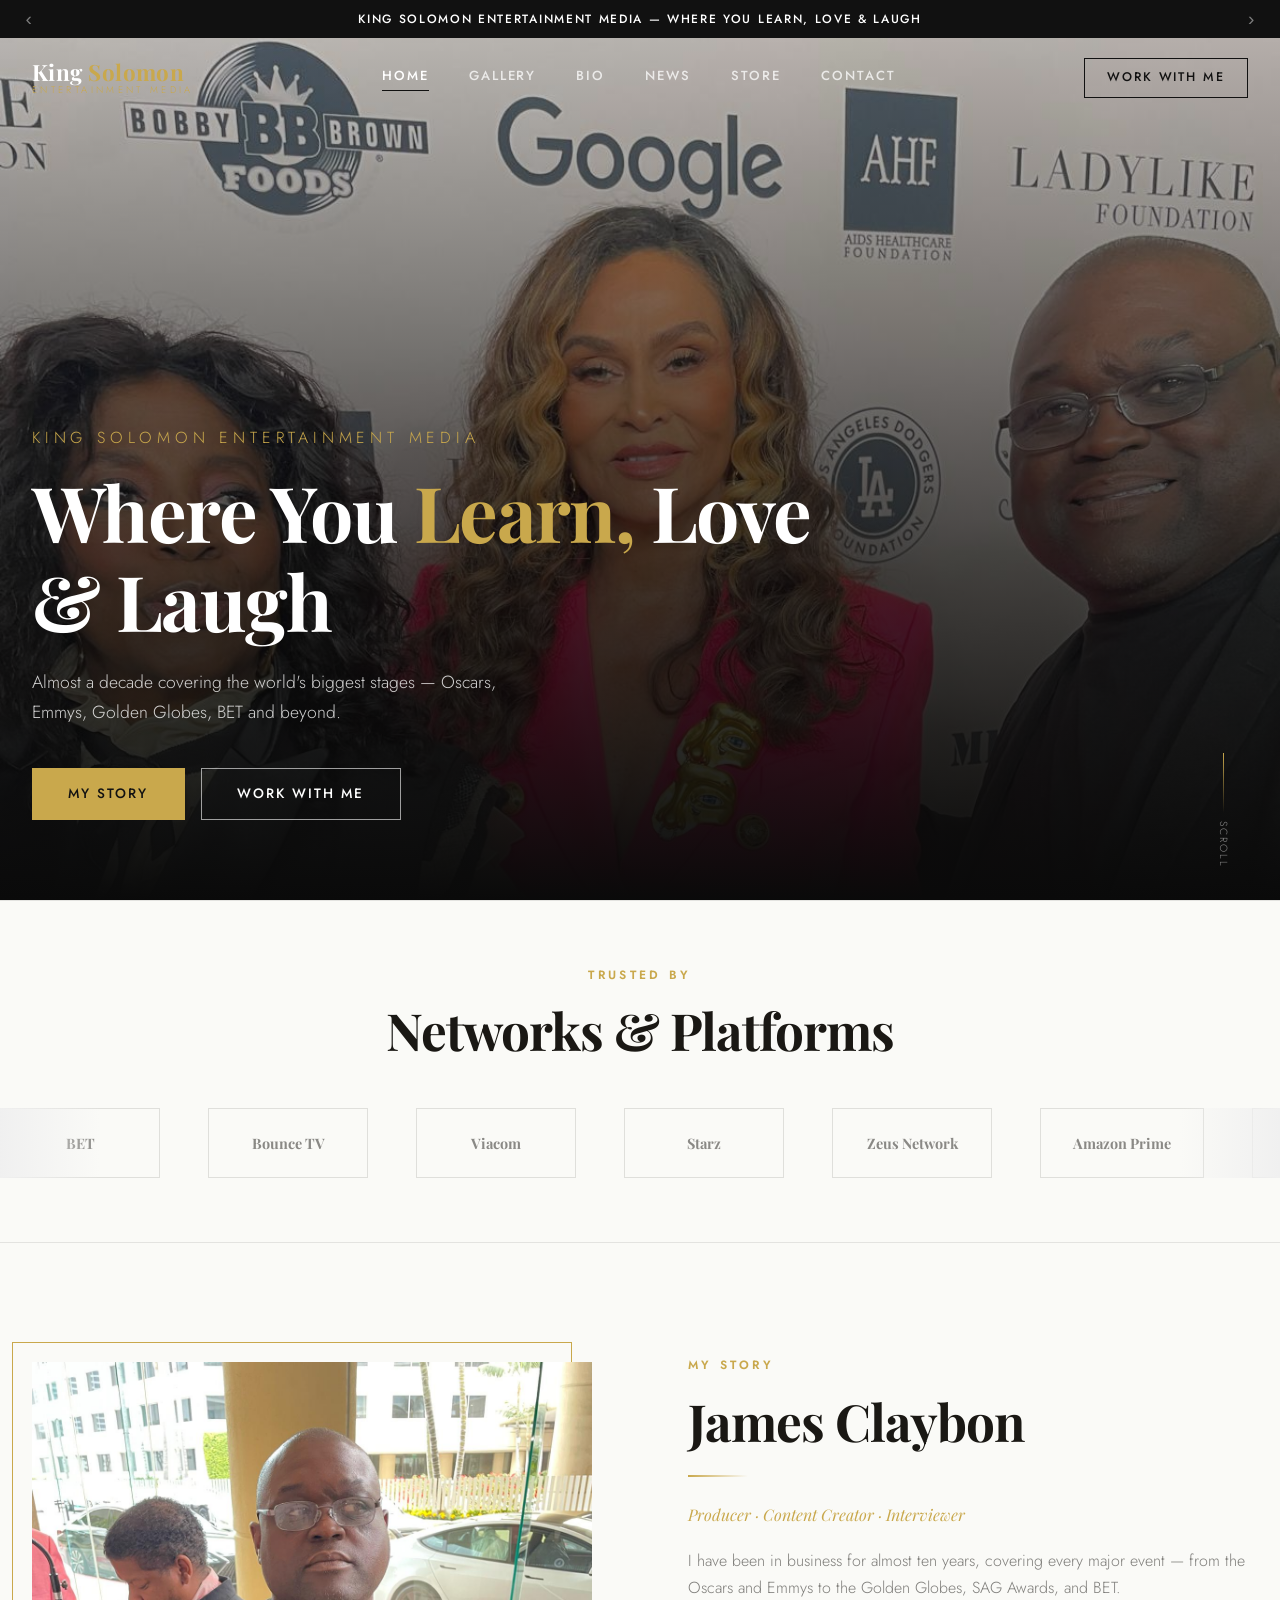
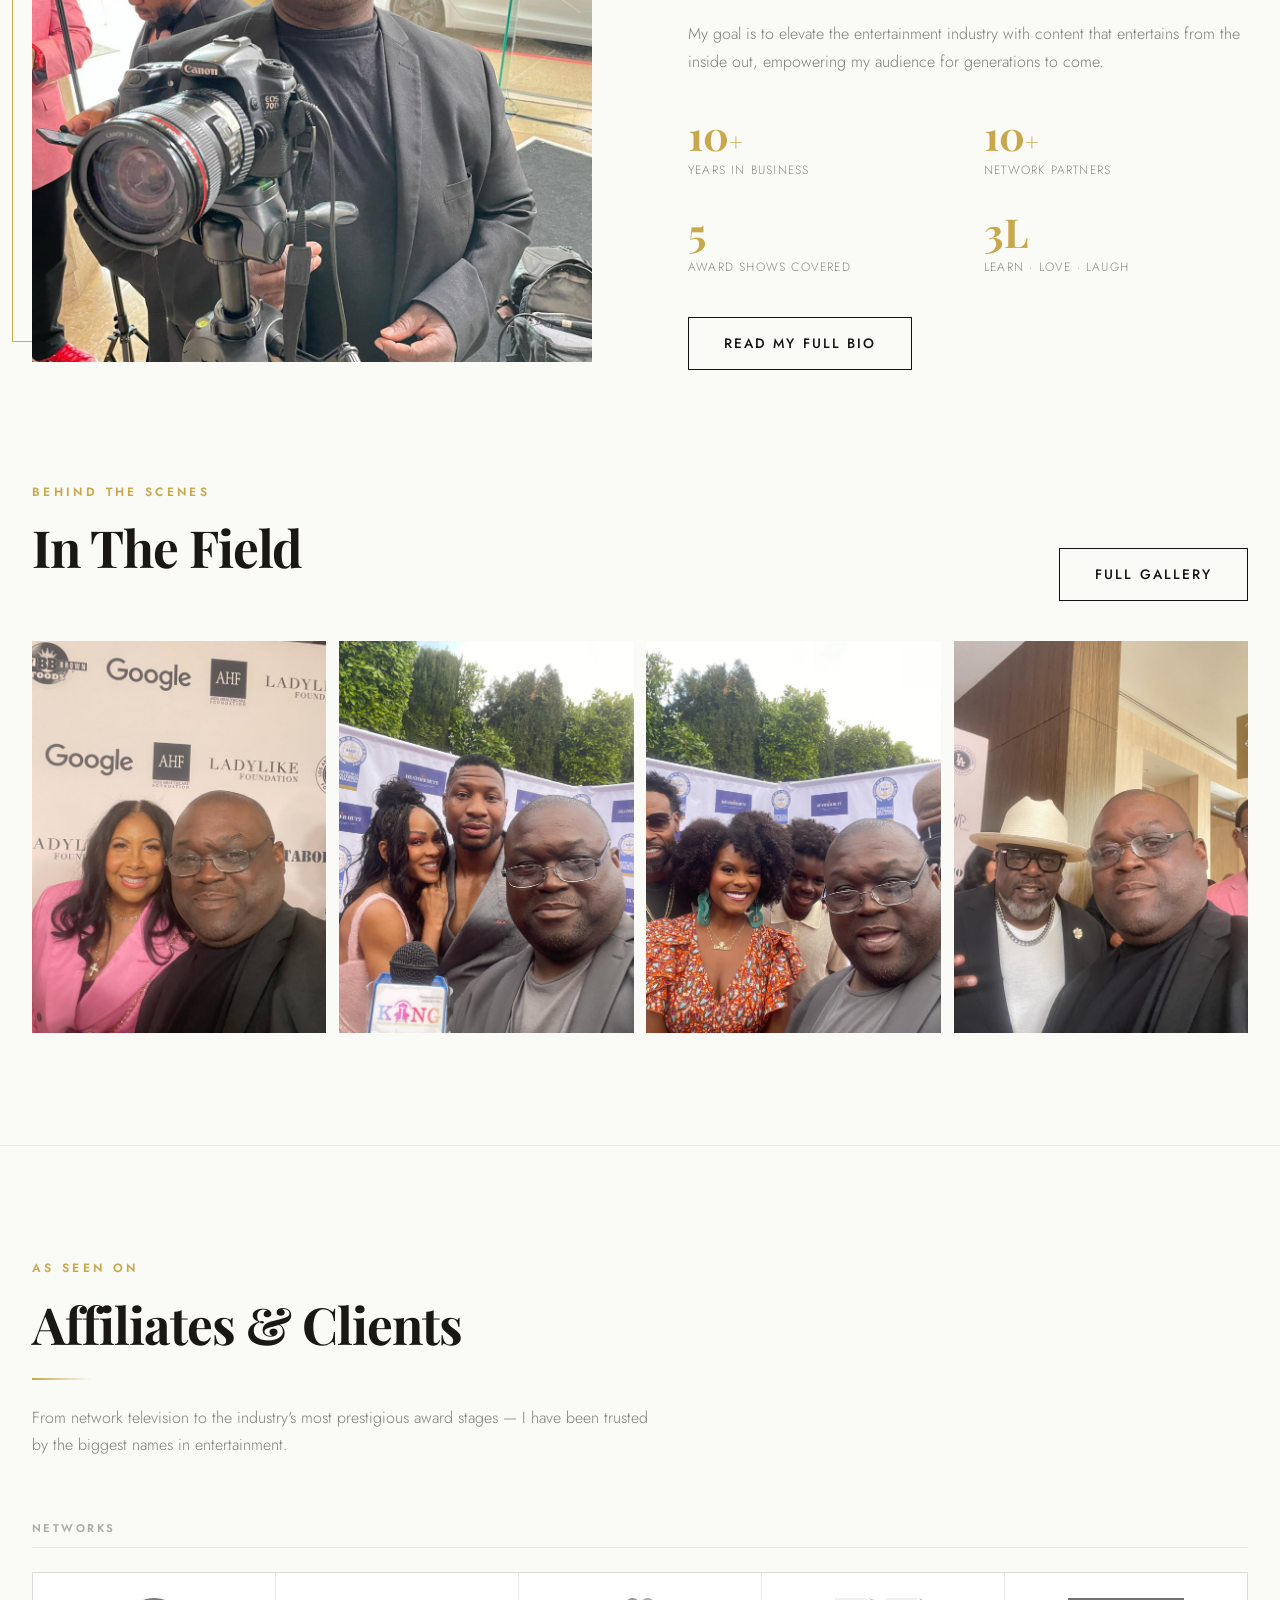
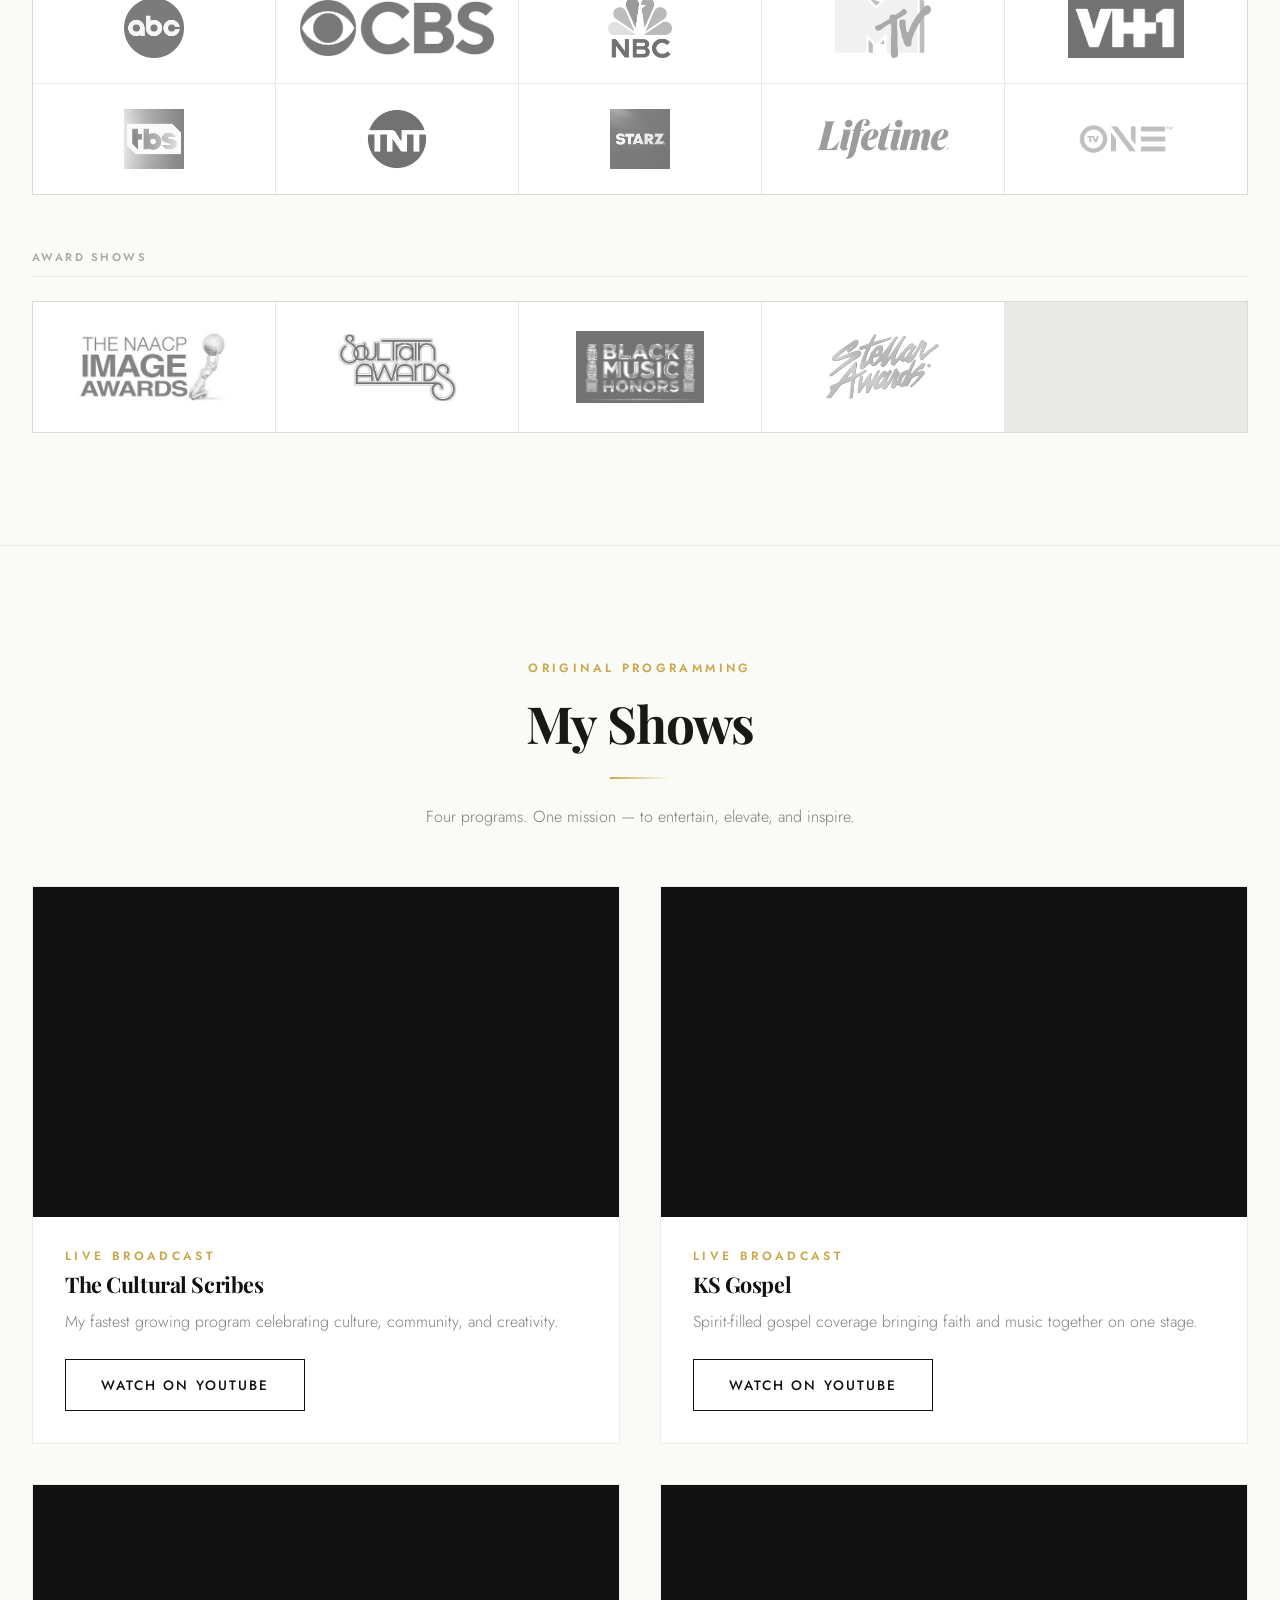
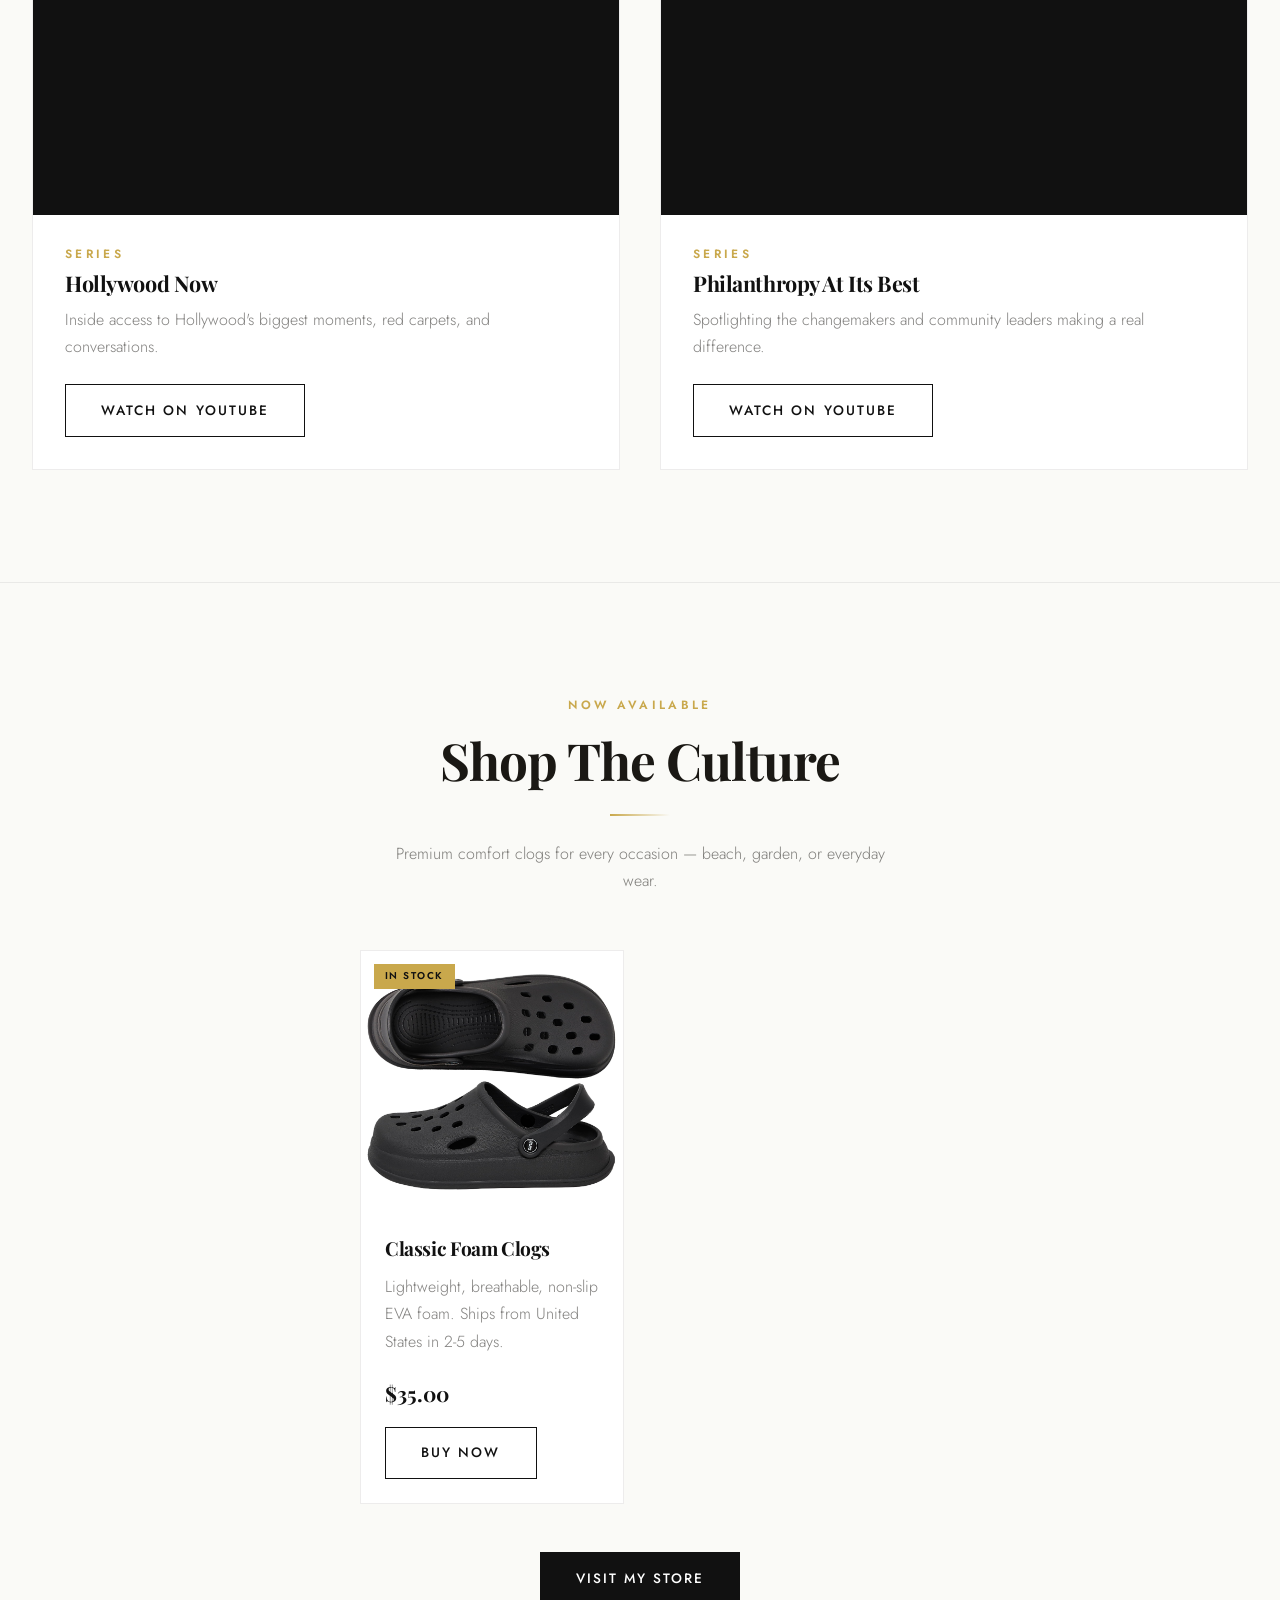
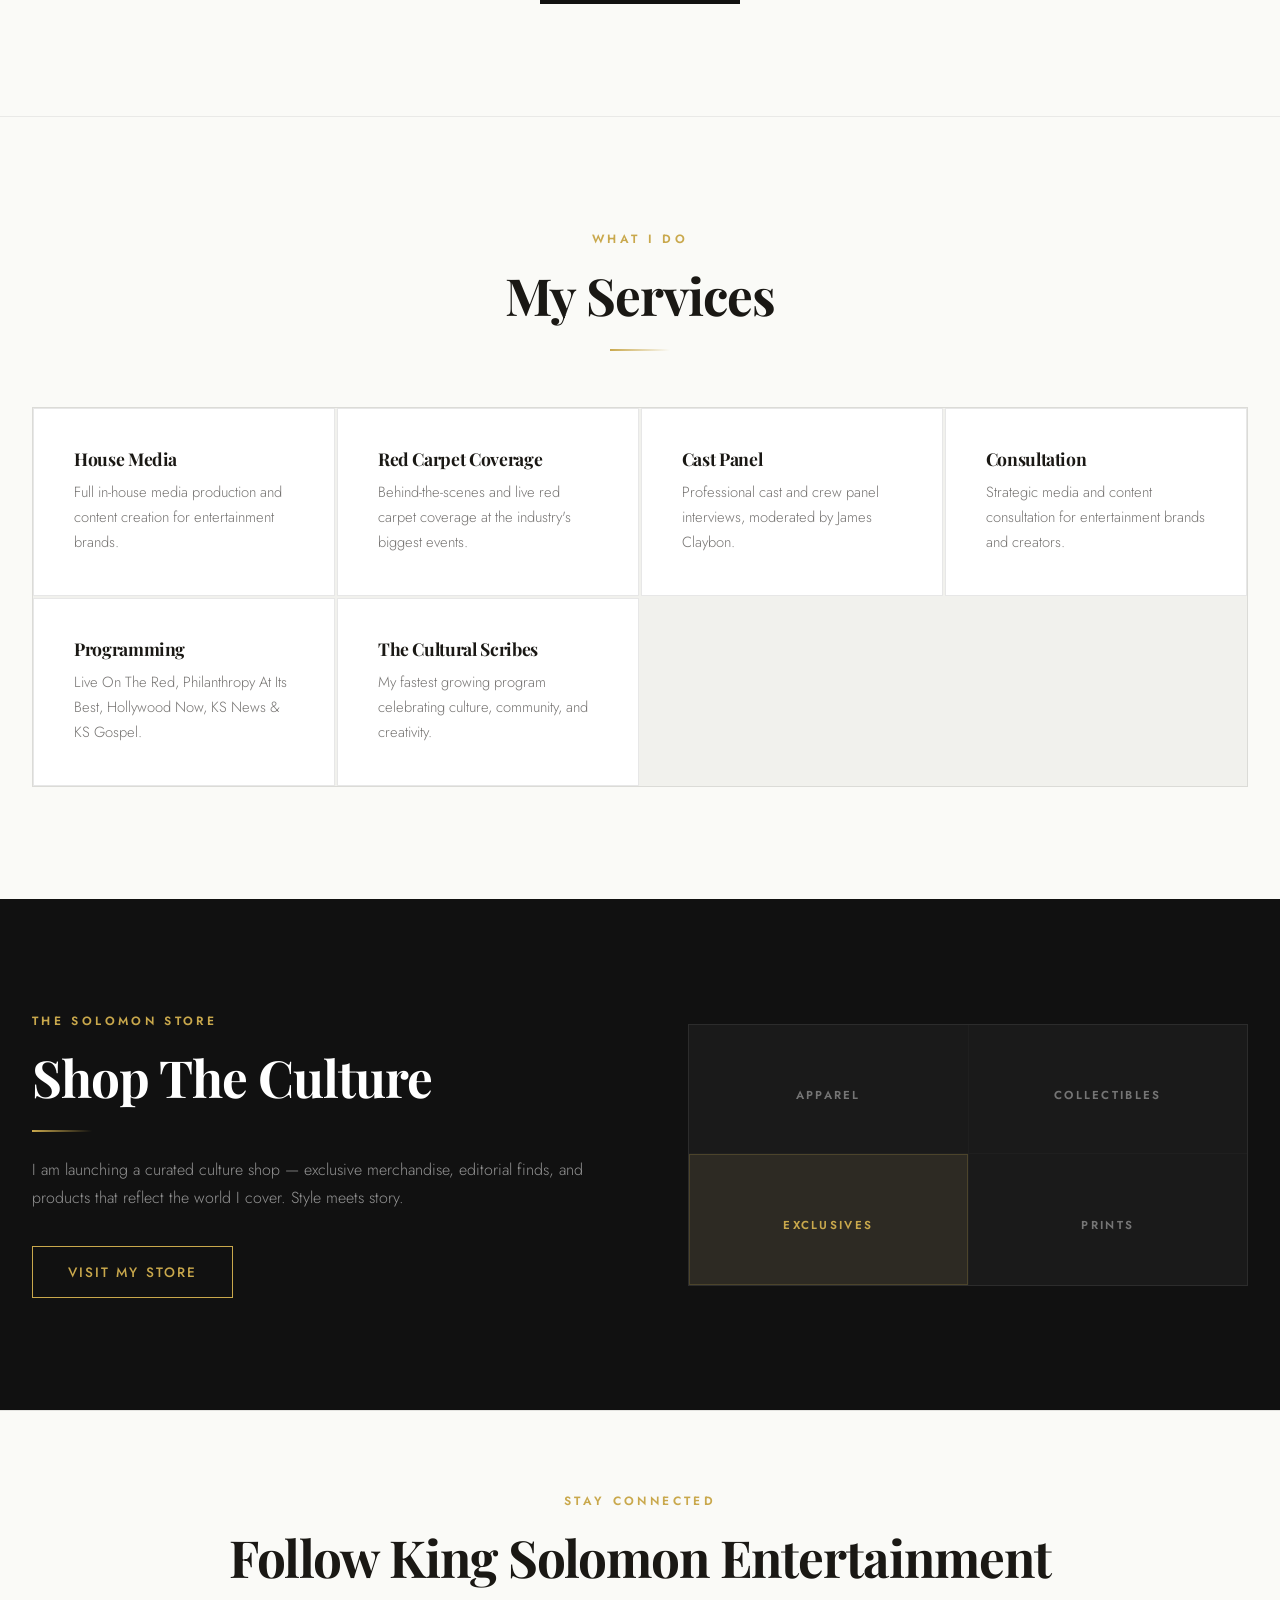
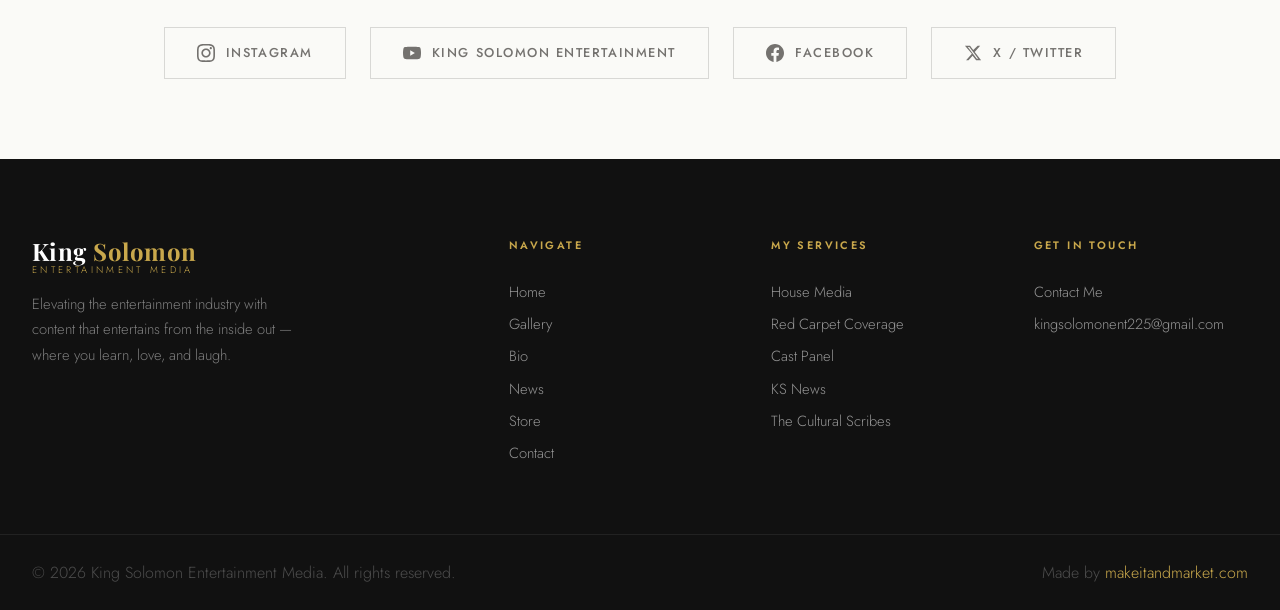
<file: index.html>
<!DOCTYPE html>
<html lang="en">
<head>
<meta charset="UTF-8">
<meta name="viewport" content="width=device-width, initial-scale=1.0">
<title>King Solomon Entertainment Media — Where You Learn, Love &amp; Laugh</title>
<link rel="icon" type="image/png" sizes="32x32" href="images/favicon-32.png">
<link rel="icon" type="image/svg+xml" href="images/favicon.svg">
<link rel="apple-touch-icon" href="images/favicon-180.png">
<meta name="description" content="King Solomon Entertainment Media — covering the Oscars, Emmys, Golden Globes, BET and beyond.">
<link rel="stylesheet" href="css/main.css">
</head>
<body class="home">

<!-- ANNOUNCEMENT BAR -->
<div class="ann-bar" id="annBar">
  <button class="ann-btn" id="annP">&#8249;</button>
  <div class="ann-body">
    <span class="ann-msg on">King Solomon Entertainment Media &mdash; Where You Learn, Love &amp; Laugh</span>
    <span class="ann-msg">Covering the Oscars &bull; Emmys &bull; Golden Globes &bull; BET</span>
    <span class="ann-msg">Booking: Red Carpet &bull; Cast Panel &bull; House Media — <a href="contact.html">Contact Me</a></span>
    <span class="ann-msg">BET &bull; HBO &bull; Netflix &bull; Starz &bull; Amazon Prime</span>
  </div>
  <button class="ann-btn" id="annN">&#8250;</button>
</div>

<!-- HEADER -->
<header id="site-header">
  <div class="header-inner">
    <a href="index.html" class="site-logo">
      <span class="logo-main">King <em>Solomon</em></span>
      <span class="logo-sub">Entertainment Media</span>
    </a>
    <nav class="main-nav">
      <a href="index.html" class="active">Home</a>
      <a href="gallery.html">Gallery</a>
      <a href="bio.html">Bio</a>
      <a href="news.html">News</a>
      <a href="https://store.kingsolomonentertainment.com" target="_blank">Store</a>
      <a href="contact.html">Contact</a>
    </nav>
    <div class="header-right">
      <a href="contact.html" class="btn header-cta-link" style="padding:0.5rem 1.4rem;font-size:0.78rem"><span>Work With Me</span></a>
      <button class="ham-btn" aria-label="Open menu"><span></span><span></span><span></span></button>
    </div>
  </div>
</header>

<!-- MOBILE NAV -->
<nav class="mob-nav">
  <button class="mob-close">&#10005;</button>
  <a href="index.html">Home</a>
  <a href="gallery.html">Gallery</a>
  <a href="bio.html">Bio</a>
  <a href="news.html">News</a>
  <a href="https://store.kingsolomonentertainment.com" target="_blank">Store</a>
  <a href="contact.html">Contact</a>
</nav>

<!-- HERO -->
<section class="hero">
  <div class="hero-video-wrap">
    <img src="images/james-ladylike.jpg" alt="King Solomon Entertainment Media"
         style="width:100%;height:100%;object-fit:cover;object-position:center top;">
  </div>
  <div class="hero-overlay"></div>
  <div class="hero-content">
    <p class="hero-eyebrow">King Solomon Entertainment Media</p>
    <h1>Where You <span class="gold">Learn,</span> Love &amp; Laugh</h1>
    <p class="hero-tagline">Almost a decade covering the world's biggest stages — Oscars, Emmys, Golden Globes, BET and beyond.</p>
    <div class="hero-actions">
      <a href="bio.html" class="btn btn-solid"><span>My Story</span></a>
      <a href="contact.html" class="btn"><span>Work With Me</span></a>
    </div>
  </div>
  <div class="scroll-indicator">
    <div class="scroll-line"></div>
    <span>Scroll</span>
  </div>
</section>

<!-- NETWORKS TICKER -->
<section class="logos-section">
  <div class="container">
    <div class="logos-header reveal">
      <span class="section-label">Trusted By</span>
      <h2 class="section-title">Networks &amp; Platforms</h2>
    </div>
  </div>
  <div class="logos-track-wrap">
    <div class="logos-track">
      <div class="logo-item"><span>BET</span></div>
      <div class="logo-item"><span>Bounce TV</span></div>
      <div class="logo-item"><span>Viacom</span></div>
      <div class="logo-item"><span>Starz</span></div>
      <div class="logo-item"><span>Zeus Network</span></div>
      <div class="logo-item"><span>Amazon Prime</span></div>
      <div class="logo-item"><span>HBO</span></div>
      <div class="logo-item"><span>Showtime</span></div>
      <div class="logo-item"><span>Fox</span></div>
      <div class="logo-item"><span>Netflix</span></div>
      <div class="logo-item"><span>ABC</span></div>
    </div>
  </div>
</section>

<!-- ABOUT / HOME BIO -->
<section class="section">
  <div class="container">
    <div class="home-about">
      <div class="home-about-image reveal">
        <img src="images/james-camera.jpg" alt="James Claybon"
             style="height:600px;object-fit:cover;object-position:center top;width:100%">
        <div class="image-frame"></div>
      </div>
      <div class="home-about-text reveal">
        <span class="section-label">My Story</span>
        <h2 class="section-title">James Claybon</h2>
        <div class="divider"></div>
        <p style="color:var(--gold);font-family:var(--font-display);font-size:1.05rem;font-style:italic;">Producer &middot; Content Creator &middot; Interviewer</p>
        <p>I have been in business for almost ten years, covering every major event — from the Oscars and Emmys to the Golden Globes, SAG Awards, and BET.</p>
        <p>My goal is to elevate the entertainment industry with content that entertains from the inside out, empowering my audience for generations to come.</p>
        <div class="stats">
          <div class="stat-item">
            <div class="stat-number">10<span style="font-size:1.5rem">+</span></div>
            <div class="stat-label">Years in Business</div>
          </div>
          <div class="stat-item">
            <div class="stat-number">10<span style="font-size:1.5rem">+</span></div>
            <div class="stat-label">Network Partners</div>
          </div>
          <div class="stat-item">
            <div class="stat-number">5</div>
            <div class="stat-label">Award Shows Covered</div>
          </div>
          <div class="stat-item">
            <div class="stat-number">3L</div>
            <div class="stat-label">Learn · Love · Laugh</div>
          </div>
        </div>
        <div style="margin-top:2.5rem">
          <a href="bio.html" class="btn"><span>Read My Full Bio</span></a>
        </div>
      </div>
    </div>
  </div>
</section>

<!-- GALLERY PREVIEW -->
<section class="section" style="padding-top:0">
  <div class="container">
<div class="section-head-row reveal">
  <div>
        <span class="section-label">Behind The Scenes</span>
        <h2 class="section-title">In The Field</h2>
      </div>
      <a href="gallery.html" class="btn"><span>Full Gallery</span></a>
    </div>
    <div style="display:grid;grid-template-columns:repeat(4,1fr);gap:0.8rem" class="reveal">
      <div class="gallery-item" style="aspect-ratio:4/3">
        <img src="images/james-naacp-1.jpg" alt="NAACP Event" style="width:100%;height:100%;object-fit:cover;object-position:top center">
        <div class="gallery-overlay">
          <svg xmlns="http://www.w3.org/2000/svg" width="28" height="28" fill="none" stroke="currentColor" stroke-width="2" viewBox="0 0 24 24"><path d="M15 3h6v6M9 21H3v-6M21 3l-7 7M3 21l7-7"/></svg>
        </div>
      </div>
      <div class="gallery-item" style="aspect-ratio:4/3">
        <img src="images/james-naacp-2.jpg" alt="Red Carpet" style="width:100%;height:100%;object-fit:cover;object-position:top center">
        <div class="gallery-overlay">
          <svg xmlns="http://www.w3.org/2000/svg" width="28" height="28" fill="none" stroke="currentColor" stroke-width="2" viewBox="0 0 24 24"><path d="M15 3h6v6M9 21H3v-6M21 3l-7 7M3 21l7-7"/></svg>
        </div>
      </div>
      <div class="gallery-item" style="aspect-ratio:4/3">
        <img src="images/james-bet.jpg" alt="BET Coverage" style="width:100%;height:100%;object-fit:cover;object-position:top center">
        <div class="gallery-overlay">
          <svg xmlns="http://www.w3.org/2000/svg" width="28" height="28" fill="none" stroke="currentColor" stroke-width="2" viewBox="0 0 24 24"><path d="M15 3h6v6M9 21H3v-6M21 3l-7 7M3 21l7-7"/></svg>
        </div>
      </div>
      <div class="gallery-item" style="aspect-ratio:4/3">
        <img src="images/james-naacp-4.jpg" alt="Event Coverage" style="width:100%;height:100%;object-fit:cover;object-position:top center">
        <div class="gallery-overlay">
          <svg xmlns="http://www.w3.org/2000/svg" width="28" height="28" fill="none" stroke="currentColor" stroke-width="2" viewBox="0 0 24 24"><path d="M15 3h6v6M9 21H3v-6M21 3l-7 7M3 21l7-7"/></svg>
        </div>
      </div>
    </div>
  </div>
</section>

<!-- AFFILIATES / CLIENTS -->
<section class="section affiliates-section">
  <div class="container">
    <div class="affiliates-header reveal">
      <span class="section-label">As Seen On</span>
      <h2 class="section-title">Affiliates &amp; Clients</h2>
      <div class="divider"></div>
    </div>
    <p class="affiliates-intro reveal">
      From network television to the industry's most prestigious award stages —
      I have been trusted by the biggest names in entertainment.
    </p>
    <div class="affiliates-group reveal">
      <h3 class="affiliates-group-label">Networks</h3>
      <div class="affiliates-grid">
        <div class="affiliate-tile"><img src="images/ABC.png" alt="ABC"></div>
        <div class="affiliate-tile"><img src="images/CBS.png" alt="CBS"></div>
        <div class="affiliate-tile"><img src="images/NBC.png" alt="NBC"></div>
        <div class="affiliate-tile"><img src="images/MTV.png" alt="MTV"></div>
        <div class="affiliate-tile"><img src="images/VH1.png" alt="VH1"></div>
        <div class="affiliate-tile"><img src="images/TBS.jfif" alt="TBS"></div>
        <div class="affiliate-tile"><img src="images/TNT.png" alt="TNT"></div>
        <div class="affiliate-tile"><img src="images/Starz.jfif" alt="Starz"></div>
        <div class="affiliate-tile"><img src="images/Lifetime.png" alt="Lifetime"></div>
        <div class="affiliate-tile"><img src="images/TVOne.png" alt="TV One"></div>
      </div>
    </div>
    <div class="affiliates-group reveal">
      <h3 class="affiliates-group-label">Award Shows</h3>
      <div class="affiliates-grid affiliates-grid--awards">
        <div class="affiliate-tile affiliate-tile--wide"><img src="images/NAACP_Image_Awards.png" alt="NAACP Image Awards"></div>
        <div class="affiliate-tile affiliate-tile--wide"><img src="images/Soul_Train_Awards.png" alt="Soul Train Awards"></div>
        <div class="affiliate-tile affiliate-tile--wide"><img src="images/Black_Music_Honors_Bounce_TV.png" alt="Black Music Honors"></div>
        <div class="affiliate-tile affiliate-tile--wide"><img src="images/Stellar_Awards.png" alt="Stellar Awards"></div>
      </div>
    </div>
  </div>
</section>

<!-- MY PROGRAMS -->
<section class="section programs-section">
  <div class="container">
    <div style="text-align:center;margin-bottom:3.5rem" class="reveal">
      <span class="section-label">Original Programming</span>
      <h2 class="section-title">My Shows</h2>
      <div class="divider divider-center"></div>
      <p style="max-width:560px;margin:0 auto;color:rgba(26,24,20,0.55);">Four programs. One mission — to entertain, elevate, and inspire.</p>
    </div>
    <div class="programs-grid reveal">
      <div class="program-card">
        <div class="program-embed-wrap">
          <iframe src="https://www.youtube-nocookie.com/embed/4sx9I-1iz9k?rel=0&modestbranding=1" title="The Cultural Scribes" frameborder="0" allow="accelerometer; autoplay; clipboard-write; encrypted-media; gyroscope; picture-in-picture" allowfullscreen loading="lazy"></iframe>
        </div>
        <div class="program-info">
          <span class="section-label" style="margin-bottom:0.4rem">Live Broadcast</span>
          <h3 class="program-title">The Cultural Scribes</h3>
          <p class="program-desc">My fastest growing program celebrating culture, community, and creativity.</p>
          <a href="https://www.youtube.com/live/4sx9I-1iz9k?si=OkXyKmDRqmvpuKg2" class="btn" target="_blank" rel="noopener"><span>Watch on YouTube</span></a>
        </div>
      </div>
      <div class="program-card">
        <div class="program-embed-wrap">
          <iframe src="https://www.youtube-nocookie.com/embed/XYLgXDWu2zI?rel=0&modestbranding=1" title="KS Gospel" frameborder="0" allow="accelerometer; autoplay; clipboard-write; encrypted-media; gyroscope; picture-in-picture" allowfullscreen loading="lazy"></iframe>
        </div>
        <div class="program-info">
          <span class="section-label" style="margin-bottom:0.4rem">Live Broadcast</span>
          <h3 class="program-title">KS Gospel</h3>
          <p class="program-desc">Spirit-filled gospel coverage bringing faith and music together on one stage.</p>
          <a href="https://www.youtube.com/live/XYLgXDWu2zI?si=98skt-ogsqoIorfz" class="btn" target="_blank" rel="noopener"><span>Watch on YouTube</span></a>
        </div>
      </div>
      <div class="program-card">
        <div class="program-embed-wrap">
          <iframe src="https://www.youtube-nocookie.com/embed/GLC2Xumh64Y?rel=0&modestbranding=1" title="Hollywood Now" frameborder="0" allow="accelerometer; autoplay; clipboard-write; encrypted-media; gyroscope; picture-in-picture" allowfullscreen loading="lazy"></iframe>
        </div>
        <div class="program-info">
          <span class="section-label" style="margin-bottom:0.4rem">Series</span>
          <h3 class="program-title">Hollywood Now</h3>
          <p class="program-desc">Inside access to Hollywood's biggest moments, red carpets, and conversations.</p>
          <a href="https://youtu.be/GLC2Xumh64Y?si=4ioigi5RS5B_LZ9o" class="btn" target="_blank" rel="noopener"><span>Watch on YouTube</span></a>
        </div>
      </div>
      <div class="program-card">
        <div class="program-embed-wrap">
          <iframe src="https://www.youtube-nocookie.com/embed/ky3jWFSqphw?rel=0&modestbranding=1" title="Philanthropy At Its Best" frameborder="0" allow="accelerometer; autoplay; clipboard-write; encrypted-media; gyroscope; picture-in-picture" allowfullscreen loading="lazy"></iframe>
        </div>
        <div class="program-info">
          <span class="section-label" style="margin-bottom:0.4rem">Series</span>
          <h3 class="program-title">Philanthropy At Its Best</h3>
          <p class="program-desc">Spotlighting the changemakers and community leaders making a real difference.</p>
          <a href="https://youtu.be/ky3jWFSqphw?si=Y47E1cwJcOB9lQKY" class="btn" target="_blank" rel="noopener"><span>Watch on YouTube</span></a>
        </div>
      </div>
    </div>
  </div>
</section>

<!-- PRODUCT SHOWCASE -->
<section class="section product-showcase-section">
  <div class="container">
    <div style="text-align:center;margin-bottom:3.5rem" class="reveal">
      <span class="section-label">Now Available</span>
      <h2 class="section-title">Shop The Culture</h2>
      <div class="divider divider-center"></div>
      <p style="max-width:500px;margin:0 auto;color:rgba(26,24,20,0.55);">
        Premium comfort clogs for every occasion — beach, garden, or everyday wear.
      </p>
    </div>
    <div class="product-showcase-grid reveal">
      <div class="product-showcase-card">
        <div class="product-showcase-img">
          <img src="images/clogs/clog-black.jpg" alt="Classic Foam Clogs Black">
          <div class="product-showcase-badge">In Stock</div>
        </div>
        <div class="product-showcase-info">
          <h3 class="product-showcase-name">Classic Foam Clogs</h3>
          <p class="product-showcase-desc">Lightweight, breathable, non-slip EVA foam. Ships from United States in 2-5 days.</p>
          <div class="product-showcase-footer">
            <span class="product-showcase-price">$35.00</span>
            <a href="https://store.kingsolomonentertainment.com" target="_blank" class="btn"><span>Buy Now</span></a>
          </div>
        </div>
      </div>
    </div>
    <div style="text-align:center;margin-top:3rem" class="reveal">
      <a href="https://store.kingsolomonentertainment.com" target="_blank" class="btn btn-solid"><span>Visit My Store</span></a>
    </div>
  </div>
</section>

<!-- SERVICES -->
<section class="section" style="background:var(--dark-2)">
  <div class="container">
    <div style="text-align:center;margin-bottom:3.5rem" class="reveal">
      <span class="section-label">What I Do</span>
      <h2 class="section-title">My Services</h2>
      <div class="divider divider-center"></div>
    </div>
    <div class="services-grid reveal">
      <div class="service-card"><div class="service-icon"></div><h3>House Media</h3><p>Full in-house media production and content creation for entertainment brands.</p></div>
      <div class="service-card"><div class="service-icon"></div><h3>Red Carpet Coverage</h3><p>Behind-the-scenes and live red carpet coverage at the industry's biggest events.</p></div>
      <div class="service-card"><div class="service-icon"></div><h3>Cast Panel</h3><p>Professional cast and crew panel interviews, moderated by James Claybon.</p></div>
      <div class="service-card"><div class="service-icon"></div><h3>Consultation</h3><p>Strategic media and content consultation for entertainment brands and creators.</p></div>
      <div class="service-card"><div class="service-icon"></div><h3>Programming</h3><p>Live On The Red, Philanthropy At Its Best, Hollywood Now, KS News &amp; KS Gospel.</p></div>
      <div class="service-card"><div class="service-icon"></div><h3>The Cultural Scribes</h3><p>My fastest growing program celebrating culture, community, and creativity.</p></div>
    </div>
  </div>
</section>

<!-- THE SOLOMON STORE TEASER -->
<section class="section store-teaser-section">
  <div class="container">
    <div class="store-teaser-inner reveal">
      <div class="store-teaser-text">
        <span class="section-label">The Solomon Store</span>
        <h2 class="section-title">Shop The Culture</h2>
        <div class="divider"></div>
        <p>I am launching a curated culture shop — exclusive merchandise, editorial finds, and products that reflect the world I cover. Style meets story.</p>
        <a href="https://store.kingsolomonentertainment.com" target="_blank" class="btn" style="margin-top:1rem"><span>Visit My Store</span></a>
      </div>
      <a href="https://store.kingsolomonentertainment.com" target="_blank" class="store-teaser-cards-link">
        <div class="store-teaser-cards">
          <div class="store-placeholder-card">
            <div class="store-placeholder-icon"></div>
            <span>Apparel</span>
          </div>
          <div class="store-placeholder-card">
            <div class="store-placeholder-icon"></div>
            <span>Collectibles</span>
          </div>
          <div class="store-placeholder-card store-placeholder-card--accent">
            <div class="store-placeholder-icon"></div>
            <span>Exclusives</span>
          </div>
          <div class="store-placeholder-card">
            <div class="store-placeholder-icon"></div>
            <span>Prints</span>
          </div>
        </div>
      </a>
    </div>
  </div>
</section>

<!-- SOCIAL LINKS -->
<section class="social-section">
  <div class="container">
    <span class="section-label reveal" style="display:block;text-align:center">Stay Connected</span>
    <h2 class="section-title reveal" style="text-align:center">Follow King Solomon Entertainment</h2>
    <div class="social-links reveal">
      <a href="#" class="social-link" target="_blank" rel="noopener">
        <svg viewBox="0 0 24 24" width="16" height="16" fill="currentColor"><path d="M12 2.163c3.204 0 3.584.012 4.85.07 3.252.148 4.771 1.691 4.919 4.919.058 1.265.069 1.645.069 4.849 0 3.205-.012 3.584-.069 4.849-.149 3.225-1.664 4.771-4.919 4.919-1.266.058-1.644.07-4.85.07-3.204 0-3.584-.012-4.849-.07-3.26-.149-4.771-1.699-4.919-4.92-.058-1.265-.07-1.644-.07-4.849 0-3.204.013-3.583.07-4.849.149-3.227 1.664-4.771 4.919-4.919 1.266-.057 1.645-.069 4.849-.069zm0-2.163c-3.259 0-3.667.014-4.947.072-4.358.2-6.78 2.618-6.98 6.98-.059 1.281-.073 1.689-.073 4.948 0 3.259.014 3.668.072 4.948.2 4.358 2.618 6.78 6.98 6.98 1.281.058 1.689.072 4.948.072 3.259 0 3.668-.014 4.948-.072 4.354-.2 6.782-2.618 6.979-6.98.059-1.28.073-1.689.073-4.948 0-3.259-.014-3.667-.072-4.947-.196-4.354-2.617-6.78-6.979-6.98-1.281-.059-1.69-.073-4.949-.073zm0 5.838c-3.403 0-6.162 2.759-6.162 6.162s2.759 6.163 6.162 6.163 6.162-2.759 6.162-6.163c0-3.403-2.759-6.162-6.162-6.162zm0 10.162c-2.209 0-4-1.79-4-4 0-2.209 1.791-4 4-4s4 1.791 4 4c0 2.21-1.791 4-4 4zm6.406-11.845c-.796 0-1.441.645-1.441 1.44s.645 1.44 1.441 1.44c.795 0 1.439-.645 1.439-1.44s-.644-1.44-1.439-1.44z"/></svg>
        Instagram
      </a>
      <a href="#" class="social-link" target="_blank" rel="noopener">
        <svg viewBox="0 0 24 24" width="16" height="16" fill="currentColor"><path d="M23.495 6.205a3.007 3.007 0 00-2.088-2.088c-1.87-.501-9.396-.501-9.396-.501s-7.507-.01-9.396.501A3.007 3.007 0 00.527 6.205 31.247 31.247 0 000 12.01a31.247 31.247 0 00.527 5.783 3.007 3.007 0 002.088 2.088c1.868.502 9.396.502 9.396.502s7.506 0 9.396-.502a3.007 3.007 0 002.088-2.088A31.247 31.247 0 0024 12.01a31.247 31.247 0 00-.505-5.805zM9.609 15.601V8.408l6.264 3.602z"/></svg>
        King Solomon Entertainment
      </a>
      <a href="#" class="social-link" target="_blank" rel="noopener">
        <svg viewBox="0 0 24 24" width="16" height="16" fill="currentColor"><path d="M24 12.073c0-6.627-5.373-12-12-12s-12 5.373-12 12c0 5.99 4.388 10.954 10.125 11.854v-8.385H7.078v-3.47h3.047V9.43c0-3.007 1.792-4.669 4.533-4.669 1.312 0 2.686.235 2.686.235v2.953H15.83c-1.491 0-1.956.925-1.956 1.874v2.25h3.328l-.532 3.47h-2.796v8.385C19.612 23.027 24 18.062 24 12.073z"/></svg>
        Facebook
      </a>
      <a href="#" class="social-link" target="_blank" rel="noopener">
        <svg viewBox="0 0 24 24" width="16" height="16" fill="currentColor"><path d="M18.244 2.25h3.308l-7.227 8.26 8.502 11.24H16.17l-4.714-6.231-5.401 6.231H2.746l7.73-8.835L1.254 2.25H8.08l4.253 5.622zm-1.161 17.52h1.833L7.084 4.126H5.117z"/></svg>
        X / Twitter
      </a>
    </div>
  </div>
</section>

<!-- FOOTER -->
<footer id="site-footer">
  <div class="footer-inner">
    <div class="footer-brand">
      <a href="index.html" class="site-logo">
        <span class="logo-main">King <em>Solomon</em></span>
        <span class="logo-sub">Entertainment Media</span>
      </a>
      <p class="footer-tagline">Elevating the entertainment industry with content that entertains from the inside out — where you learn, love, and laugh.</p>
    </div>
    <div class="footer-col">
      <h4 class="footer-heading">Navigate</h4>
      <ul class="footer-links">
        <li><a href="index.html">Home</a></li>
        <li><a href="gallery.html">Gallery</a></li>
        <li><a href="bio.html">Bio</a></li>
        <li><a href="news.html">News</a></li>
        <li><a href="https://store.kingsolomonentertainment.com" target="_blank">Store</a></li>
        <li><a href="contact.html">Contact</a></li>
      </ul>
    </div>
    <div class="footer-col">
      <h4 class="footer-heading">My Services</h4>
      <ul class="footer-links">
        <li><a href="bio.html">House Media</a></li>
        <li><a href="bio.html">Red Carpet Coverage</a></li>
        <li><a href="bio.html">Cast Panel</a></li>
        <li><a href="bio.html">KS News</a></li>
        <li><a href="bio.html">The Cultural Scribes</a></li>
      </ul>
    </div>
    <div class="footer-col">
      <h4 class="footer-heading">Get In Touch</h4>
      <ul class="footer-links">
        <li><a href="contact.html">Contact Me</a></li>
        <li><a href="mailto:kingsolomonent225@gmail.com" style="font-size:0.82rem;word-break:break-word">kingsolomonent225@gmail.com</a></li>
      </ul>
    </div>
  </div>
  <div class="footer-bottom">
    <p>&copy; 2026 King Solomon Entertainment Media. All rights reserved.</p>
    <p>Made by <a href="https://makeitandmarket.com" target="_blank">makeitandmarket.com</a></p>
  </div>
</footer>

<script src="js/main.js"></script>
</body>
</html>
</file>
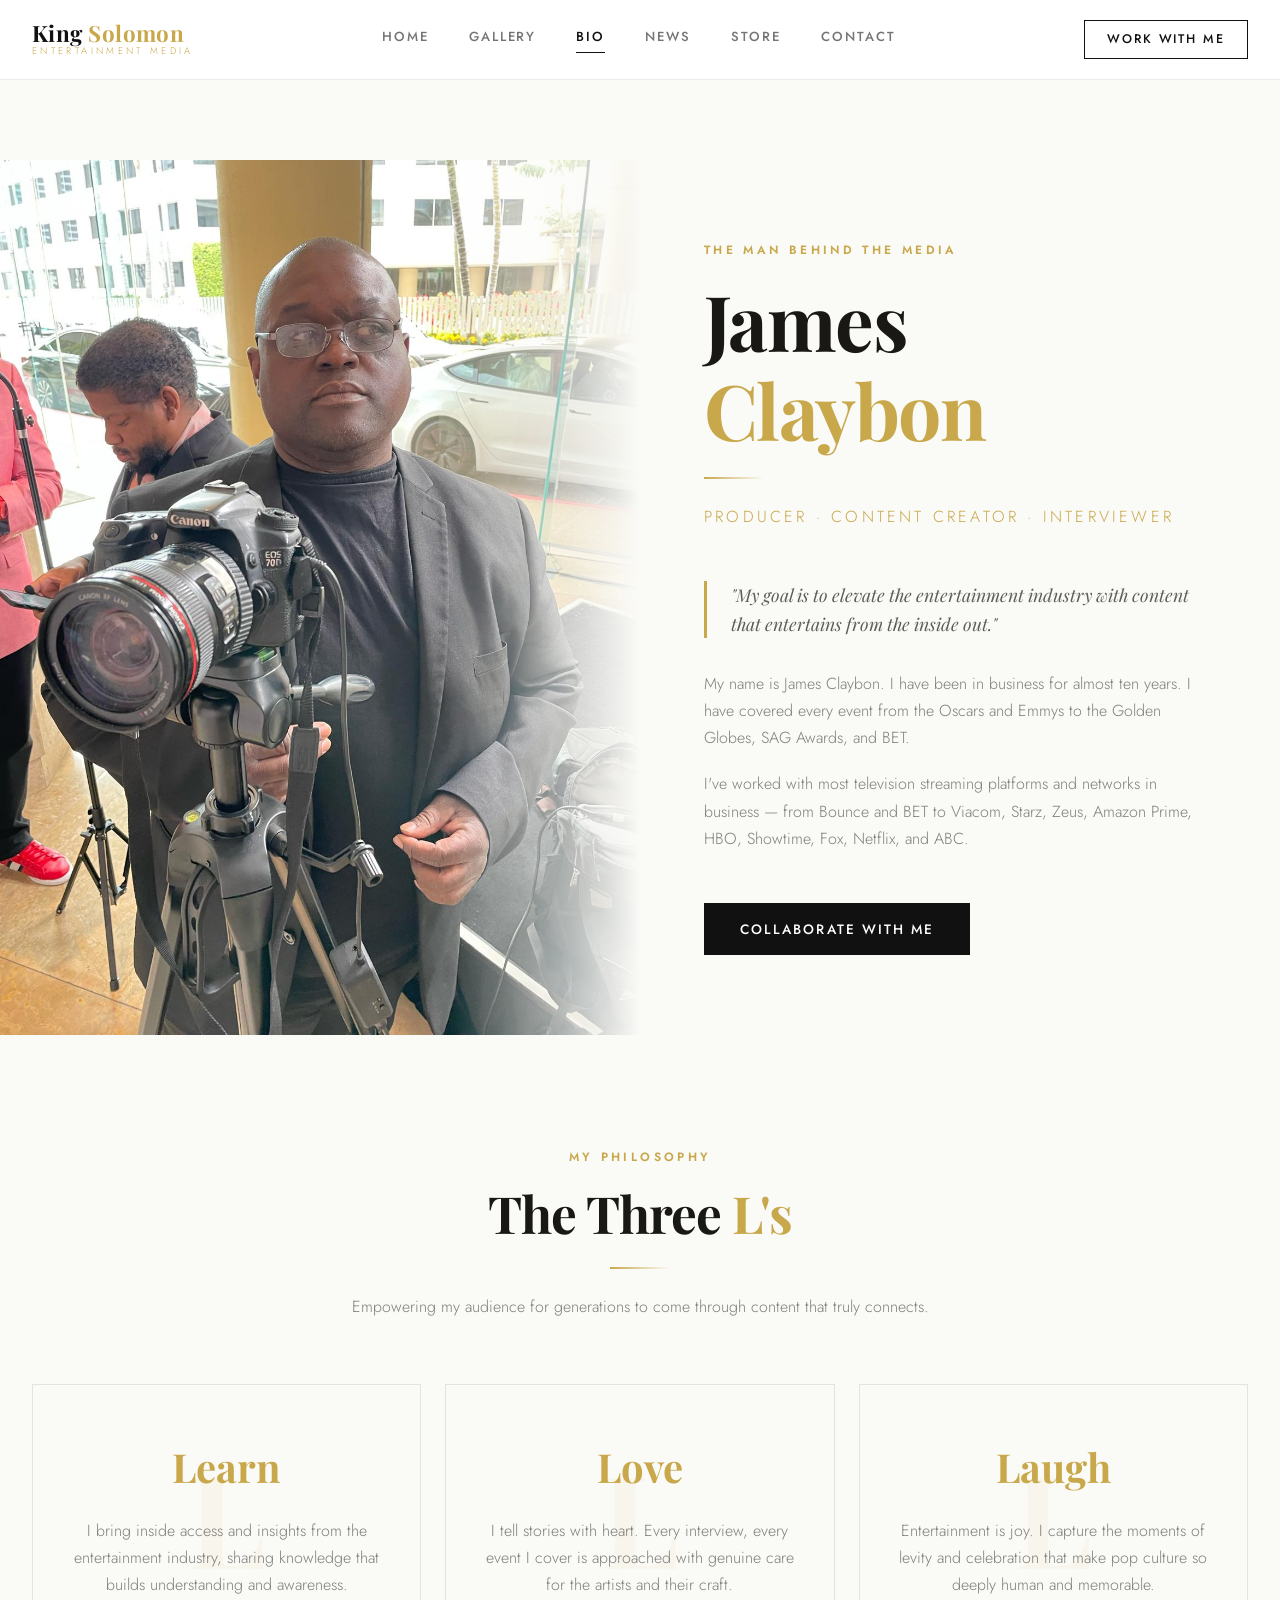
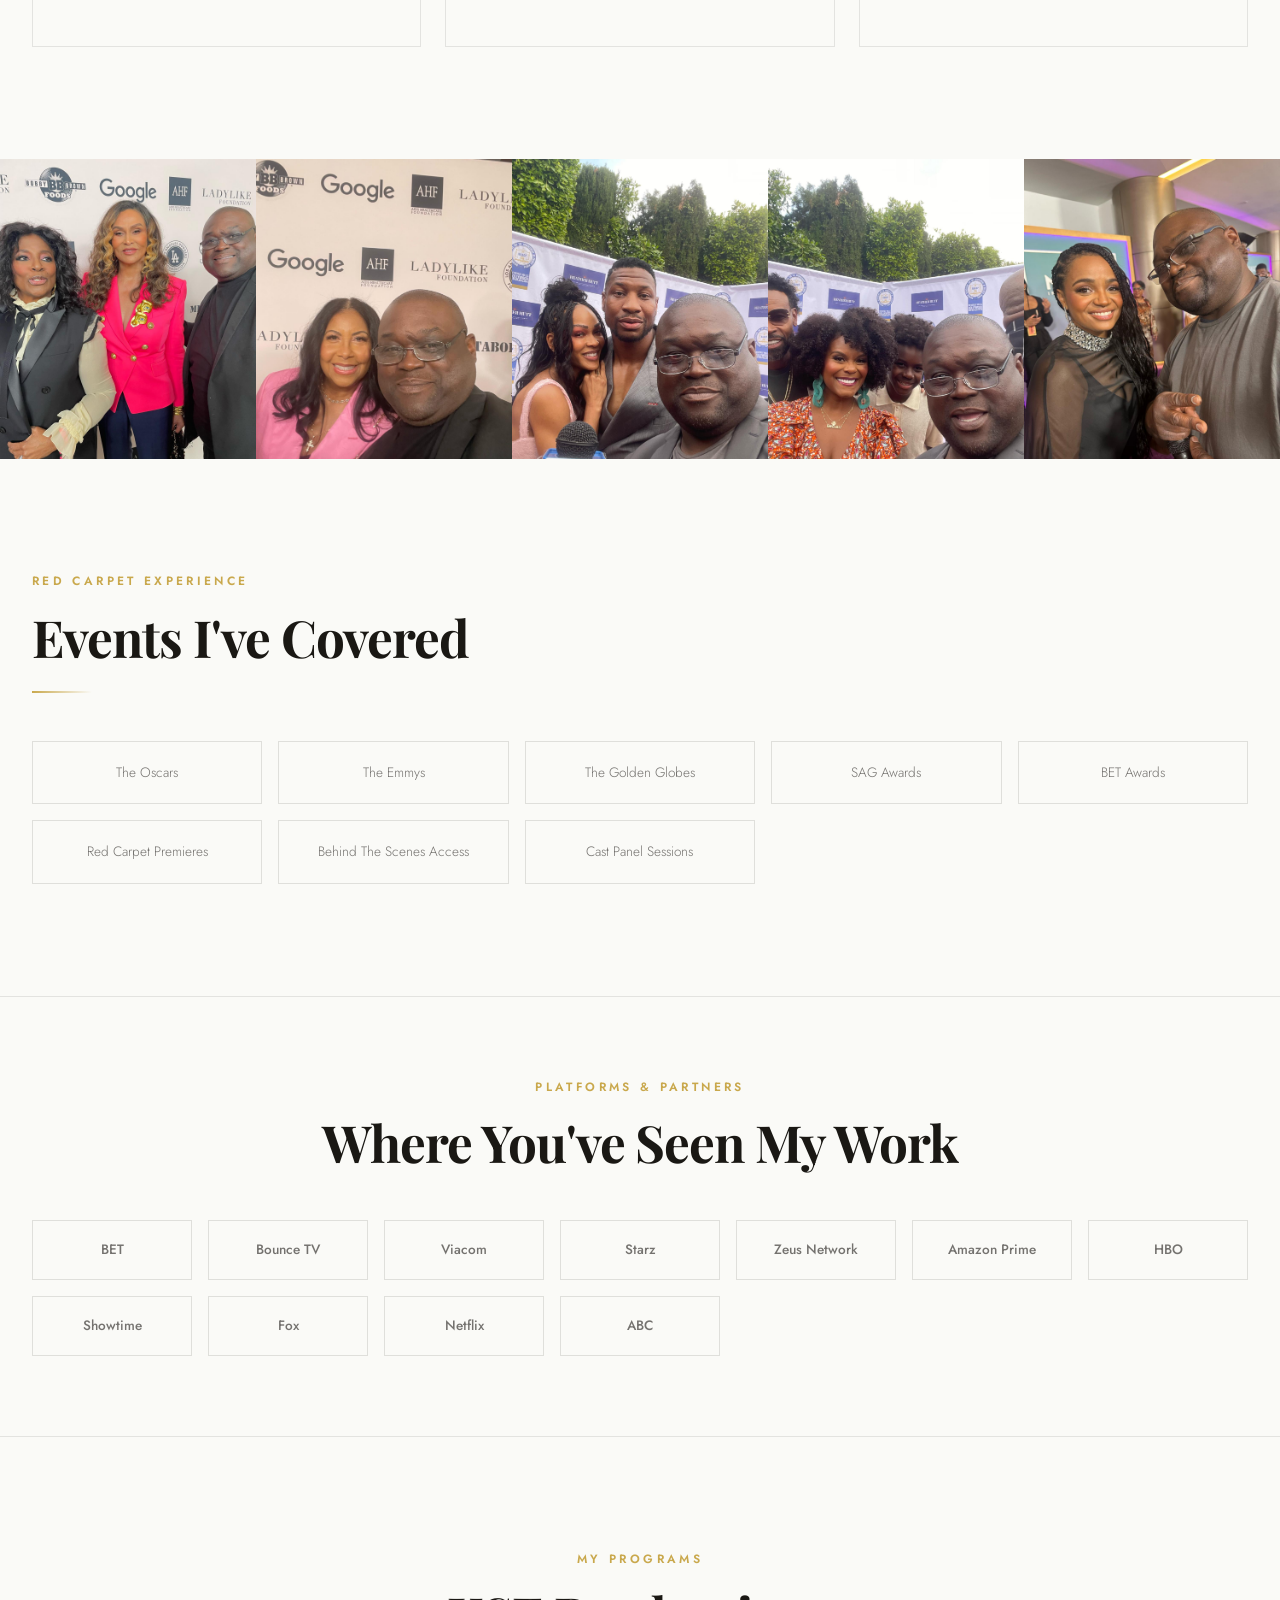
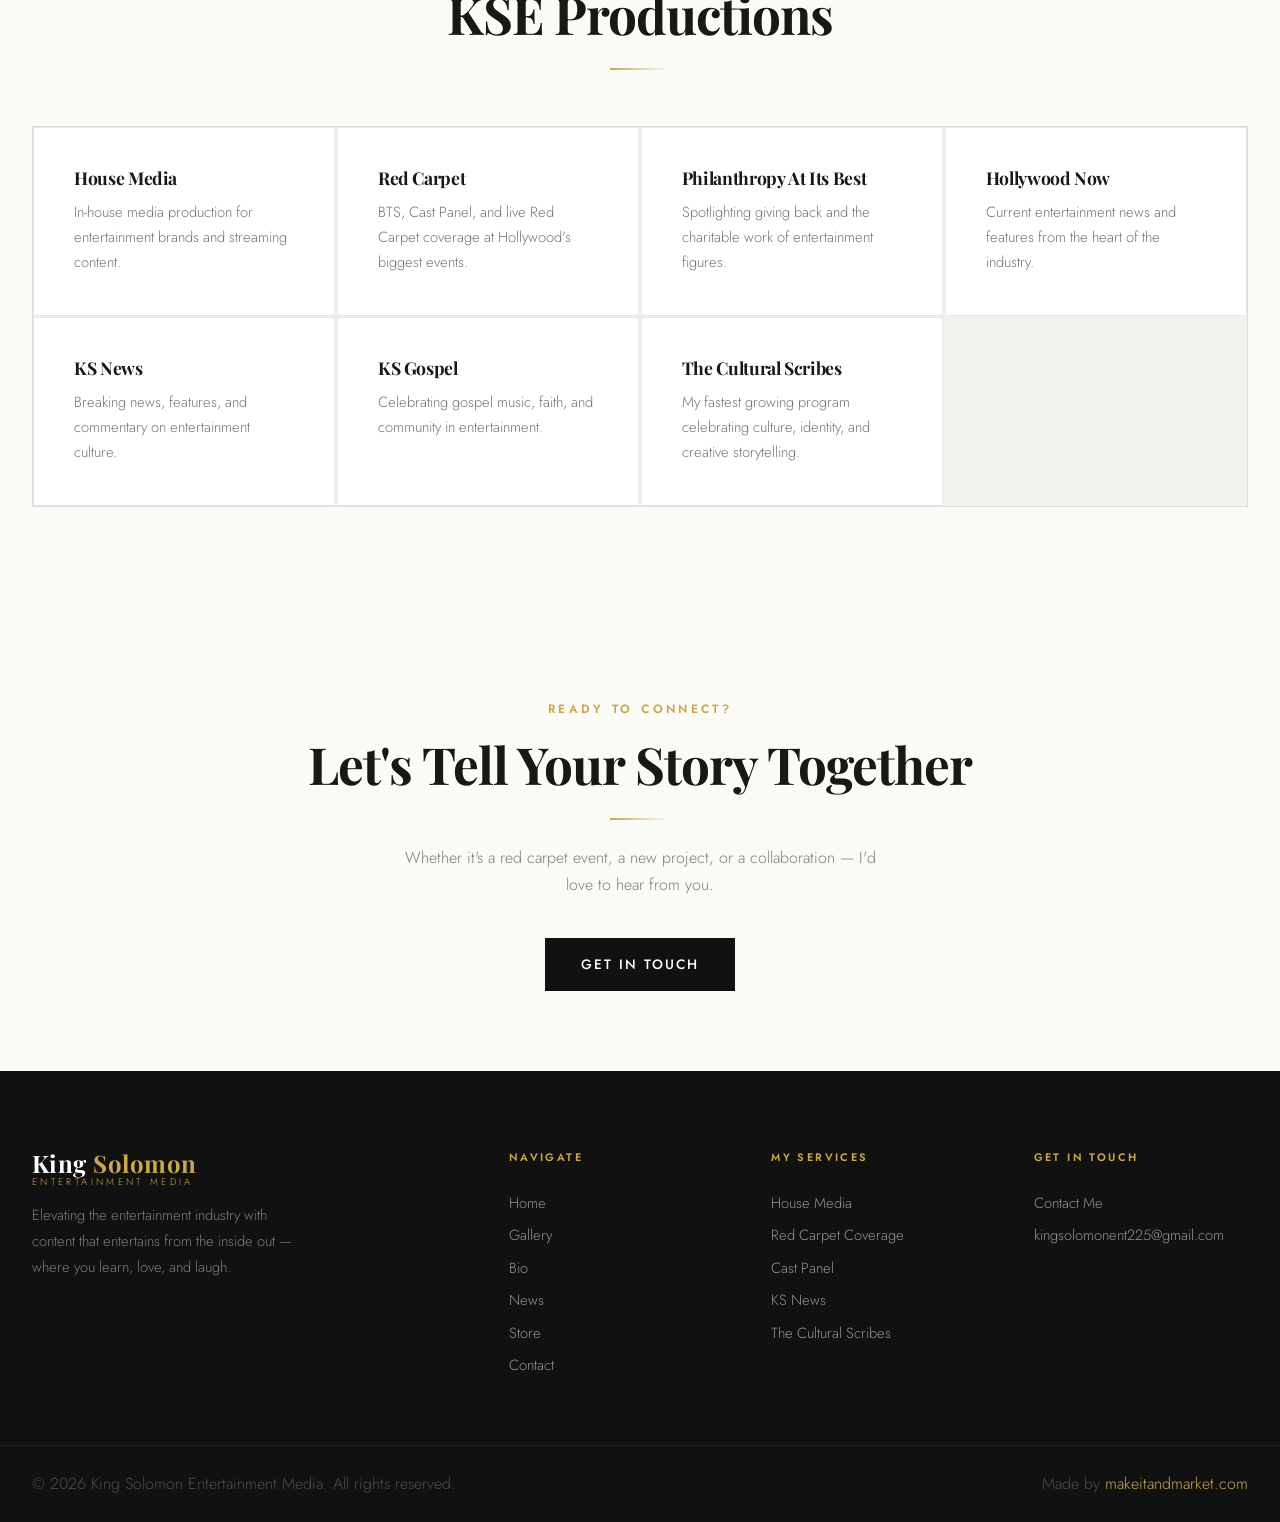
<file: bio.html>
<!DOCTYPE html>
<html lang="en">
<head>
<meta charset="UTF-8">
<meta name="viewport" content="width=device-width, initial-scale=1.0">
<title>Bio — King Solomon Entertainment Media</title>
<link rel="icon" type="image/png" sizes="32x32" href="images/favicon-32.png">
<link rel="icon" type="image/svg+xml" href="images/favicon.svg">
<link rel="apple-touch-icon" href="images/favicon-180.png">
<meta name="description" content="James Claybon — Producer, Content Creator, Interviewer. Almost a decade in entertainment media.">
<link rel="stylesheet" href="css/main.css">
</head>
<body>

<!-- HEADER -->
<header id="site-header" class="scrolled">
  <div class="header-inner">
    <a href="index.html" class="site-logo">
      <span class="logo-main">King <em>Solomon</em></span>
      <span class="logo-sub">Entertainment Media</span>
    </a>
    <nav class="main-nav">
      <a href="index.html">Home</a>
      <a href="gallery.html">Gallery</a>
      <a href="bio.html" class="active">Bio</a>
      <a href="news.html">News</a>
      <a href="https://store.kingsolomonentertainment.com" target="_blank">Store</a>
      <a href="contact.html">Contact</a>
    </nav>
    <div class="header-right">
      <a href="contact.html" class="btn header-cta-link" style="padding:0.5rem 1.4rem;font-size:0.78rem"><span>Work With Me</span></a>
      <button class="ham-btn" aria-label="Open menu"><span></span><span></span><span></span></button>
    </div>
  </div>
</header>

<nav class="mob-nav">
  <button class="mob-close">&#10005;</button>
  <a href="index.html">Home</a>
  <a href="gallery.html">Gallery</a>
  <a href="bio.html">Bio</a>
  <a href="news.html">News</a>
  <a href="https://store.kingsolomonentertainment.com" target="_blank">Store</a>
  <a href="contact.html">Contact</a>
</nav>

<div class="page-offset">

<!-- BIO HERO -->
<section class="bio-hero">
  <div class="bio-hero-image">
    <img src="images/james-camera.jpg" alt="James Claybon — King Solomon Entertainment">
  </div>
  <div class="bio-hero-text">
    <span class="section-label">The Man Behind The Media</span>
    <h1>James<br><span class="gold">Claybon</span></h1>
    <div class="divider"></div>
    <p style="font-size:0.8rem;letter-spacing:0.2em;text-transform:uppercase;color:var(--gold);font-family:var(--font-body);">Producer &middot; Content Creator &middot; Interviewer</p>
    <blockquote class="bio-quote">"My goal is to elevate the entertainment industry with content that entertains from the inside out."</blockquote>
    <p>My name is James Claybon. I have been in business for almost ten years. I have covered every event from the Oscars and Emmys to the Golden Globes, SAG Awards, and BET.</p>
    <p>I've worked with most television streaming platforms and networks in business — from Bounce and BET to Viacom, Starz, Zeus, Amazon Prime, HBO, Showtime, Fox, Netflix, and ABC.</p>
    <div style="margin-top:2rem">
      <a href="contact.html" class="btn btn-solid"><span>Collaborate With Me</span></a>
    </div>
  </div>
</section>

<!-- THREE L'S -->
<section class="section" style="background:var(--dark-2)">
  <div class="container">
    <div style="text-align:center;margin-bottom:4rem" class="reveal">
      <span class="section-label">My Philosophy</span>
      <h2 class="section-title">The Three <span class="gold">L's</span></h2>
      <div class="divider divider-center"></div>
      <p style="max-width:600px;margin:0 auto">Empowering my audience for generations to come through content that truly connects.</p>
    </div>
    <div style="display:grid;grid-template-columns:repeat(3,1fr);gap:1.5rem" class="reveal">
      <div style="text-align:center;padding:3rem 2rem;border:1px solid var(--white-faint);position:relative;overflow:hidden;background:var(--black)">
        <div style="font-family:var(--font-display);font-size:8rem;font-weight:700;color:rgba(201,168,76,0.06);position:absolute;top:50%;left:50%;transform:translate(-50%,-50%);line-height:1;pointer-events:none">L</div>
        <div style="position:relative;z-index:1">
          <div style="font-family:var(--font-display);font-size:2.5rem;color:var(--gold);font-weight:700;margin-bottom:1rem">Learn</div>
          <p style="font-size:0.9rem">I bring inside access and insights from the entertainment industry, sharing knowledge that builds understanding and awareness.</p>
        </div>
      </div>
      <div style="text-align:center;padding:3rem 2rem;border:1px solid var(--white-faint);position:relative;overflow:hidden;background:var(--black)">
        <div style="font-family:var(--font-display);font-size:8rem;font-weight:700;color:rgba(201,168,76,0.06);position:absolute;top:50%;left:50%;transform:translate(-50%,-50%);line-height:1;pointer-events:none">L</div>
        <div style="position:relative;z-index:1">
          <div style="font-family:var(--font-display);font-size:2.5rem;color:var(--gold);font-weight:700;margin-bottom:1rem">Love</div>
          <p style="font-size:0.9rem">I tell stories with heart. Every interview, every event I cover is approached with genuine care for the artists and their craft.</p>
        </div>
      </div>
      <div style="text-align:center;padding:3rem 2rem;border:1px solid var(--white-faint);position:relative;overflow:hidden;background:var(--black)">
        <div style="font-family:var(--font-display);font-size:8rem;font-weight:700;color:rgba(201,168,76,0.06);position:absolute;top:50%;left:50%;transform:translate(-50%,-50%);line-height:1;pointer-events:none">L</div>
        <div style="position:relative;z-index:1">
          <div style="font-family:var(--font-display);font-size:2.5rem;color:var(--gold);font-weight:700;margin-bottom:1rem">Laugh</div>
          <p style="font-size:0.9rem">Entertainment is joy. I capture the moments of levity and celebration that make pop culture so deeply human and memorable.</p>
        </div>
      </div>
    </div>
  </div>
</section>

<!-- PHOTO STRIP -->
<div class="photo-strip">
  <div><img src="images/james-ladylike.jpg" alt="KSE Event"></div>
  <div><img src="images/james-naacp-1.jpg" alt="NAACP Event"></div>
  <div><img src="images/james-naacp-2.jpg" alt="Red Carpet"></div>
  <div><img src="images/james-bet.jpg" alt="BET Coverage"></div>
  <div><img src="images/james-naacp-3.jpg" alt="Event Coverage"></div>
</div>

<!-- EVENTS COVERED -->
<section class="section">
  <div class="container">
    <div class="reveal">
      <span class="section-label">Red Carpet Experience</span>
      <h2 class="section-title">Events I've Covered</h2>
      <div class="divider"></div>
    </div>
    <div class="events-grid reveal">
      <div class="event-badge">The Oscars</div>
      <div class="event-badge">The Emmys</div>
      <div class="event-badge">The Golden Globes</div>
      <div class="event-badge">SAG Awards</div>
      <div class="event-badge">BET Awards</div>
      <div class="event-badge">Red Carpet Premieres</div>
      <div class="event-badge">Behind The Scenes Access</div>
      <div class="event-badge">Cast Panel Sessions</div>
    </div>
  </div>
</section>

<!-- NETWORKS -->
<section class="networks-section">
  <div class="container">
    <div class="reveal" style="text-align:center;margin-bottom:2rem">
      <span class="section-label">Platforms &amp; Partners</span>
      <h2 class="section-title">Where You've Seen My Work</h2>
    </div>
    <div class="networks-grid reveal">
      <div class="network-badge">BET</div>
      <div class="network-badge">Bounce TV</div>
      <div class="network-badge">Viacom</div>
      <div class="network-badge">Starz</div>
      <div class="network-badge">Zeus Network</div>
      <div class="network-badge">Amazon Prime</div>
      <div class="network-badge">HBO</div>
      <div class="network-badge">Showtime</div>
      <div class="network-badge">Fox</div>
      <div class="network-badge">Netflix</div>
      <div class="network-badge">ABC</div>
    </div>
  </div>
</section>

<!-- KSE PRODUCTIONS -->
<section class="section">
  <div class="container">
    <div class="reveal" style="text-align:center;margin-bottom:3.5rem">
      <span class="section-label">My Programs</span>
      <h2 class="section-title">KSE Productions</h2>
      <div class="divider divider-center"></div>
    </div>
    <div class="services-grid reveal">
      <div class="service-card"><div class="service-icon"></div><h3>House Media</h3><p>In-house media production for entertainment brands and streaming content.</p></div>
      <div class="service-card"><div class="service-icon"></div><h3>Red Carpet</h3><p>BTS, Cast Panel, and live Red Carpet coverage at Hollywood's biggest events.</p></div>
      <div class="service-card"><div class="service-icon"></div><h3>Philanthropy At Its Best</h3><p>Spotlighting giving back and the charitable work of entertainment figures.</p></div>
      <div class="service-card"><div class="service-icon"></div><h3>Hollywood Now</h3><p>Current entertainment news and features from the heart of the industry.</p></div>
      <div class="service-card"><div class="service-icon"></div><h3>KS News</h3><p>Breaking news, features, and commentary on entertainment culture.</p></div>
      <div class="service-card"><div class="service-icon"></div><h3>KS Gospel</h3><p>Celebrating gospel music, faith, and community in entertainment.</p></div>
      <div class="service-card"><div class="service-icon"></div><h3>The Cultural Scribes</h3><p>My fastest growing program celebrating culture, identity, and creative storytelling.</p></div>
    </div>
  </div>
</section>

<!-- CTA BANNER -->
<section style="background:var(--dark-2);padding:5rem 0;text-align:center">
  <div class="container reveal">
    <span class="section-label">Ready to Connect?</span>
    <h2 class="section-title" style="margin-bottom:1.5rem">Let's Tell Your Story Together</h2>
    <div class="divider divider-center"></div>
    <p style="max-width:500px;margin:0 auto 2.5rem">Whether it's a red carpet event, a new project, or a collaboration — I'd love to hear from you.</p>
    <a href="contact.html" class="btn btn-solid"><span>Get In Touch</span></a>
  </div>
</section>

</div>

<!-- FOOTER -->
<footer id="site-footer">
  <div class="footer-inner">
    <div class="footer-brand">
      <a href="index.html" class="site-logo">
        <span class="logo-main">King <em>Solomon</em></span>
        <span class="logo-sub">Entertainment Media</span>
      </a>
      <p class="footer-tagline">Elevating the entertainment industry with content that entertains from the inside out — where you learn, love, and laugh.</p>
    </div>
    <div class="footer-col">
      <h4 class="footer-heading">Navigate</h4>
      <ul class="footer-links">
        <li><a href="index.html">Home</a></li>
        <li><a href="gallery.html">Gallery</a></li>
        <li><a href="bio.html">Bio</a></li>
        <li><a href="news.html">News</a></li>
        <li><a href="https://store.kingsolomonentertainment.com" target="_blank">Store</a></li>
        <li><a href="contact.html">Contact</a></li>
      </ul>
    </div>
    <div class="footer-col">
      <h4 class="footer-heading">My Services</h4>
      <ul class="footer-links">
        <li><a href="bio.html">House Media</a></li>
        <li><a href="bio.html">Red Carpet Coverage</a></li>
        <li><a href="bio.html">Cast Panel</a></li>
        <li><a href="bio.html">KS News</a></li>
        <li><a href="bio.html">The Cultural Scribes</a></li>
      </ul>
    </div>
    <div class="footer-col">
      <h4 class="footer-heading">Get In Touch</h4>
      <ul class="footer-links">
        <li><a href="contact.html">Contact Me</a></li>
        <li><a href="mailto:kingsolomonent225@gmail.com" style="font-size:0.82rem;word-break:break-word">kingsolomonent225@gmail.com</a></li>
      </ul>
    </div>
  </div>
  <div class="footer-bottom">
    <p>&copy; 2026 King Solomon Entertainment Media. All rights reserved.</p>
    <p>Made by <a href="https://makeitandmarket.com" target="_blank">makeitandmarket.com</a></p>
  </div>
</footer>

<script src="js/main.js"></script>
</body>
</html>
</file>
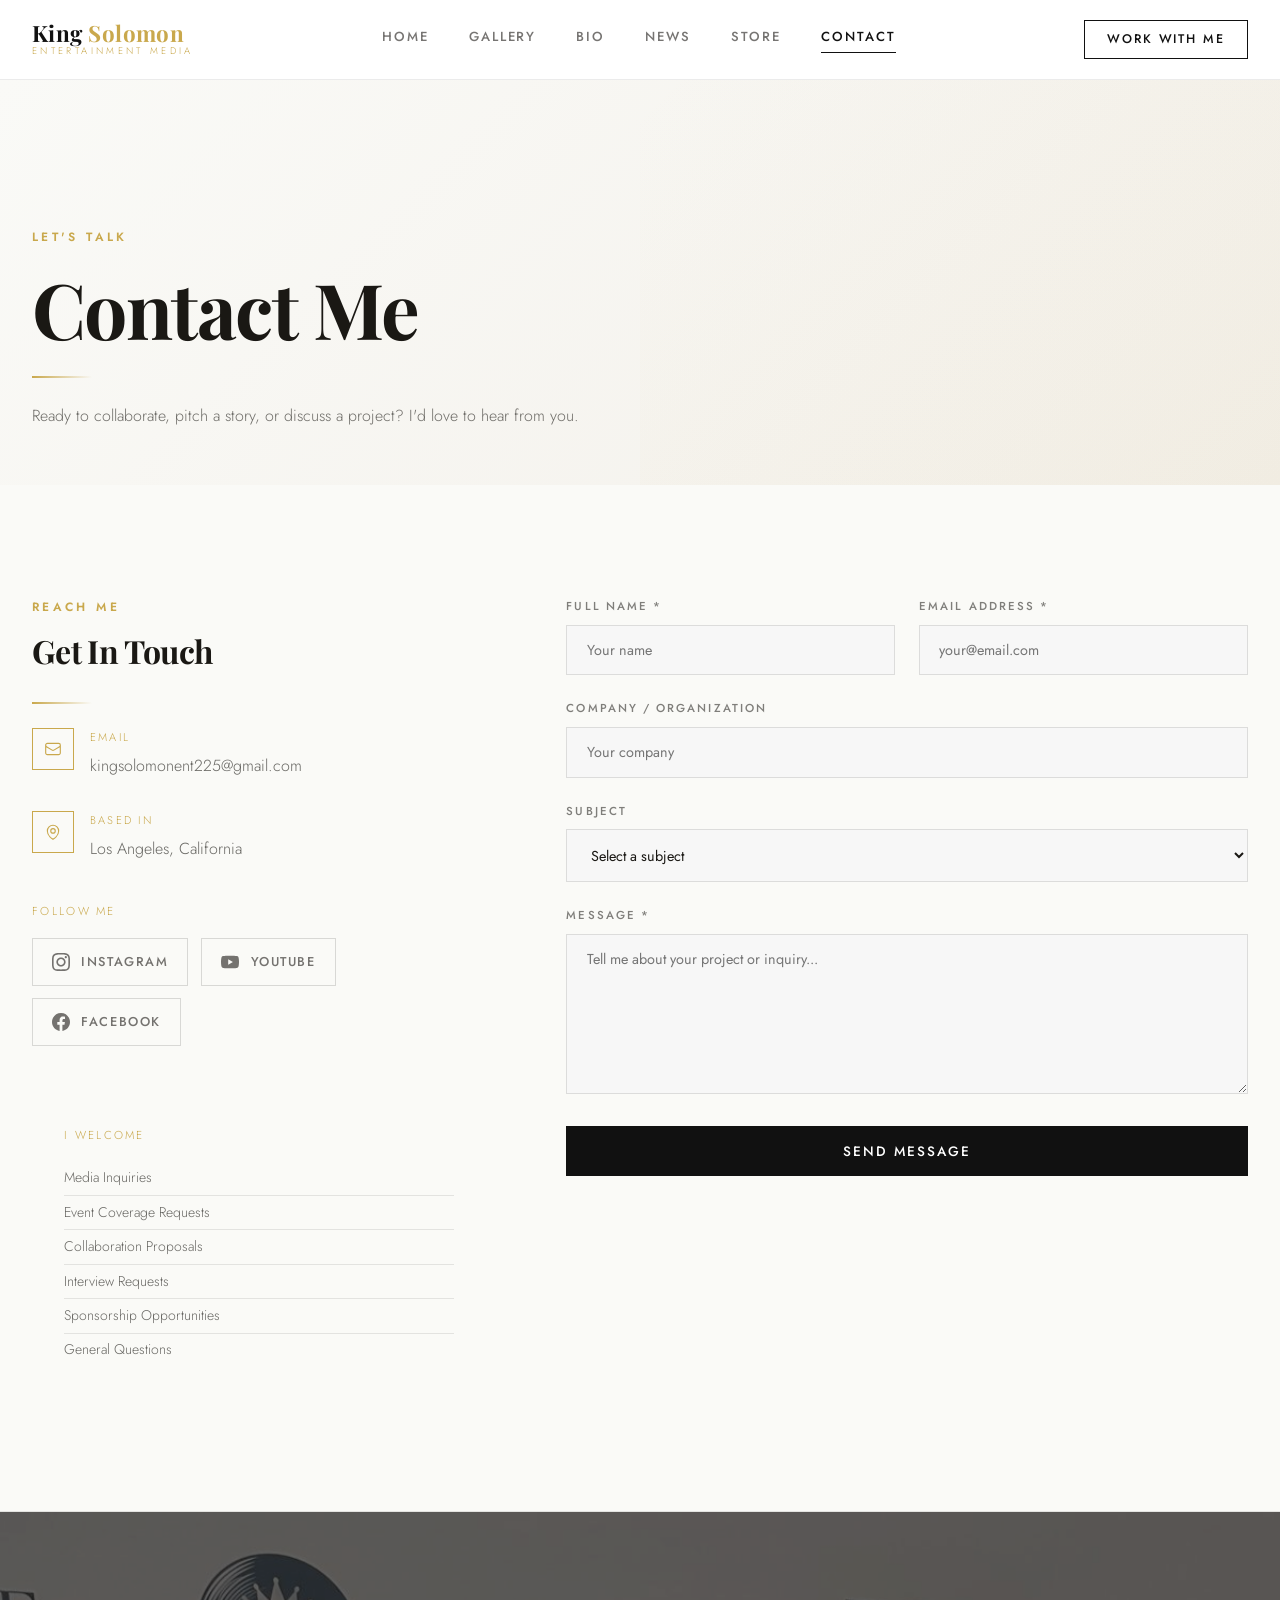
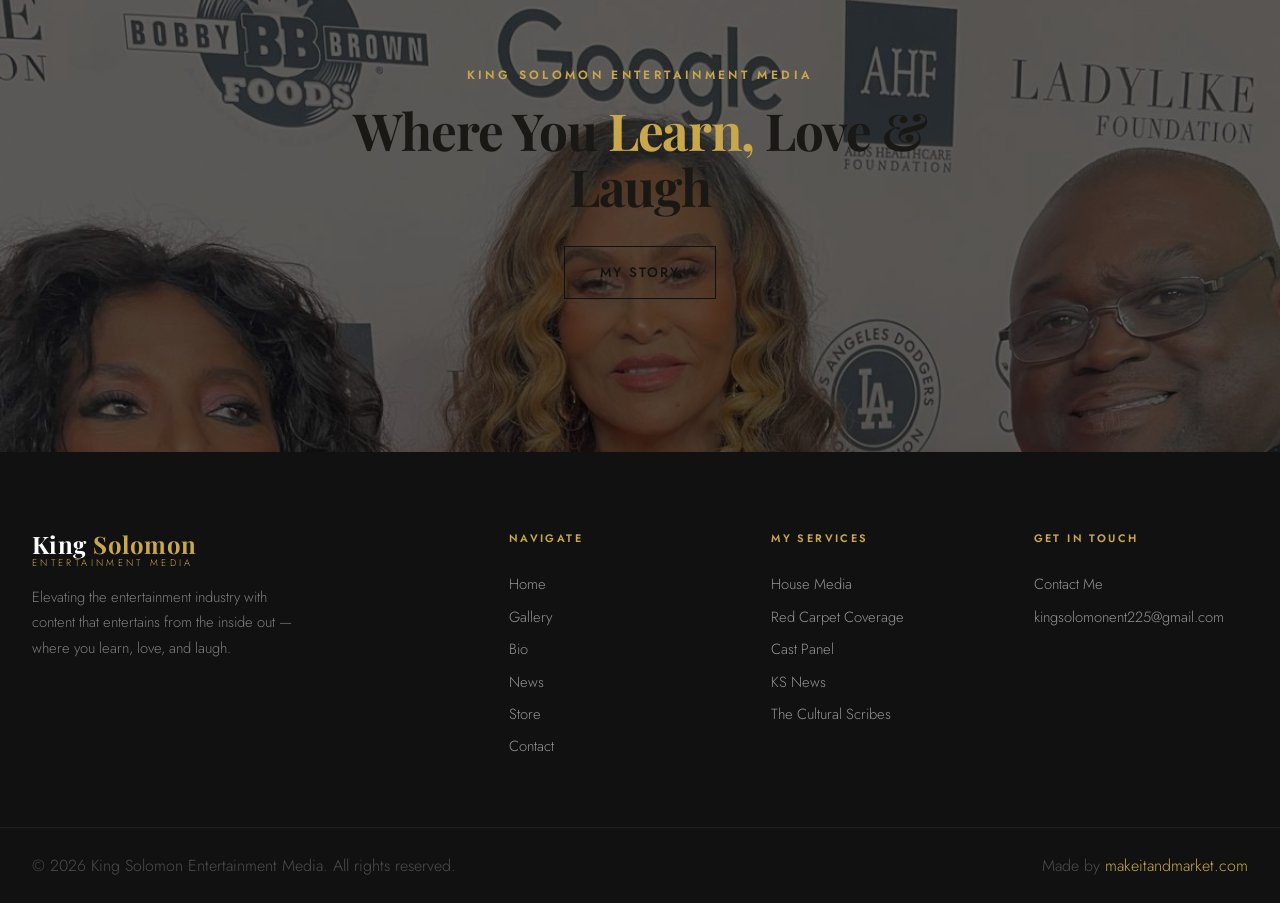
<file: contact.html>
<!DOCTYPE html>
<html lang="en">
<head>
<meta charset="UTF-8">
<meta name="viewport" content="width=device-width, initial-scale=1.0">
<title>Contact — King Solomon Entertainment Media</title>
<link rel="icon" type="image/png" sizes="32x32" href="images/favicon-32.png">
<link rel="icon" type="image/svg+xml" href="images/favicon.svg">
<link rel="apple-touch-icon" href="images/favicon-180.png">
<link rel="stylesheet" href="css/main.css">
</head>
<body>

<header id="site-header" class="scrolled">
  <div class="header-inner">
    <a href="index.html" class="site-logo"><span class="logo-main">King <em>Solomon</em></span><span class="logo-sub">Entertainment Media</span></a>
    <nav class="main-nav">
      <a href="index.html">Home</a>
      <a href="gallery.html">Gallery</a>
      <a href="bio.html">Bio</a>
      <a href="news.html">News</a>
      <a href="https://store.kingsolomonentertainment.com" target="_blank">Store</a>
      <a href="contact.html" class="active">Contact</a>
    </nav>
    <div class="header-right">
      <a href="contact.html" class="btn header-cta-link" style="padding:0.5rem 1.4rem;font-size:0.78rem"><span>Work With Me</span></a>
      <button class="ham-btn" aria-label="Open menu"><span></span><span></span><span></span></button>
    </div>
  </div>
</header>

<nav class="mob-nav">
  <button class="mob-close">&#10005;</button>
  <a href="index.html">Home</a>
  <a href="gallery.html">Gallery</a>
  <a href="bio.html">Bio</a>
  <a href="news.html">News</a>
  <a href="https://store.kingsolomonentertainment.com" target="_blank">Store</a>
  <a href="contact.html">Contact</a>
</nav>

<div class="page-offset">

<!-- PAGE HERO -->
<section class="page-hero">
  <div class="page-hero-bg"></div>
  <div class="page-hero-accent"></div>
  <div class="page-hero-content">
    <span class="section-label">Let's Talk</span>
    <h1>Contact Me</h1>
    <div class="divider"></div>
    <p>Ready to collaborate, pitch a story, or discuss a project? I'd love to hear from you.</p>
  </div>
</section>

<!-- CONTACT SECTION -->
<section class="section">
  <div class="container">
    <div class="contact-grid">

      <!-- INFO COLUMN -->
      <div class="reveal">
        <span class="section-label">Reach Me</span>
        <h2 class="section-title" style="font-size:2rem;margin-bottom:2rem">Get In Touch</h2>
        <div class="divider"></div>

        <div class="contact-info-item">
          <div class="contact-icon">
            <svg xmlns="http://www.w3.org/2000/svg" fill="none" viewBox="0 0 24 24" stroke="currentColor" stroke-width="1.5" width="18" height="18"><path stroke-linecap="round" stroke-linejoin="round" d="M21.75 6.75v10.5a2.25 2.25 0 01-2.25 2.25h-15a2.25 2.25 0 01-2.25-2.25V6.75m19.5 0A2.25 2.25 0 0019.5 4.5h-15a2.25 2.25 0 00-2.25 2.25m19.5 0v.243a2.25 2.25 0 01-1.07 1.916l-7.5 4.615a2.25 2.25 0 01-2.36 0L3.32 8.91a2.25 2.25 0 01-1.07-1.916V6.75"/></svg>
          </div>
          <div>
            <div class="contact-label">Email</div>
            <div class="contact-value"><a href="mailto:kingsolomonent225@gmail.com" style="color:inherit;transition:color 0.2s" onmouseover="this.style.color='var(--gold)'" onmouseout="this.style.color='inherit'">kingsolomonent225@gmail.com</a></div>
          </div>
        </div>

        <div class="contact-info-item">
          <div class="contact-icon">
            <svg xmlns="http://www.w3.org/2000/svg" fill="none" viewBox="0 0 24 24" stroke="currentColor" stroke-width="1.5" width="18" height="18"><path stroke-linecap="round" stroke-linejoin="round" d="M15 10.5a3 3 0 11-6 0 3 3 0 016 0z"/><path stroke-linecap="round" stroke-linejoin="round" d="M19.5 10.5c0 7.142-7.5 11.25-7.5 11.25S4.5 17.642 4.5 10.5a7.5 7.5 0 1115 0z"/></svg>
          </div>
          <div>
            <div class="contact-label">Based In</div>
            <div class="contact-value">Los Angeles, California</div>
          </div>
        </div>

        <!-- Social links -->
        <div style="margin-top:2.5rem">
          <div class="contact-label" style="color:var(--gold);font-size:0.72rem;letter-spacing:0.2em;text-transform:uppercase;margin-bottom:1rem">Follow Me</div>
          <div style="display:flex;gap:0.8rem;flex-wrap:wrap">
            <a href="#" class="social-link" style="padding:0.75rem 1.2rem">
              <svg viewBox="0 0 24 24" width="15" height="15" fill="currentColor"><path d="M12 2.163c3.204 0 3.584.012 4.85.07 3.252.148 4.771 1.691 4.919 4.919.058 1.265.069 1.645.069 4.849 0 3.205-.012 3.584-.069 4.849-.149 3.225-1.664 4.771-4.919 4.919-1.266.058-1.644.07-4.85.07-3.204 0-3.584-.012-4.849-.07-3.26-.149-4.771-1.699-4.919-4.92-.058-1.265-.07-1.644-.07-4.849 0-3.204.013-3.583.07-4.849.149-3.227 1.664-4.771 4.919-4.919 1.266-.057 1.645-.069 4.849-.069zm0-2.163c-3.259 0-3.667.014-4.947.072-4.358.2-6.78 2.618-6.98 6.98-.059 1.281-.073 1.689-.073 4.948 0 3.259.014 3.668.072 4.948.2 4.358 2.618 6.78 6.98 6.98 1.281.058 1.689.072 4.948.072 3.259 0 3.668-.014 4.948-.072 4.354-.2 6.782-2.618 6.979-6.98.059-1.28.073-1.689.073-4.948 0-3.259-.014-3.667-.072-4.947-.196-4.354-2.617-6.78-6.979-6.98-1.281-.059-1.69-.073-4.949-.073zm0 5.838c-3.403 0-6.162 2.759-6.162 6.162s2.759 6.163 6.162 6.163 6.162-2.759 6.162-6.163c0-3.403-2.759-6.162-6.162-6.162zm0 10.162c-2.209 0-4-1.79-4-4 0-2.209 1.791-4 4-4s4 1.791 4 4c0 2.21-1.791 4-4 4zm6.406-11.845c-.796 0-1.441.645-1.441 1.44s.645 1.44 1.441 1.44c.795 0 1.439-.645 1.439-1.44s-.644-1.44-1.439-1.44z"/></svg>
              Instagram
            </a>
            <a href="#" class="social-link" style="padding:0.75rem 1.2rem">
              <svg viewBox="0 0 24 24" width="15" height="15" fill="currentColor"><path d="M23.495 6.205a3.007 3.007 0 00-2.088-2.088C19.54 3.616 12 3.616 12 3.616s-7.507-.01-9.396.501A3.007 3.007 0 00.527 6.205 31.247 31.247 0 000 12.01a31.247 31.247 0 00.527 5.783 3.007 3.007 0 002.088 2.088c1.868.502 9.396.502 9.396.502s7.506 0 9.396-.502a3.007 3.007 0 002.088-2.088A31.247 31.247 0 0024 12.01a31.247 31.247 0 00-.505-5.805zM9.609 15.601V8.408l6.264 3.602z"/></svg>
              YouTube
            </a>
            <a href="#" class="social-link" style="padding:0.75rem 1.2rem">
              <svg viewBox="0 0 24 24" width="15" height="15" fill="currentColor"><path d="M24 12.073c0-6.627-5.373-12-12-12s-12 5.373-12 12c0 5.99 4.388 10.954 10.125 11.854v-8.385H7.078v-3.47h3.047V9.43c0-3.007 1.792-4.669 4.533-4.669 1.312 0 2.686.235 2.686.235v2.953H15.83c-1.491 0-1.956.925-1.956 1.874v2.25h3.328l-.532 3.47h-2.796v8.385C19.612 23.027 24 18.062 24 12.073z"/></svg>
              Facebook
            </a>
          </div>
        </div>

        <!-- Inquiry types box -->
        <div style="margin-top:3rem;padding:2rem;background:var(--dark-2)">
          <div class="contact-label" style="color:var(--gold);font-size:0.72rem;letter-spacing:0.2em;text-transform:uppercase;margin-bottom:1rem">I Welcome</div>
          <div style="font-family:var(--font-body);font-size:0.875rem;color:var(--white-dim);padding:0.3rem 0;border-bottom:1px solid var(--white-faint)">Media Inquiries</div>
          <div style="font-family:var(--font-body);font-size:0.875rem;color:var(--white-dim);padding:0.3rem 0;border-bottom:1px solid var(--white-faint)">Event Coverage Requests</div>
          <div style="font-family:var(--font-body);font-size:0.875rem;color:var(--white-dim);padding:0.3rem 0;border-bottom:1px solid var(--white-faint)">Collaboration Proposals</div>
          <div style="font-family:var(--font-body);font-size:0.875rem;color:var(--white-dim);padding:0.3rem 0;border-bottom:1px solid var(--white-faint)">Interview Requests</div>
          <div style="font-family:var(--font-body);font-size:0.875rem;color:var(--white-dim);padding:0.3rem 0;border-bottom:1px solid var(--white-faint)">Sponsorship Opportunities</div>
          <div style="font-family:var(--font-body);font-size:0.875rem;color:var(--white-dim);padding:0.3rem 0">General Questions</div>
        </div>
      </div>

      <!-- FORM COLUMN -->
      <div class="reveal">
        <form class="contact-form" id="solomonContactForm" novalidate>

          <div style="display:grid;grid-template-columns:1fr 1fr;gap:1.5rem">
            <div class="form-group">
              <label for="fname">Full Name *</label>
              <input type="text" id="fname" name="name" required placeholder="Your name">
            </div>
            <div class="form-group">
              <label for="femail">Email Address *</label>
              <input type="email" id="femail" name="email" required placeholder="your@email.com">
            </div>
          </div>

          <div class="form-group">
            <label for="fcompany">Company / Organization</label>
            <input type="text" id="fcompany" name="company" placeholder="Your company">
          </div>

          <div class="form-group">
            <label for="fsubject">Subject</label>
            <select id="fsubject" name="subject">
              <option value="">Select a subject</option>
              <option>Media Inquiry</option>
              <option>Event Coverage Request</option>
              <option>Collaboration Proposal</option>
              <option>Interview Request</option>
              <option>Sponsorship Opportunity</option>
              <option>General Question</option>
            </select>
          </div>

          <div class="form-group">
            <label for="fmessage">Message *</label>
            <textarea id="fmessage" name="message" required placeholder="Tell me about your project or inquiry..."></textarea>
          </div>

          <p id="formMsg" style="display:none;font-size:0.9rem;padding:0.5rem 0"></p>

          <button type="submit" class="btn btn-solid" style="width:100%;justify-content:center">
            <span>Send Message</span>
          </button>

        </form>
      </div>

    </div>
  </div>
</section>

<!-- CINEMATIC CLOSE -->
<div style="position:relative;overflow:hidden;border-top:1px solid var(--white-faint)">
  <img src="images/james-ladylike.jpg" alt="King Solomon Entertainment"
       style="width:100%;height:60vh;object-fit:cover;object-position:center top;display:block;filter:brightness(0.6)">
  <div style="position:absolute;inset:0;background:rgba(10,10,10,0.4);display:flex;flex-direction:column;align-items:center;justify-content:center;text-align:center;padding:2rem">
    <span class="section-label reveal" style="display:block">King Solomon Entertainment Media</span>
    <h2 class="section-title reveal" style="color:#fff;max-width:700px;line-height:1.1;margin-bottom:2rem">Where You <span class="gold">Learn,</span> Love &amp; Laugh</h2>
    <a href="bio.html" class="btn reveal"><span>My Story</span></a>
  </div>
</div>

</div>

<!-- FOOTER -->
<footer id="site-footer">
  <div class="footer-inner">
    <div class="footer-brand">
      <a href="index.html" class="site-logo">
        <span class="logo-main">King <em>Solomon</em></span>
        <span class="logo-sub">Entertainment Media</span>
      </a>
      <p class="footer-tagline">Elevating the entertainment industry with content that entertains from the inside out — where you learn, love, and laugh.</p>
    </div>
    <div class="footer-col">
      <h4 class="footer-heading">Navigate</h4>
      <ul class="footer-links">
        <li><a href="index.html">Home</a></li>
        <li><a href="gallery.html">Gallery</a></li>
        <li><a href="bio.html">Bio</a></li>
        <li><a href="news.html">News</a></li>
        <li><a href="https://store.kingsolomonentertainment.com" target="_blank">Store</a></li>
        <li><a href="contact.html">Contact</a></li>
      </ul>
    </div>
    <div class="footer-col">
      <h4 class="footer-heading">My Services</h4>
      <ul class="footer-links">
        <li><a href="bio.html">House Media</a></li>
        <li><a href="bio.html">Red Carpet Coverage</a></li>
        <li><a href="bio.html">Cast Panel</a></li>
        <li><a href="bio.html">KS News</a></li>
        <li><a href="bio.html">The Cultural Scribes</a></li>
      </ul>
    </div>
    <div class="footer-col">
      <h4 class="footer-heading">Get In Touch</h4>
      <ul class="footer-links">
        <li><a href="contact.html">Contact Me</a></li>
        <li><a href="mailto:kingsolomonent225@gmail.com" style="font-size:0.82rem;word-break:break-word">kingsolomonent225@gmail.com</a></li>
      </ul>
    </div>
  </div>
  <div class="footer-bottom">
    <p>&copy; 2026 King Solomon Entertainment Media. All rights reserved.</p>
    <p>Made by <a href="https://makeitandmarket.com" target="_blank">makeitandmarket.com</a></p>
  </div>
</footer>

<script src="js/main.js"></script>
</body>
</html>
</file>
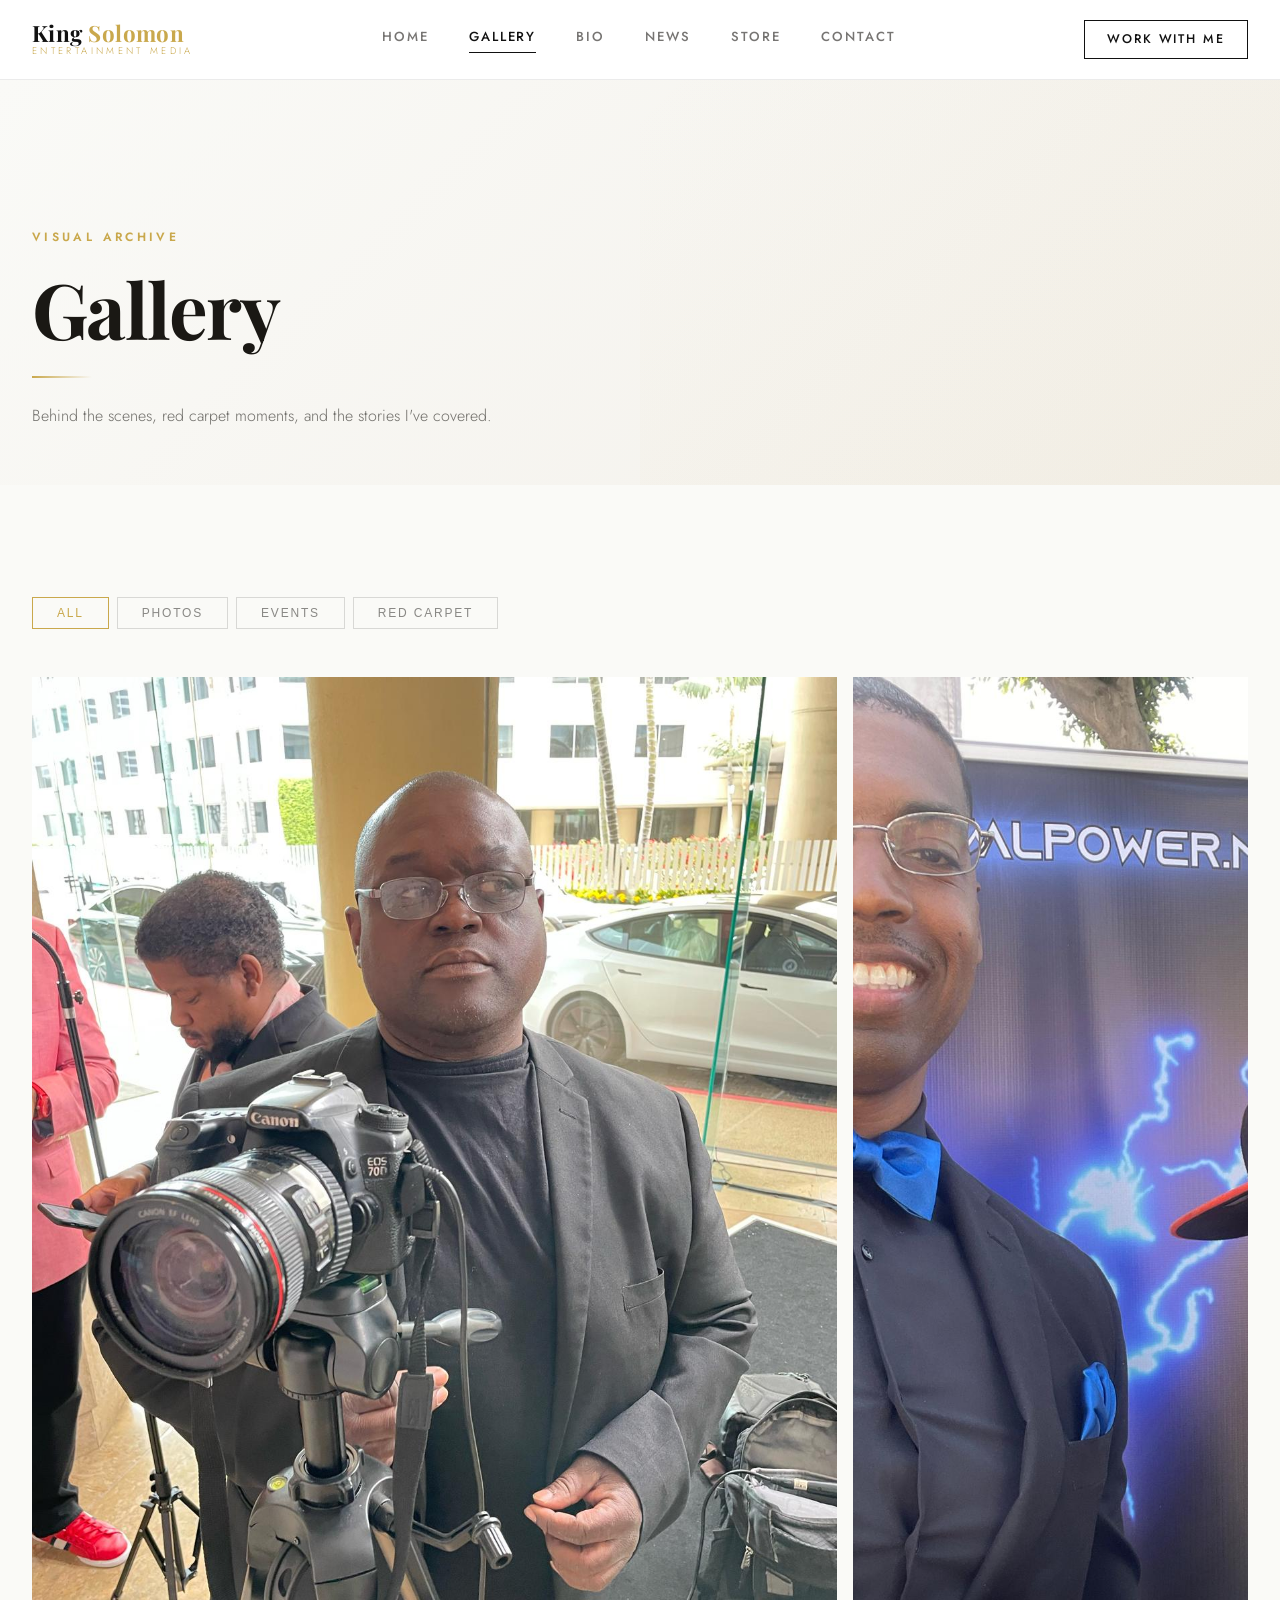
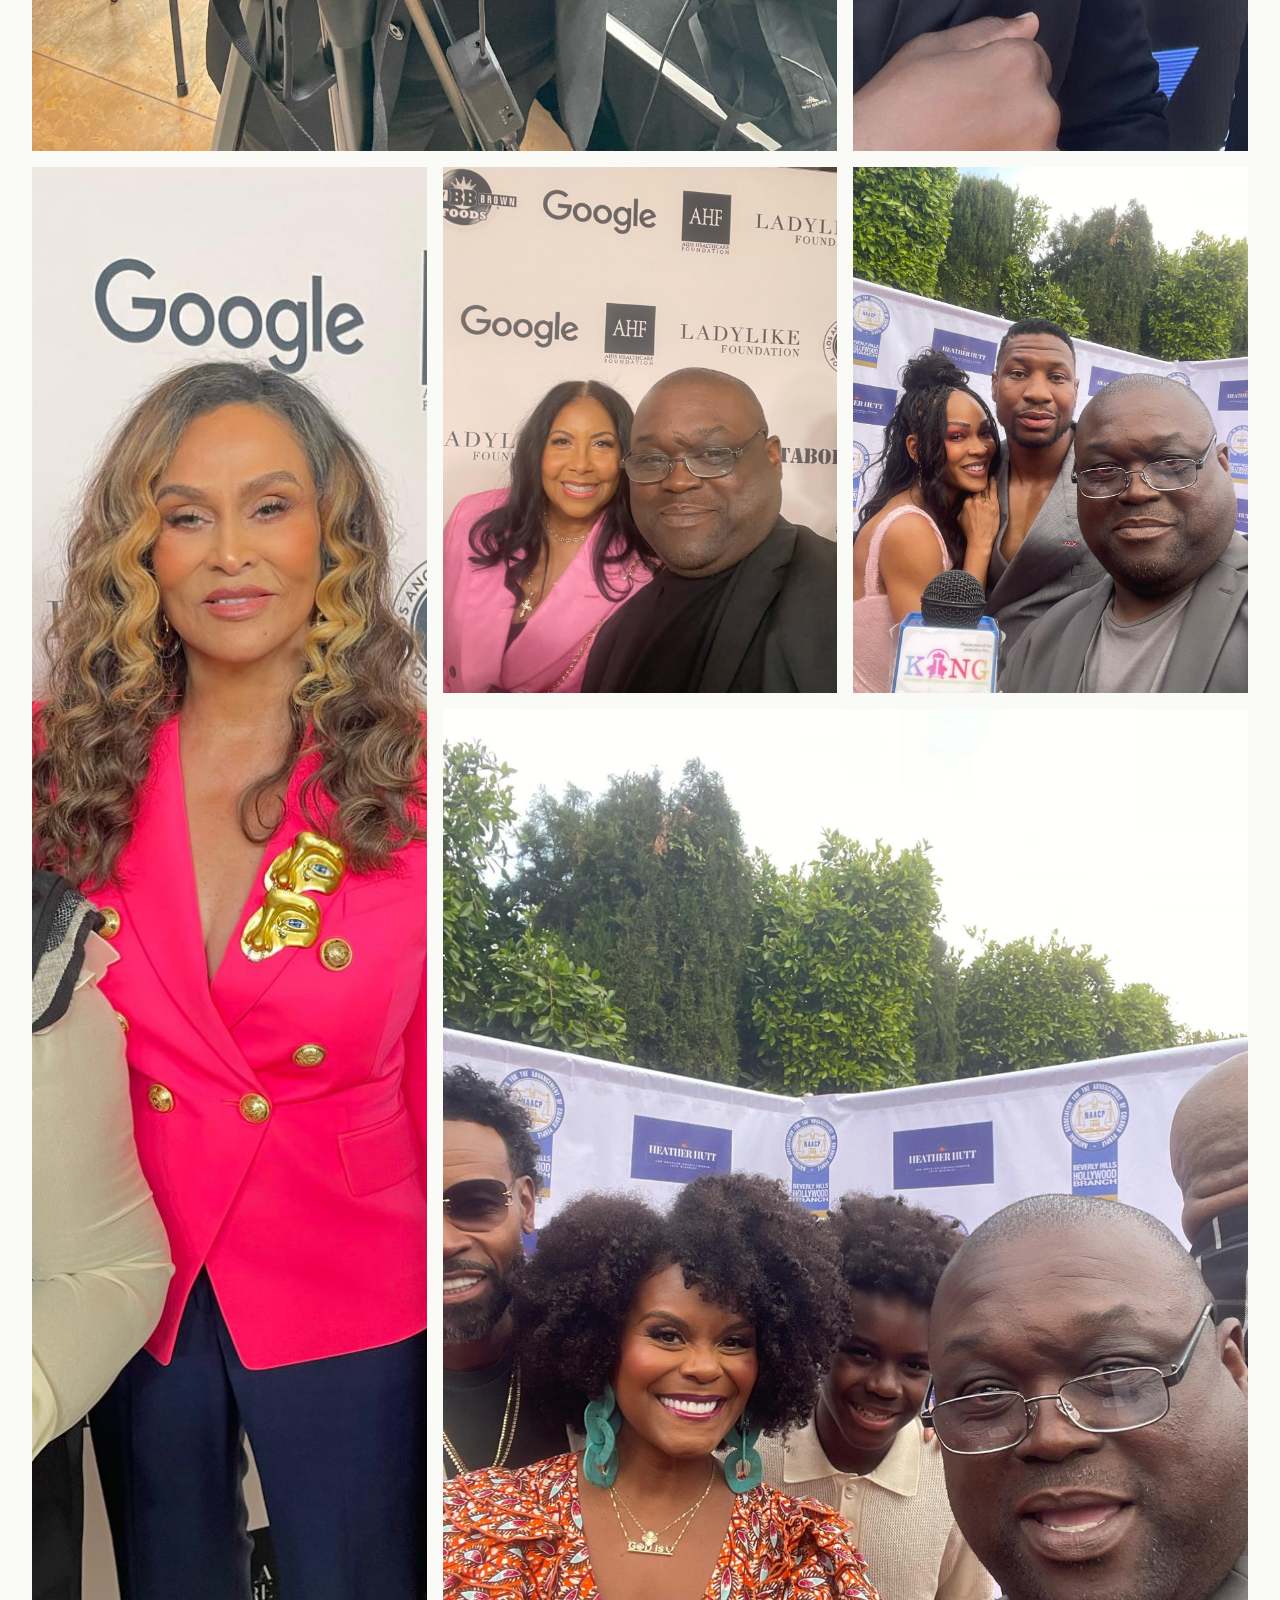
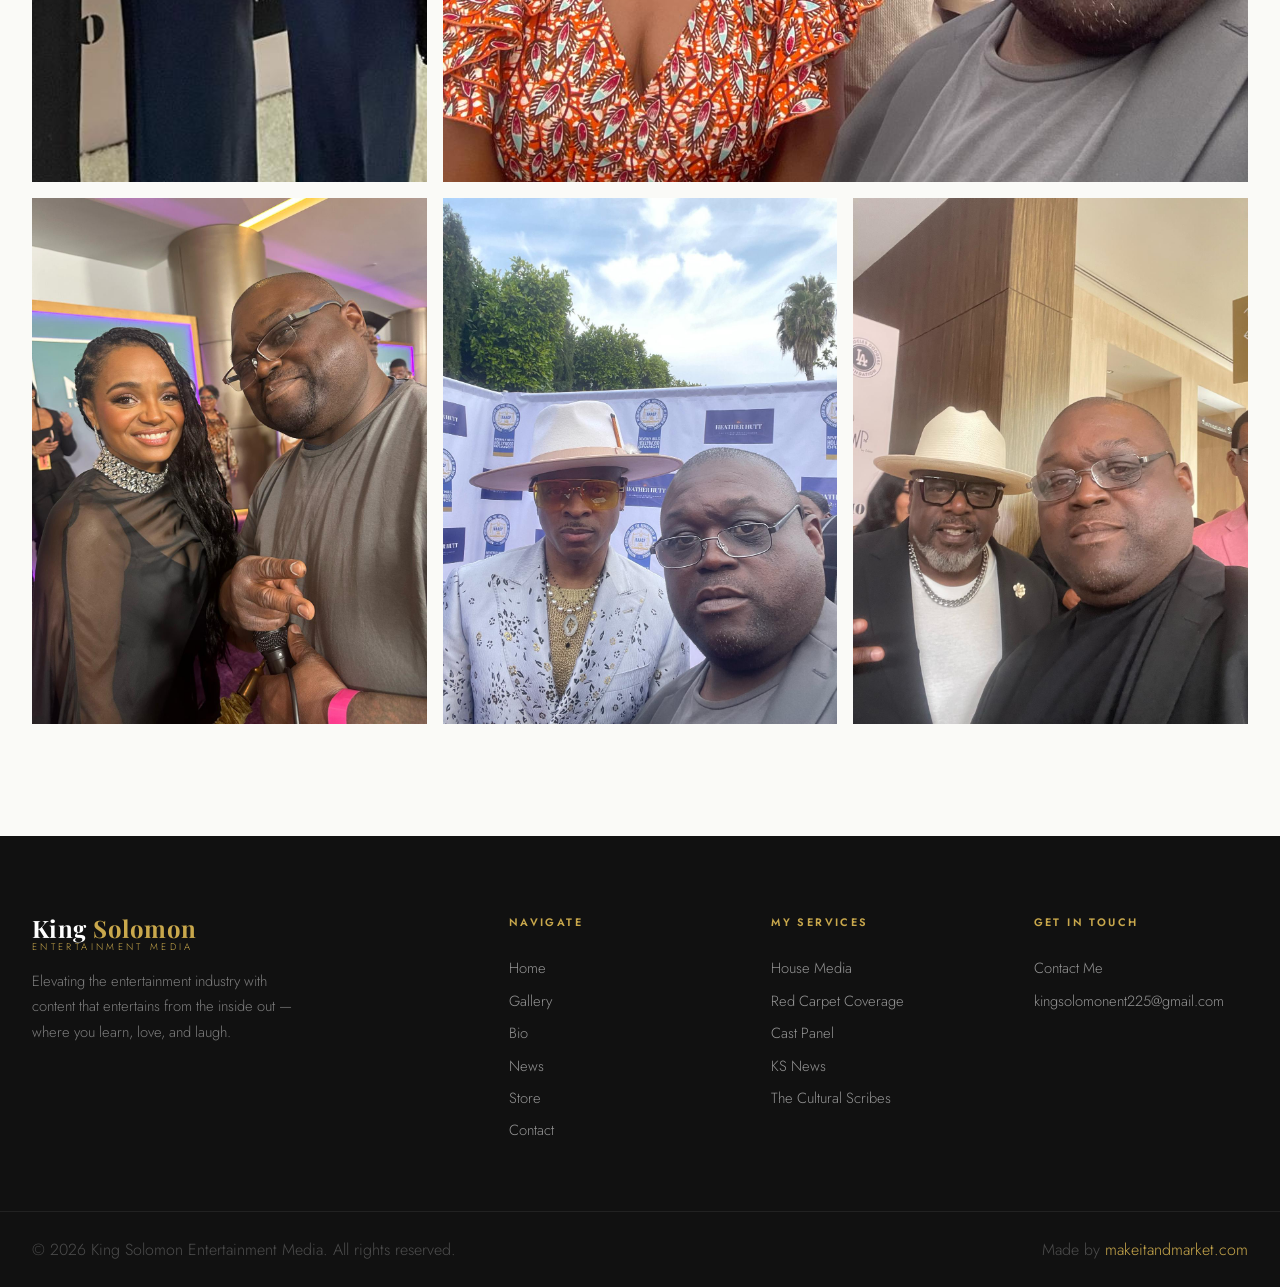
<file: gallery.html>
<!DOCTYPE html>
<html lang="en">
<head>
<meta charset="UTF-8">
<meta name="viewport" content="width=device-width, initial-scale=1.0">
<title>Gallery — King Solomon Entertainment Media</title>
<link rel="icon" type="image/png" sizes="32x32" href="images/favicon-32.png">
<link rel="icon" type="image/svg+xml" href="images/favicon.svg">
<link rel="apple-touch-icon" href="images/favicon-180.png">
<link rel="stylesheet" href="css/main.css">
</head>
<body>

<header id="site-header" class="scrolled">
  <div class="header-inner">
    <a href="index.html" class="site-logo"><span class="logo-main">King <em>Solomon</em></span><span class="logo-sub">Entertainment Media</span></a>
    <nav class="main-nav">
      <a href="index.html">Home</a>
      <a href="gallery.html" class="active">Gallery</a>
      <a href="bio.html">Bio</a>
      <a href="news.html">News</a>
      <a href="https://store.kingsolomonentertainment.com" target="_blank">Store</a>
      <a href="contact.html">Contact</a>
    </nav>
    <div class="header-right">
      <a href="contact.html" class="btn header-cta-link" style="padding:0.5rem 1.4rem;font-size:0.78rem"><span>Work With Me</span></a>
      <button class="ham-btn" aria-label="Open menu"><span></span><span></span><span></span></button>
    </div>
  </div>
</header>

<nav class="mob-nav">
  <button class="mob-close">&#10005;</button>
  <a href="index.html">Home</a>
  <a href="gallery.html">Gallery</a>
  <a href="bio.html">Bio</a>
  <a href="news.html">News</a>
  <a href="https://store.kingsolomonentertainment.com" target="_blank">Store</a>
  <a href="contact.html">Contact</a>
</nav>

<div class="page-offset">

<!-- PAGE HERO -->
<section class="page-hero">
  <div class="page-hero-bg"></div>
  <div class="page-hero-accent"></div>
  <div class="page-hero-content">
    <span class="section-label">Visual Archive</span>
    <h1>Gallery</h1>
    <div class="divider"></div>
    <p>Behind the scenes, red carpet moments, and the stories I've covered.</p>
  </div>
</section>

<!-- GALLERY SECTION -->
<section class="section">
  <div class="container">

    <div class="gallery-filters reveal">
      <button class="filter-btn active" data-filter="all">All</button>
      <button class="filter-btn" data-filter="photo">Photos</button>
      <button class="filter-btn" data-filter="event">Events</button>
      <button class="filter-btn" data-filter="carpet">Red Carpet</button>
    </div>

    <div class="gallery-grid reveal" id="galleryGrid">

      <div class="gallery-item wide" data-type="photo" data-src="images/james-camera.jpg">
        <img src="images/james-camera.jpg" alt="James Claybon on set" style="min-height:280px;width:100%;object-fit:cover;object-position:top center">
        <div class="gallery-overlay">
          <svg xmlns="http://www.w3.org/2000/svg" width="28" height="28" fill="none" stroke="currentColor" stroke-width="2" viewBox="0 0 24 24"><path d="M15 3h6v6M9 21H3v-6M21 3l-7 7M3 21l7-7"/></svg>
        </div>
      </div>

      <div class="gallery-item" data-type="event" data-src="images/james-event-1.jpg">
        <img src="images/james-event-1.jpg" alt="Event coverage" style="min-height:280px;width:100%;object-fit:cover;object-position:top center">
        <div class="gallery-overlay">
          <svg xmlns="http://www.w3.org/2000/svg" width="28" height="28" fill="none" stroke="currentColor" stroke-width="2" viewBox="0 0 24 24"><path d="M15 3h6v6M9 21H3v-6M21 3l-7 7M3 21l7-7"/></svg>
        </div>
      </div>

      <div class="gallery-item tall" data-type="carpet" data-src="images/james-ladylike.jpg">
        <img src="images/james-ladylike.jpg" alt="Ladylike Foundation event" style="min-height:280px;width:100%;object-fit:cover;object-position:top center">
        <div class="gallery-overlay">
          <svg xmlns="http://www.w3.org/2000/svg" width="28" height="28" fill="none" stroke="currentColor" stroke-width="2" viewBox="0 0 24 24"><path d="M15 3h6v6M9 21H3v-6M21 3l-7 7M3 21l7-7"/></svg>
        </div>
      </div>

      <div class="gallery-item" data-type="event" data-src="images/james-naacp-1.jpg">
        <img src="images/james-naacp-1.jpg" alt="NAACP event" style="min-height:280px;width:100%;object-fit:cover;object-position:top center">
        <div class="gallery-overlay">
          <svg xmlns="http://www.w3.org/2000/svg" width="28" height="28" fill="none" stroke="currentColor" stroke-width="2" viewBox="0 0 24 24"><path d="M15 3h6v6M9 21H3v-6M21 3l-7 7M3 21l7-7"/></svg>
        </div>
      </div>

      <div class="gallery-item" data-type="carpet" data-src="images/james-naacp-2.jpg">
        <img src="images/james-naacp-2.jpg" alt="NAACP red carpet" style="min-height:280px;width:100%;object-fit:cover;object-position:top center">
        <div class="gallery-overlay">
          <svg xmlns="http://www.w3.org/2000/svg" width="28" height="28" fill="none" stroke="currentColor" stroke-width="2" viewBox="0 0 24 24"><path d="M15 3h6v6M9 21H3v-6M21 3l-7 7M3 21l7-7"/></svg>
        </div>
      </div>

      <div class="gallery-item wide" data-type="event" data-src="images/james-bet.jpg">
        <img src="images/james-bet.jpg" alt="BET event coverage" style="min-height:280px;width:100%;object-fit:cover;object-position:top center">
        <div class="gallery-overlay">
          <svg xmlns="http://www.w3.org/2000/svg" width="28" height="28" fill="none" stroke="currentColor" stroke-width="2" viewBox="0 0 24 24"><path d="M15 3h6v6M9 21H3v-6M21 3l-7 7M3 21l7-7"/></svg>
        </div>
      </div>

      <div class="gallery-item" data-type="photo" data-src="images/james-naacp-3.jpg">
        <img src="images/james-naacp-3.jpg" alt="NAACP coverage" style="min-height:280px;width:100%;object-fit:cover;object-position:top center">
        <div class="gallery-overlay">
          <svg xmlns="http://www.w3.org/2000/svg" width="28" height="28" fill="none" stroke="currentColor" stroke-width="2" viewBox="0 0 24 24"><path d="M15 3h6v6M9 21H3v-6M21 3l-7 7M3 21l7-7"/></svg>
        </div>
      </div>

      <div class="gallery-item" data-type="event" data-src="images/james-event-2.jpg">
        <img src="images/james-event-2.jpg" alt="Red carpet event" style="min-height:280px;width:100%;object-fit:cover;object-position:top center">
        <div class="gallery-overlay">
          <svg xmlns="http://www.w3.org/2000/svg" width="28" height="28" fill="none" stroke="currentColor" stroke-width="2" viewBox="0 0 24 24"><path d="M15 3h6v6M9 21H3v-6M21 3l-7 7M3 21l7-7"/></svg>
        </div>
      </div>

      <div class="gallery-item" data-type="carpet" data-src="images/james-naacp-4.jpg">
        <img src="images/james-naacp-4.jpg" alt="Event coverage" style="min-height:280px;width:100%;object-fit:cover;object-position:top center">
        <div class="gallery-overlay">
          <svg xmlns="http://www.w3.org/2000/svg" width="28" height="28" fill="none" stroke="currentColor" stroke-width="2" viewBox="0 0 24 24"><path d="M15 3h6v6M9 21H3v-6M21 3l-7 7M3 21l7-7"/></svg>
        </div>
      </div>

    </div>
  </div>
</section>

</div>

<!-- LIGHTBOX -->
<div id="lightbox" style="display:none;position:fixed;inset:0;background:rgba(0,0,0,0.93);z-index:9999;align-items:center;justify-content:center;flex-direction:column">
  <button id="lightboxClose" style="position:absolute;top:1.5rem;right:1.5rem;color:rgba(255,255,255,0.6);font-size:2rem;background:none;border:none;cursor:pointer;transition:color 0.2s" onmouseover="this.style.color='#fff'" onmouseout="this.style.color='rgba(255,255,255,0.6)'">&#10005;</button>
  <button id="lbPrev" style="position:absolute;top:50%;left:1.5rem;transform:translateY(-50%);background:rgba(255,255,255,0.08);border:1px solid rgba(255,255,255,0.15);color:rgba(255,255,255,0.7);font-size:1.5rem;width:48px;height:48px;display:flex;align-items:center;justify-content:center;cursor:pointer">&#8249;</button>
  <div id="lightboxContent" style="max-width:90vw;max-height:88vh;display:flex;align-items:center;justify-content:center"></div>
  <button id="lbNext" style="position:absolute;top:50%;right:1.5rem;transform:translateY(-50%);background:rgba(255,255,255,0.08);border:1px solid rgba(255,255,255,0.15);color:rgba(255,255,255,0.7);font-size:1.5rem;width:48px;height:48px;display:flex;align-items:center;justify-content:center;cursor:pointer">&#8250;</button>
</div>

<!-- FOOTER -->
<footer id="site-footer">
  <div class="footer-inner">
    <div class="footer-brand">
      <a href="index.html" class="site-logo">
        <span class="logo-main">King <em>Solomon</em></span>
        <span class="logo-sub">Entertainment Media</span>
      </a>
      <p class="footer-tagline">Elevating the entertainment industry with content that entertains from the inside out — where you learn, love, and laugh.</p>
    </div>
    <div class="footer-col">
      <h4 class="footer-heading">Navigate</h4>
      <ul class="footer-links">
        <li><a href="index.html">Home</a></li>
        <li><a href="gallery.html">Gallery</a></li>
        <li><a href="bio.html">Bio</a></li>
        <li><a href="news.html">News</a></li>
        <li><a href="https://store.kingsolomonentertainment.com" target="_blank">Store</a></li>
        <li><a href="contact.html">Contact</a></li>
      </ul>
    </div>
    <div class="footer-col">
      <h4 class="footer-heading">My Services</h4>
      <ul class="footer-links">
        <li><a href="bio.html">House Media</a></li>
        <li><a href="bio.html">Red Carpet Coverage</a></li>
        <li><a href="bio.html">Cast Panel</a></li>
        <li><a href="bio.html">KS News</a></li>
        <li><a href="bio.html">The Cultural Scribes</a></li>
      </ul>
    </div>
    <div class="footer-col">
      <h4 class="footer-heading">Get In Touch</h4>
      <ul class="footer-links">
        <li><a href="contact.html">Contact Me</a></li>
        <li><a href="mailto:kingsolomonent225@gmail.com" style="font-size:0.82rem;word-break:break-word">kingsolomonent225@gmail.com</a></li>
      </ul>
    </div>
  </div>
  <div class="footer-bottom">
    <p>&copy; 2026 King Solomon Entertainment Media. All rights reserved.</p>
    <p>Made by <a href="https://makeitandmarket.com" target="_blank">makeitandmarket.com</a></p>
  </div>
</footer>

<script src="js/main.js"></script>
</body>
</html>
</file>
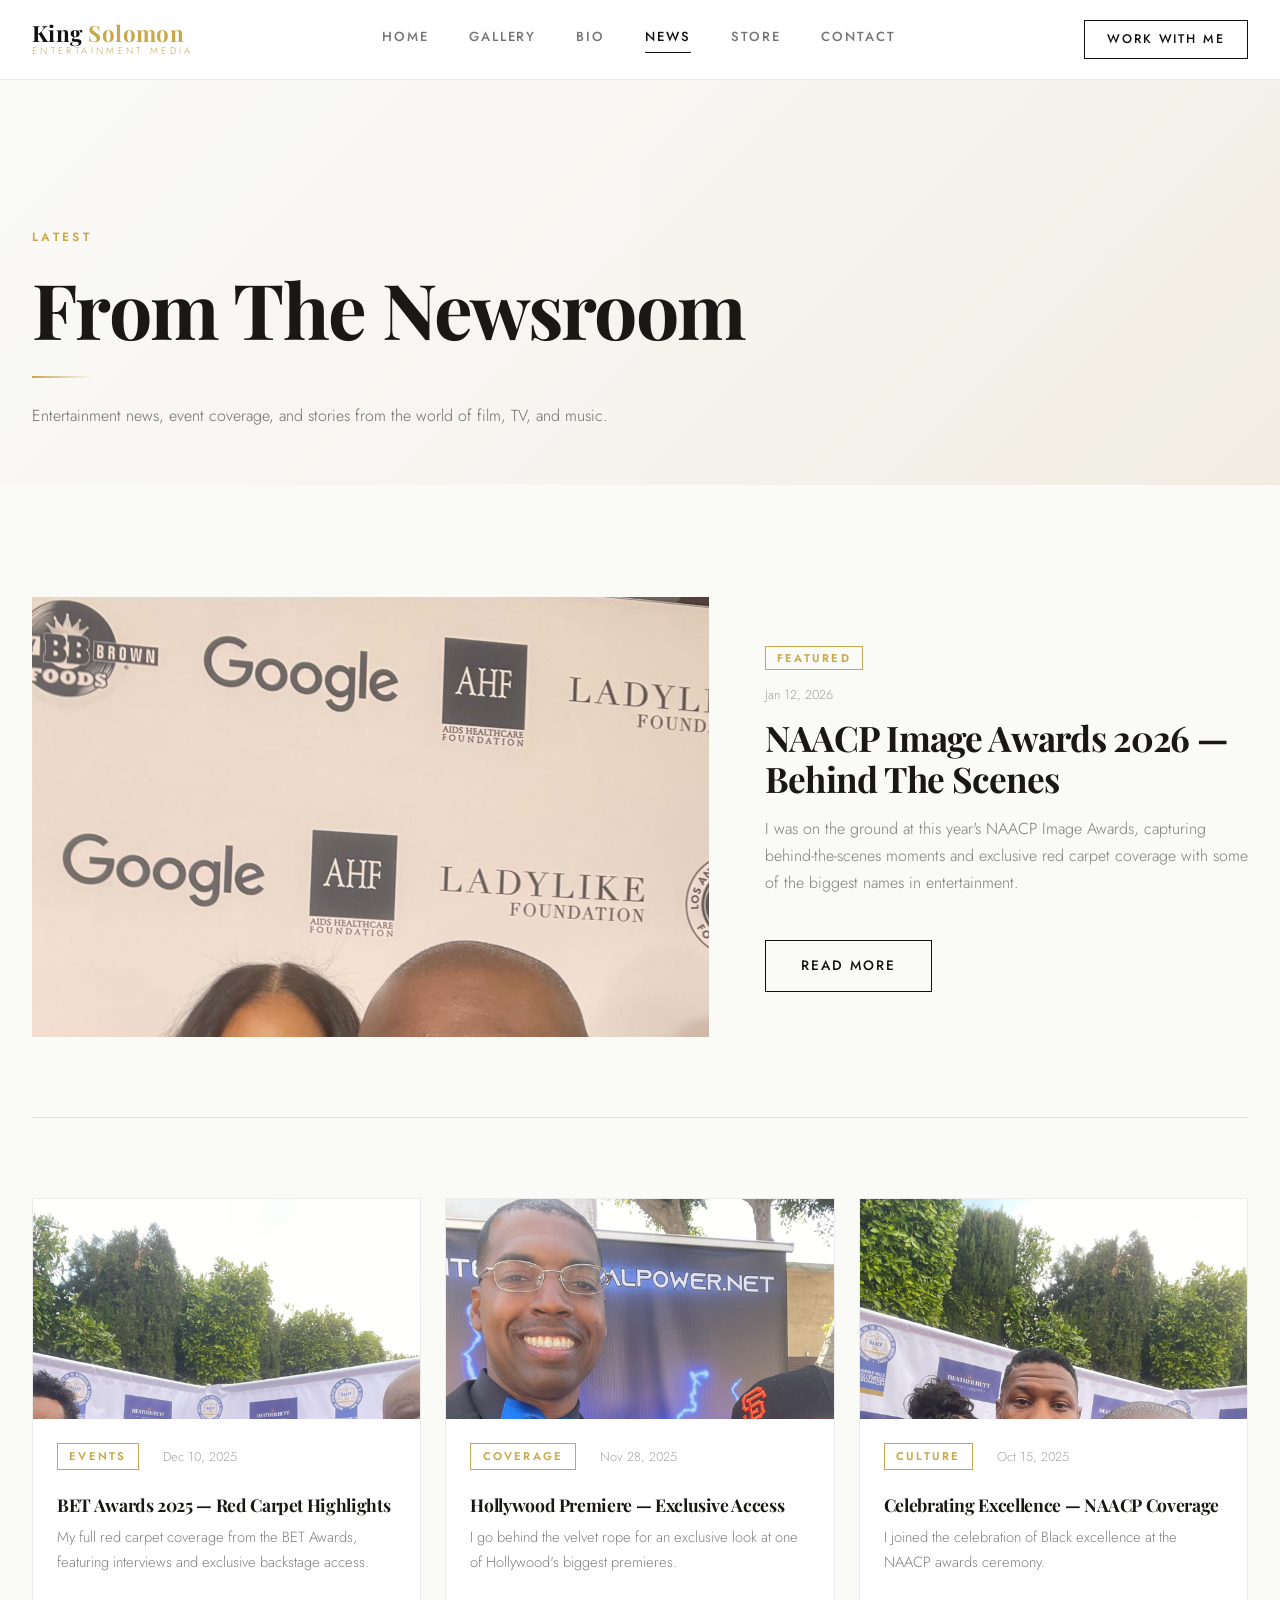
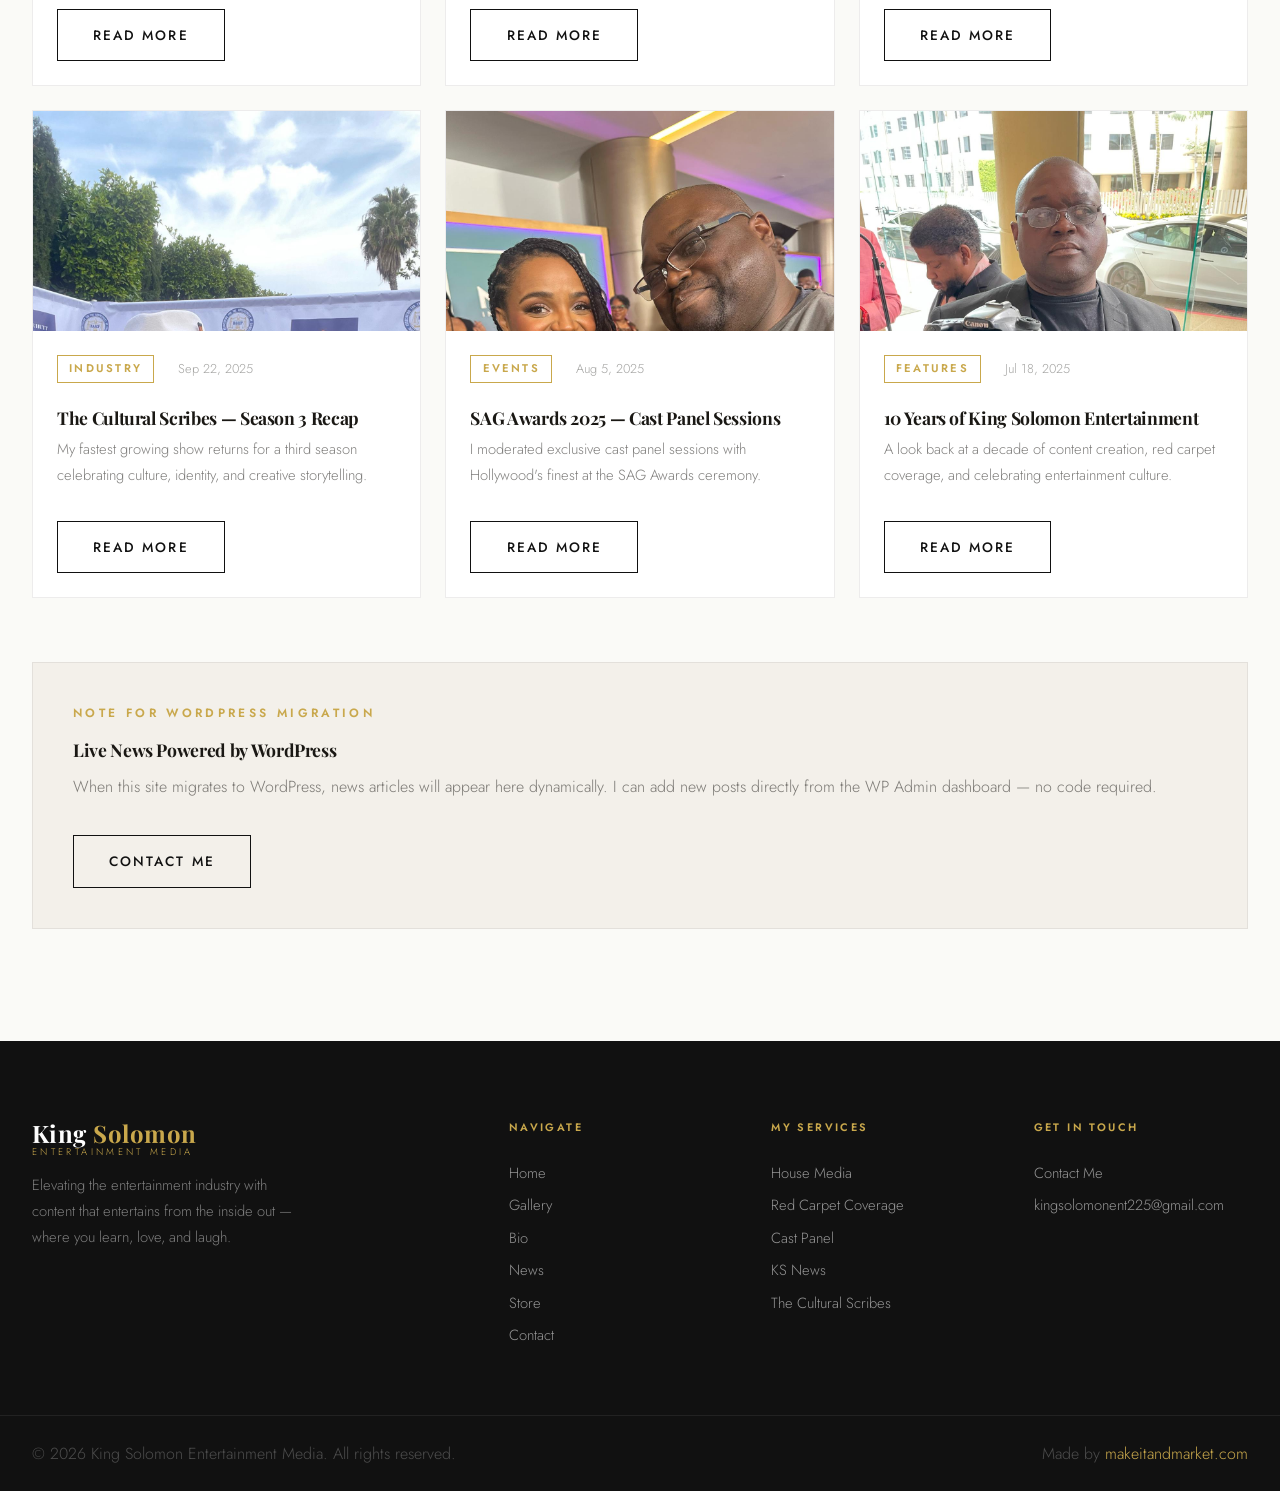
<file: news.html>
<!DOCTYPE html>
<html lang="en">
<head>
<meta charset="UTF-8">
<meta name="viewport" content="width=device-width, initial-scale=1.0">
<title>News — King Solomon Entertainment Media</title>
<link rel="icon" type="image/png" sizes="32x32" href="images/favicon-32.png">
<link rel="icon" type="image/svg+xml" href="images/favicon.svg">
<link rel="apple-touch-icon" href="images/favicon-180.png">
<link rel="stylesheet" href="css/main.css">
</head>
<body>

<header id="site-header" class="scrolled">
  <div class="header-inner">
    <a href="index.html" class="site-logo"><span class="logo-main">King <em>Solomon</em></span><span class="logo-sub">Entertainment Media</span></a>
    <nav class="main-nav">
      <a href="index.html">Home</a>
      <a href="gallery.html">Gallery</a>
      <a href="bio.html">Bio</a>
      <a href="news.html" class="active">News</a>
      <a href="https://store.kingsolomonentertainment.com" target="_blank">Store</a>
      <a href="contact.html">Contact</a>
    </nav>
    <div class="header-right">
      <a href="contact.html" class="btn header-cta-link" style="padding:0.5rem 1.4rem;font-size:0.78rem"><span>Work With Me</span></a>
      <button class="ham-btn" aria-label="Open menu"><span></span><span></span><span></span></button>
    </div>
  </div>
</header>

<nav class="mob-nav">
  <button class="mob-close">&#10005;</button>
  <a href="index.html">Home</a>
  <a href="gallery.html">Gallery</a>
  <a href="bio.html">Bio</a>
  <a href="news.html">News</a>
  <a href="https://store.kingsolomonentertainment.com" target="_blank">Store</a>
  <a href="contact.html">Contact</a>
</nav>

<div class="page-offset">

<!-- PAGE HERO -->
<section class="page-hero">
  <div class="page-hero-bg"></div>
  <div class="page-hero-accent"></div>
  <div class="page-hero-content">
    <span class="section-label">Latest</span>
    <h1>From The Newsroom</h1>
    <div class="divider"></div>
    <p>Entertainment news, event coverage, and stories from the world of film, TV, and music.</p>
  </div>
</section>

<!-- NEWS CONTENT -->
<section class="section">
  <div class="container">

    <!-- Featured story -->
    <div class="reveal" style="display:grid;grid-template-columns:1.4fr 1fr;gap:3.5rem;margin-bottom:5rem;padding-bottom:5rem;border-bottom:1px solid var(--white-faint);align-items:center">
      <div>
        <img src="images/james-naacp-1.jpg" alt="NAACP Coverage"
             style="width:100%;height:440px;object-fit:cover;object-position:top center;display:block">
      </div>
      <div>
        <span class="news-category">Featured</span>
        <span class="news-date" style="display:block;margin:0.8rem 0">Jan 12, 2026</span>
        <h2 style="font-size:clamp(1.5rem,3vw,2.2rem);margin-bottom:1rem">NAACP Image Awards 2026 — Behind The Scenes</h2>
        <p>I was on the ground at this year's NAACP Image Awards, capturing behind-the-scenes moments and exclusive red carpet coverage with some of the biggest names in entertainment.</p>
        <a href="#" class="btn" style="margin-top:1.5rem"><span>Read More</span></a>
      </div>
    </div>

    <!-- News grid -->
    <div class="news-all-posts reveal">

      <article class="post-card">
        <img src="images/james-bet.jpg" alt="BET Awards" style="width:100%;height:220px;object-fit:cover;object-position:top;display:block">
        <div class="post-card-body">
          <div class="news-meta"><span class="news-category">Events</span><span class="news-date" style="margin-left:0.5rem">Dec 10, 2025</span></div>
          <h3><a href="#">BET Awards 2025 — Red Carpet Highlights</a></h3>
          <p>My full red carpet coverage from the BET Awards, featuring interviews and exclusive backstage access.</p>
          <a href="#" class="btn" style="margin-top:1rem"><span>Read More</span></a>
        </div>
      </article>

      <article class="post-card">
        <img src="images/james-event-1.jpg" alt="Event" style="width:100%;height:220px;object-fit:cover;object-position:top;display:block">
        <div class="post-card-body">
          <div class="news-meta"><span class="news-category">Coverage</span><span class="news-date" style="margin-left:0.5rem">Nov 28, 2025</span></div>
          <h3><a href="#">Hollywood Premiere — Exclusive Access</a></h3>
          <p>I go behind the velvet rope for an exclusive look at one of Hollywood's biggest premieres.</p>
          <a href="#" class="btn" style="margin-top:1rem"><span>Read More</span></a>
        </div>
      </article>

      <article class="post-card">
        <img src="images/james-naacp-2.jpg" alt="NAACP" style="width:100%;height:220px;object-fit:cover;object-position:top;display:block">
        <div class="post-card-body">
          <div class="news-meta"><span class="news-category">Culture</span><span class="news-date" style="margin-left:0.5rem">Oct 15, 2025</span></div>
          <h3><a href="#">Celebrating Excellence — NAACP Coverage</a></h3>
          <p>I joined the celebration of Black excellence at the NAACP awards ceremony.</p>
          <a href="#" class="btn" style="margin-top:1rem"><span>Read More</span></a>
        </div>
      </article>

      <article class="post-card">
        <img src="images/james-event-2.jpg" alt="Event" style="width:100%;height:220px;object-fit:cover;object-position:top;display:block">
        <div class="post-card-body">
          <div class="news-meta"><span class="news-category">Industry</span><span class="news-date" style="margin-left:0.5rem">Sep 22, 2025</span></div>
          <h3><a href="#">The Cultural Scribes — Season 3 Recap</a></h3>
          <p>My fastest growing show returns for a third season celebrating culture, identity, and creative storytelling.</p>
          <a href="#" class="btn" style="margin-top:1rem"><span>Read More</span></a>
        </div>
      </article>

      <article class="post-card">
        <img src="images/james-naacp-3.jpg" alt="SAG" style="width:100%;height:220px;object-fit:cover;object-position:top;display:block">
        <div class="post-card-body">
          <div class="news-meta"><span class="news-category">Events</span><span class="news-date" style="margin-left:0.5rem">Aug 5, 2025</span></div>
          <h3><a href="#">SAG Awards 2025 — Cast Panel Sessions</a></h3>
          <p>I moderated exclusive cast panel sessions with Hollywood's finest at the SAG Awards ceremony.</p>
          <a href="#" class="btn" style="margin-top:1rem"><span>Read More</span></a>
        </div>
      </article>

      <article class="post-card">
        <img src="images/james-camera.jpg" alt="James" style="width:100%;height:220px;object-fit:cover;object-position:top;display:block">
        <div class="post-card-body">
          <div class="news-meta"><span class="news-category">Features</span><span class="news-date" style="margin-left:0.5rem">Jul 18, 2025</span></div>
          <h3><a href="#">10 Years of King Solomon Entertainment</a></h3>
          <p>A look back at a decade of content creation, red carpet coverage, and celebrating entertainment culture.</p>
          <a href="#" class="btn" style="margin-top:1rem"><span>Read More</span></a>
        </div>
      </article>

    </div>

    <!-- WP Note -->
    <div class="news-wp-note reveal">
      <span class="section-label">Note for WordPress Migration</span>
      <h3>Live News Powered by WordPress</h3>
      <p>When this site migrates to WordPress, news articles will appear here dynamically. I can add new posts directly from the WP Admin dashboard — no code required.</p>
      <a href="contact.html" class="btn" style="margin-top:1rem"><span>Contact Me</span></a>
    </div>

  </div>
</section>

</div>

<!-- FOOTER -->
<footer id="site-footer">
  <div class="footer-inner">
    <div class="footer-brand">
      <a href="index.html" class="site-logo">
        <span class="logo-main">King <em>Solomon</em></span>
        <span class="logo-sub">Entertainment Media</span>
      </a>
      <p class="footer-tagline">Elevating the entertainment industry with content that entertains from the inside out — where you learn, love, and laugh.</p>
    </div>
    <div class="footer-col">
      <h4 class="footer-heading">Navigate</h4>
      <ul class="footer-links">
        <li><a href="index.html">Home</a></li>
        <li><a href="gallery.html">Gallery</a></li>
        <li><a href="bio.html">Bio</a></li>
        <li><a href="news.html">News</a></li>
        <li><a href="https://store.kingsolomonentertainment.com" target="_blank">Store</a></li>
        <li><a href="contact.html">Contact</a></li>
      </ul>
    </div>
    <div class="footer-col">
      <h4 class="footer-heading">My Services</h4>
      <ul class="footer-links">
        <li><a href="bio.html">House Media</a></li>
        <li><a href="bio.html">Red Carpet Coverage</a></li>
        <li><a href="bio.html">Cast Panel</a></li>
        <li><a href="bio.html">KS News</a></li>
        <li><a href="bio.html">The Cultural Scribes</a></li>
      </ul>
    </div>
    <div class="footer-col">
      <h4 class="footer-heading">Get In Touch</h4>
      <ul class="footer-links">
        <li><a href="contact.html">Contact Me</a></li>
        <li><a href="mailto:kingsolomonent225@gmail.com" style="font-size:0.82rem;word-break:break-word">kingsolomonent225@gmail.com</a></li>
      </ul>
    </div>
  </div>
  <div class="footer-bottom">
    <p>&copy; 2026 King Solomon Entertainment Media. All rights reserved.</p>
    <p>Made by <a href="https://makeitandmarket.com" target="_blank">makeitandmarket.com</a></p>
  </div>
</footer>

<script src="js/main.js"></script>
</body>
</html>
</file>
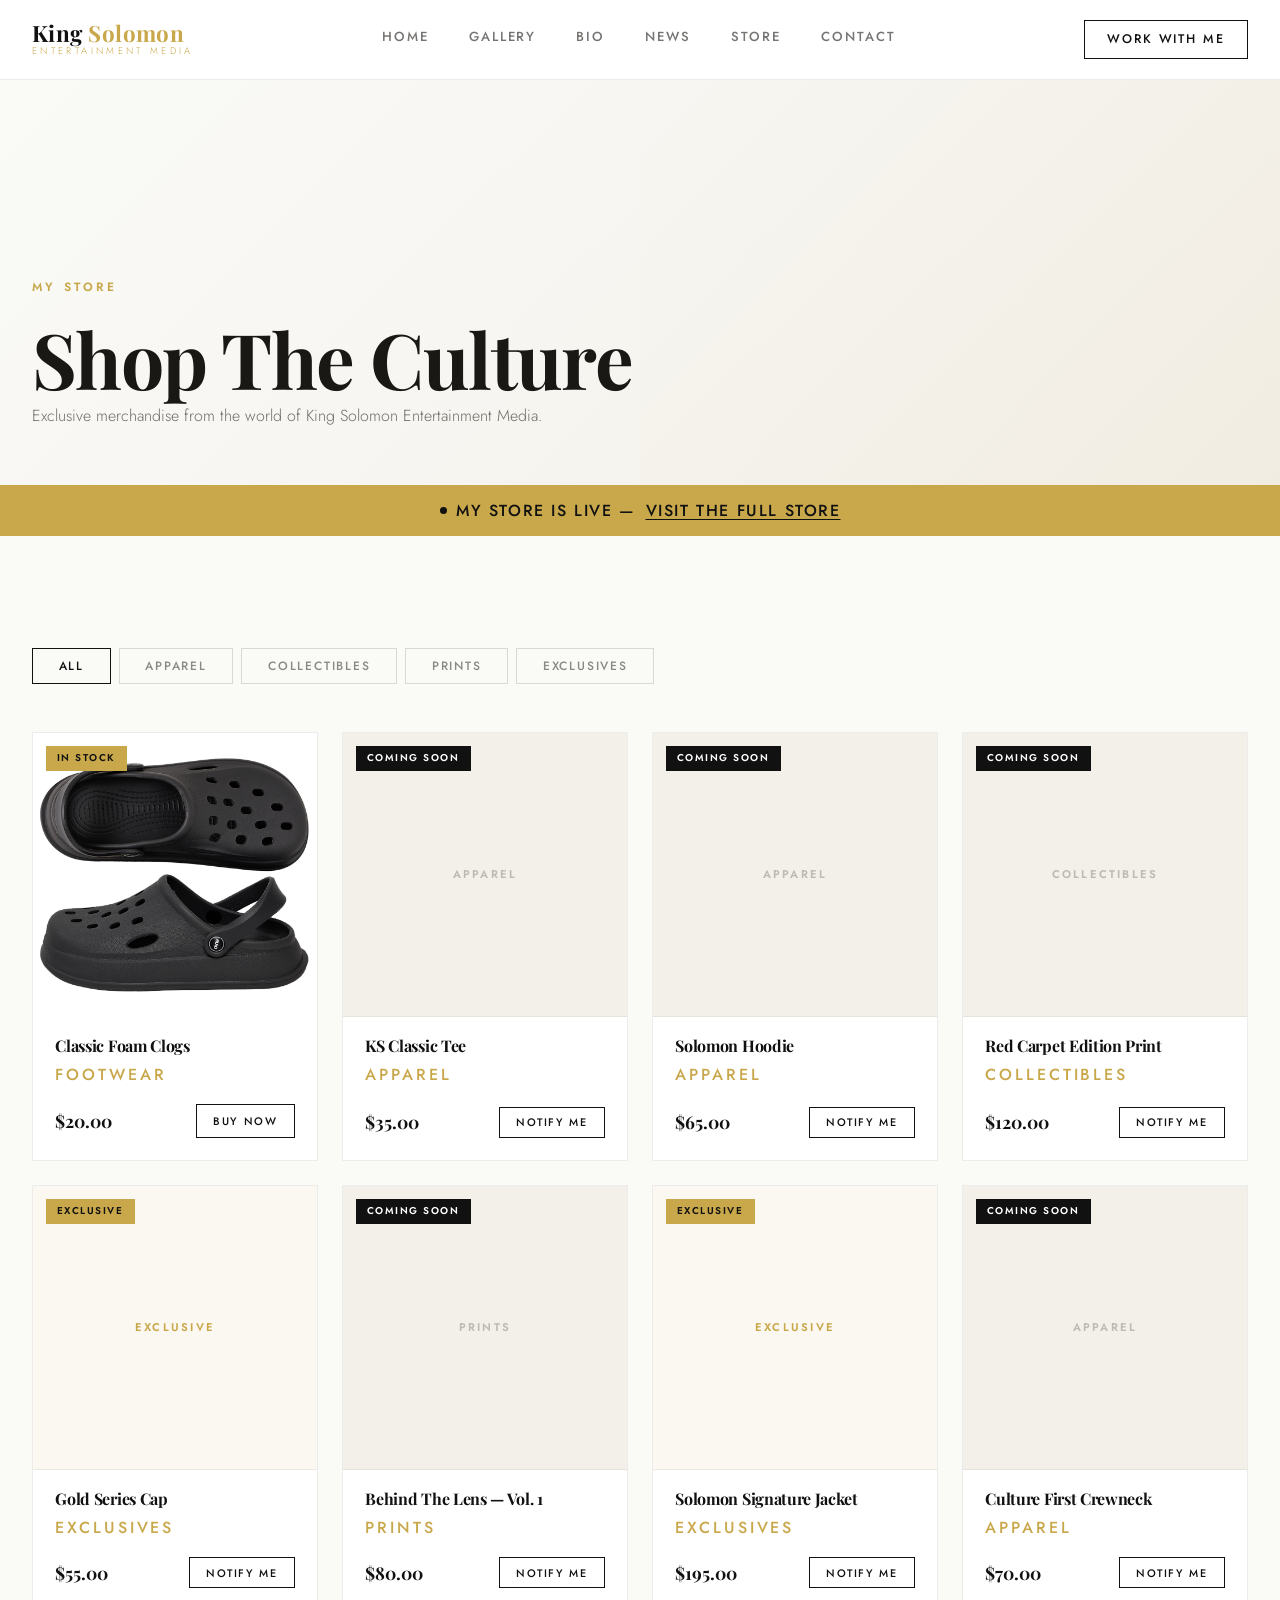
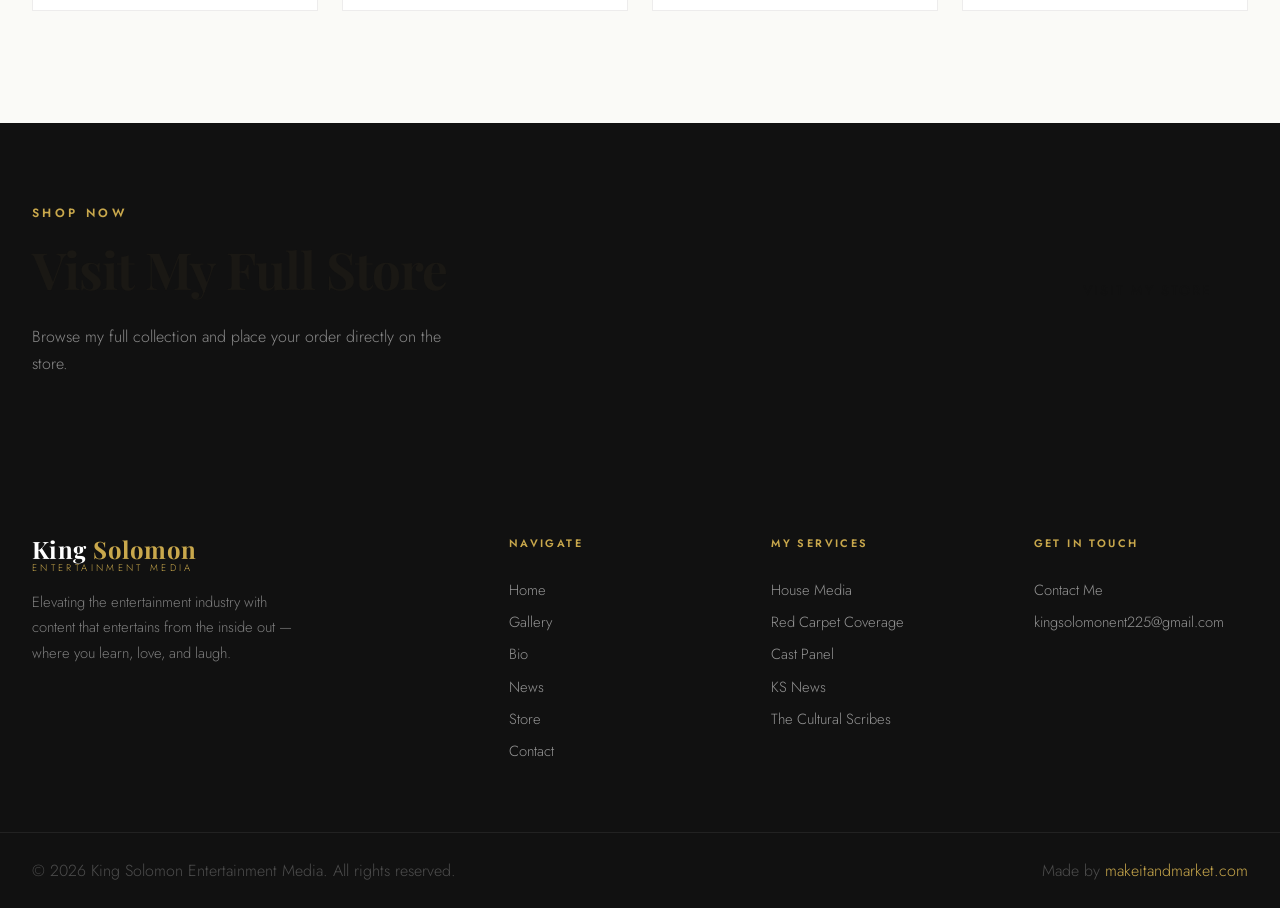
<file: store.html>
<!DOCTYPE html>
<html lang="en">
<head>
<meta charset="UTF-8">
<meta name="viewport" content="width=device-width, initial-scale=1.0">
<title>The Solomon Store — King Solomon Entertainment Media</title>
<link rel="icon" type="image/png" sizes="32x32" href="images/favicon-32.png">
<link rel="icon" type="image/svg+xml" href="images/favicon.svg">
<link rel="apple-touch-icon" href="images/favicon-180.png">
<meta name="description" content="Shop exclusive King Solomon Entertainment Media merchandise — apparel, collectibles, prints and more.">
<link rel="stylesheet" href="css/main.css">
</head>
<body class="store-page">

<!-- HEADER -->
<header id="site-header" class="scrolled">
  <div class="header-inner">
    <a href="index.html" class="site-logo">
      <span class="logo-main">King <em>Solomon</em></span>
      <span class="logo-sub">Entertainment Media</span>
    </a>
    <nav class="main-nav">
      <a href="index.html">Home</a>
      <a href="gallery.html">Gallery</a>
      <a href="bio.html">Bio</a>
      <a href="news.html">News</a>
      <a href="https://store.kingsolomonentertainment.com" target="_blank">Store</a>
      <a href="contact.html">Contact</a>
    </nav>
    <div class="header-right">
      <a href="contact.html" class="btn header-cta-link" style="padding:0.5rem 1.4rem;font-size:0.78rem"><span>Work With Me</span></a>
      <button class="ham-btn" aria-label="Open menu"><span></span><span></span><span></span></button>
    </div>
  </div>
</header>

<!-- MOBILE NAV -->
<nav class="mob-nav">
  <button class="mob-close">&#10005;</button>
  <a href="index.html">Home</a>
  <a href="gallery.html">Gallery</a>
  <a href="bio.html">Bio</a>
  <a href="news.html">News</a>
  <a href="https://store.kingsolomonentertainment.com" target="_blank">Store</a>
  <a href="contact.html">Contact</a>
</nav>

<!-- PAGE HERO -->
<div class="page-offset">
  <div class="page-hero">
    <div class="page-hero-bg"></div>
    <div class="page-hero-accent"></div>
    <div class="page-hero-content">
      <span class="section-label">My Store</span>
      <h1>Shop The Culture</h1>
      <p>Exclusive merchandise from the world of King Solomon Entertainment Media.</p>
    </div>
  </div>
</div>

<!-- LAUNCH BANNER -->
<div class="store-launch-banner">
  <div class="container">
    <p>
      <span class="store-banner-dot"></span>
      My store is live —
      <a href="https://store.kingsolomonentertainment.com" target="_blank">visit the full store</a>
    </p>
  </div>
</div>

<!-- STORE BODY -->
<section class="section store-page-section">
  <div class="container">

    <!-- Filters -->
    <div class="store-filters reveal">
      <button class="store-filter-btn active" data-filter="all">All</button>
      <button class="store-filter-btn" data-filter="apparel">Apparel</button>
      <button class="store-filter-btn" data-filter="collectibles">Collectibles</button>
      <button class="store-filter-btn" data-filter="prints">Prints</button>
      <button class="store-filter-btn" data-filter="exclusives">Exclusives</button>
    </div>

    <!-- Product Grid -->
    <div class="store-product-grid reveal">

      <!-- Product 1 — Real Clog Product -->
      <div class="product-card" data-category="apparel">
        <div class="product-img-wrap">
          <img src="images/clogs/clog-black.jpg" alt="Classic Foam Clogs"
               style="width:100%;height:100%;object-fit:cover">
          <div class="product-badge product-badge--gold">In Stock</div>
        </div>
        <div class="product-info">
          <h3 class="product-name">Classic Foam Clogs</h3>
          <p class="product-category-tag">Footwear</p>
          <div class="product-footer">
            <span class="product-price">$20.00</span>
            <a href="https://store.kingsolomonentertainment.com" target="_blank" class="btn product-notify-btn"><span>Buy Now</span></a>
          </div>
        </div>
      </div>

      <!-- Product 2 -->
      <div class="product-card" data-category="apparel">
        <div class="product-img-wrap">
          <div class="product-img-placeholder">
            <span class="product-placeholder-label">Apparel</span>
          </div>
          <div class="product-badge">Coming Soon</div>
        </div>
        <div class="product-info">
          <h3 class="product-name">KS Classic Tee</h3>
          <p class="product-category-tag">Apparel</p>
          <div class="product-footer">
            <span class="product-price">$35.00</span>
            <button class="btn product-notify-btn"><span>Notify Me</span></button>
          </div>
        </div>
      </div>

      <!-- Product 3 -->
      <div class="product-card" data-category="apparel">
        <div class="product-img-wrap">
          <div class="product-img-placeholder">
            <span class="product-placeholder-label">Apparel</span>
          </div>
          <div class="product-badge">Coming Soon</div>
        </div>
        <div class="product-info">
          <h3 class="product-name">Solomon Hoodie</h3>
          <p class="product-category-tag">Apparel</p>
          <div class="product-footer">
            <span class="product-price">$65.00</span>
            <button class="btn product-notify-btn"><span>Notify Me</span></button>
          </div>
        </div>
      </div>

      <!-- Product 4 -->
      <div class="product-card" data-category="collectibles">
        <div class="product-img-wrap">
          <div class="product-img-placeholder">
            <span class="product-placeholder-label">Collectibles</span>
          </div>
          <div class="product-badge">Coming Soon</div>
        </div>
        <div class="product-info">
          <h3 class="product-name">Red Carpet Edition Print</h3>
          <p class="product-category-tag">Collectibles</p>
          <div class="product-footer">
            <span class="product-price">$120.00</span>
            <button class="btn product-notify-btn"><span>Notify Me</span></button>
          </div>
        </div>
      </div>

      <!-- Product 5 -->
      <div class="product-card" data-category="exclusives">
        <div class="product-img-wrap">
          <div class="product-img-placeholder product-img-placeholder--gold">
            <span class="product-placeholder-label">Exclusive</span>
          </div>
          <div class="product-badge product-badge--gold">Exclusive</div>
        </div>
        <div class="product-info">
          <h3 class="product-name">Gold Series Cap</h3>
          <p class="product-category-tag">Exclusives</p>
          <div class="product-footer">
            <span class="product-price">$55.00</span>
            <button class="btn product-notify-btn"><span>Notify Me</span></button>
          </div>
        </div>
      </div>

      <!-- Product 6 -->
      <div class="product-card" data-category="prints">
        <div class="product-img-wrap">
          <div class="product-img-placeholder">
            <span class="product-placeholder-label">Prints</span>
          </div>
          <div class="product-badge">Coming Soon</div>
        </div>
        <div class="product-info">
          <h3 class="product-name">Behind The Lens — Vol. 1</h3>
          <p class="product-category-tag">Prints</p>
          <div class="product-footer">
            <span class="product-price">$80.00</span>
            <button class="btn product-notify-btn"><span>Notify Me</span></button>
          </div>
        </div>
      </div>

      <!-- Product 7 -->
      <div class="product-card" data-category="exclusives">
        <div class="product-img-wrap">
          <div class="product-img-placeholder product-img-placeholder--gold">
            <span class="product-placeholder-label">Exclusive</span>
          </div>
          <div class="product-badge product-badge--gold">Exclusive</div>
        </div>
        <div class="product-info">
          <h3 class="product-name">Solomon Signature Jacket</h3>
          <p class="product-category-tag">Exclusives</p>
          <div class="product-footer">
            <span class="product-price">$195.00</span>
            <button class="btn product-notify-btn"><span>Notify Me</span></button>
          </div>
        </div>
      </div>

      <!-- Product 8 -->
      <div class="product-card" data-category="apparel">
        <div class="product-img-wrap">
          <div class="product-img-placeholder">
            <span class="product-placeholder-label">Apparel</span>
          </div>
          <div class="product-badge">Coming Soon</div>
        </div>
        <div class="product-info">
          <h3 class="product-name">Culture First Crewneck</h3>
          <p class="product-category-tag">Apparel</p>
          <div class="product-footer">
            <span class="product-price">$70.00</span>
            <button class="btn product-notify-btn"><span>Notify Me</span></button>
          </div>
        </div>
      </div>

    </div>

  </div>
</section>

<!-- NOTIFY CTA -->
<section class="store-notify-section">
  <div class="container">
    <div class="store-notify-inner reveal">
      <div>
        <span class="section-label">Shop Now</span>
        <h2 class="section-title" style="color:#fff">Visit My Full Store</h2>
        <p style="color:rgba(255,255,255,0.5);max-width:420px">
          Browse my full collection and place your order directly on the store.
        </p>
      </div>
      <a href="https://store.kingsolomonentertainment.com" target="_blank"
         class="btn" style="border-color:var(--gold);color:var(--gold);align-self:center;white-space:nowrap">
        <span>Visit My Store</span>
      </a>
    </div>
  </div>
</section>

<!-- FOOTER -->
<footer id="site-footer">
  <div class="footer-inner">
    <div class="footer-brand">
      <a href="index.html" class="site-logo">
        <span class="logo-main">King <em>Solomon</em></span>
        <span class="logo-sub">Entertainment Media</span>
      </a>
      <p class="footer-tagline">Elevating the entertainment industry with content that entertains from the inside out — where you learn, love, and laugh.</p>
    </div>
    <div class="footer-col">
      <h4 class="footer-heading">Navigate</h4>
      <ul class="footer-links">
        <li><a href="index.html">Home</a></li>
        <li><a href="gallery.html">Gallery</a></li>
        <li><a href="bio.html">Bio</a></li>
        <li><a href="news.html">News</a></li>
        <li><a href="https://store.kingsolomonentertainment.com" target="_blank">Store</a></li>
        <li><a href="contact.html">Contact</a></li>
      </ul>
    </div>
    <div class="footer-col">
      <h4 class="footer-heading">My Services</h4>
      <ul class="footer-links">
        <li><a href="bio.html">House Media</a></li>
        <li><a href="bio.html">Red Carpet Coverage</a></li>
        <li><a href="bio.html">Cast Panel</a></li>
        <li><a href="bio.html">KS News</a></li>
        <li><a href="bio.html">The Cultural Scribes</a></li>
      </ul>
    </div>
    <div class="footer-col">
      <h4 class="footer-heading">Get In Touch</h4>
      <ul class="footer-links">
        <li><a href="contact.html">Contact Me</a></li>
        <li><a href="mailto:kingsolomonent225@gmail.com" style="font-size:0.82rem;word-break:break-word">kingsolomonent225@gmail.com</a></li>
      </ul>
    </div>
  </div>
  <div class="footer-bottom">
    <p>&copy; 2026 King Solomon Entertainment Media. All rights reserved.</p>
    <p>Made by <a href="https://makeitandmarket.com" target="_blank">makeitandmarket.com</a></p>
  </div>
</footer>

<script src="js/main.js"></script>
<script>
  const filterBtns = document.querySelectorAll('.store-filter-btn');
  const productCards = document.querySelectorAll('.product-card');

  filterBtns.forEach(btn => {
    btn.addEventListener('click', () => {
      filterBtns.forEach(b => b.classList.remove('active'));
      btn.classList.add('active');
      const filter = btn.dataset.filter;
      productCards.forEach(card => {
        if (filter === 'all' || card.dataset.category === filter) {
          card.style.display = 'flex';
        } else {
          card.style.display = 'none';
        }
      });
    });
  });

  document.querySelectorAll('.product-notify-btn').forEach(btn => {
    btn.addEventListener('click', () => {
      window.location.href = 'contact.html';
    });
  });
</script>
</body>
</html>
</file>
<file: css/main.css>
/* ═══════════════════════════════════════════════
   KING SOLOMON ENTERTAINMENT MEDIA
   Static Site — Exact Solomon Light Theme CSS
   ═══════════════════════════════════════════════ */

@import url('https://fonts.googleapis.com/css2?family=Playfair+Display:ital,wght@0,400;0,700;0,900;1,400;1,700&family=Jost:wght@300;400;500;600&display=swap');

:root {
  --gold: #C9A84C;
  --gold-light: #E8C96A;
  --gold-dark: #A07830;
  --black: #FAFAF7;
  --dark: #F7F7F7;
  --dark-2: #EFEFEF;
  --dark-3: #E8E8E8;
  --white: #1A1814;
  --white-dim: rgba(26, 24, 20, 0.65);
  --white-faint: rgba(26, 24, 20, 0.1);
  --ink: #1A1814;
  --ink-dim: rgba(26, 24, 20, 0.55);
  --font-display: 'Playfair Display', Georgia, serif;
  --font-body: 'Jost', sans-serif;
  --transition: 0.35s cubic-bezier(0.4, 0, 0.2, 1);
  --max-width: 1280px;
  --header-height: 80px;
}

/* ==========================================
   RESET & BASE
   ========================================== */
*, *::before, *::after { box-sizing: border-box; margin: 0; padding: 0; }

html { scroll-behavior: smooth; font-size: 16px; }

body {
  background: var(--black);
  color: var(--ink);
  font-family: var(--font-body);
  font-weight: 300;
  line-height: 1.7;
  overflow-x: hidden;
}

img { max-width: 100%; height: auto; display: block; }
a { color: inherit; text-decoration: none; }
ul { list-style: none; }

/* ==========================================
   TYPOGRAPHY
   ========================================== */
h1, h2, h3, h4, h5 {
  font-family: var(--font-display);
  font-weight: 700;
  line-height: 1.15;
  letter-spacing: -0.02em;
}

h1 { font-size: clamp(2.5rem, 6vw, 5rem); }
h2 { font-size: clamp(2rem, 4vw, 3.5rem); }
h3 { font-size: clamp(1.3rem, 2.5vw, 2rem); }
h4 { font-size: 1.2rem; }

p { margin-bottom: 1.2em; color: var(--ink-dim); }
p:last-child { margin-bottom: 0; }

/* ==========================================
   UTILITY CLASSES
   ========================================== */
.container {
  max-width: var(--max-width);
  margin: 0 auto;
  padding: 0 2rem;
}

.section {
  padding: 7rem 0;
}

.section-label {
  font-family: var(--font-body);
  font-size: 0.75rem;
  font-weight: 600;
  letter-spacing: 0.25em;
  text-transform: uppercase;
  color: var(--gold);
  margin-bottom: 1rem;
  display: block;
}

.section-title {
  margin-bottom: 1.5rem;
  color: var(--white);
}

.gold { color: var(--gold); }

.btn {
  display: inline-flex;
  align-items: center;
  gap: 0.6rem;
  padding: 0.85rem 2.2rem;
  font-family: var(--font-body);
  font-size: 0.85rem;
  font-weight: 500;
  letter-spacing: 0.15em;
  text-transform: uppercase;
  border: 1px solid var(--gold);
  color: var(--gold);
  background: transparent;
  cursor: pointer;
  transition: var(--transition);
  position: relative;
  overflow: hidden;
}

.btn::before {
  content: '';
  position: absolute;
  inset: 0;
  background: var(--gold);
  transform: scaleX(0);
  transform-origin: left;
  transition: var(--transition);
}

.btn:hover::before { transform: scaleX(1); }
.btn:hover { color: var(--black); }
.btn span { position: relative; z-index: 1; }

.btn-solid {
  background: var(--gold);
  color: var(--black);
}
.btn-solid::before { background: var(--gold-light); }
.btn-solid:hover { color: var(--black); }

/* Gold divider line */
.divider {
  width: 60px;
  height: 2px;
  background: linear-gradient(90deg, var(--gold), transparent);
  margin: 1.5rem 0;
}

.divider-center {
  margin: 1.5rem auto;
}

/* ==========================================
   HEADER / NAVIGATION
   ========================================== */
#site-header {
  position: fixed;
  top: 0;
  left: 0;
  right: 0;
  z-index: 1000;
  height: var(--header-height);
  display: flex;
  align-items: center;
  transition: background var(--transition), backdrop-filter var(--transition);
}

#site-header.scrolled {
  background: rgba(250, 250, 247, 0.97);
  backdrop-filter: blur(12px);
  border-bottom: 1px solid rgba(26, 24, 20, 0.1);
}

.header-inner {
  display: flex;
  align-items: center;
  justify-content: space-between;
  width: 100%;
  max-width: var(--max-width);
  margin: 0 auto;
  padding: 0 2rem;
}

.site-logo {
  display: flex;
  flex-direction: column;
  line-height: 1;
}

.logo-main {
  font-family: var(--font-display);
  font-size: 1.4rem;
  font-weight: 700;
  color: var(--ink);
  letter-spacing: 0.02em;
}

.logo-main em {
  font-style: normal;
  color: var(--gold);
}

.logo-sub {
  font-size: 0.6rem;
  letter-spacing: 0.35em;
  text-transform: uppercase;
  color: var(--gold);
  margin-top: 3px;
}

.main-nav {
  display: flex;
  align-items: center;
  gap: 2.5rem;
}

.main-nav a {
  font-size: 0.8rem;
  font-weight: 500;
  letter-spacing: 0.15em;
  text-transform: uppercase;
  color: var(--ink-dim);
  transition: color var(--transition);
  position: relative;
  padding-bottom: 4px;
}

.main-nav a::after {
  content: '';
  position: absolute;
  bottom: 0;
  left: 0;
  width: 0;
  height: 1px;
  background: var(--gold);
  transition: width var(--transition);
}

.main-nav a:hover,
.main-nav a.active {
  color: var(--gold);
}

.main-nav a:hover::after,
.main-nav a.active::after {
  width: 100%;
  background: #111111;
}

/* Hamburger */
.menu-toggle {
  display: none;
  flex-direction: column;
  gap: 5px;
  cursor: pointer;
  padding: 5px;
  background: none;
  border: none;
}

.menu-toggle span {
  display: block;
  width: 24px;
  height: 1.5px;
  background: var(--ink);
  transition: var(--transition);
}

/* Mobile Nav */
.mobile-nav {
  display: none;
  position: fixed;
  inset: 0;
  background: rgba(250, 250, 247, 0.99);
  z-index: 999;
  flex-direction: column;
  align-items: center;
  justify-content: center;
  gap: 2.5rem;
}

.mobile-nav.open { display: flex; }

.mobile-nav a {
  font-family: var(--font-display);
  font-size: 2rem;
  color: var(--ink);
  transition: color var(--transition);
}

.mobile-nav a:hover { color: var(--gold); }

.mobile-close {
  position: absolute;
  top: 1.5rem;
  right: 2rem;
  font-size: 2rem;
  background: none;
  border: none;
  color: var(--white);
  cursor: pointer;
}

/* ==========================================
   HERO - HOME
   ========================================== */
.hero {
  height: 100vh;
  min-height: 700px;
  position: relative;
  display: flex;
  align-items: flex-end;
  overflow: hidden;
}

.hero-video-wrap {
  position: absolute;
  inset: 0;
  z-index: 0;
}

.hero-video-wrap video,
.hero-video-wrap iframe {
  width: 100%;
  height: 100%;
  object-fit: cover;
}

.hero-overlay {
  position: absolute;
  inset: 0;
  background: linear-gradient(
    to top,
    rgba(10,10,10,1) 0%,
    rgba(10,10,10,0.7) 40%,
    rgba(10,10,10,0.2) 100%
  );
  z-index: 1;
}

.hero-content {
  position: relative;
  z-index: 2;
  padding: 0 2rem 5rem;
  max-width: var(--max-width);
  margin: 0 auto;
  width: 100%;
}

.hero-eyebrow {
  font-size: 0.75rem;
  letter-spacing: 0.3em;
  text-transform: uppercase;
  color: var(--gold);
  margin-bottom: 1rem;
  opacity: 0;
  animation: fadeUp 1s 0.3s forwards;
}

.hero h1 {
  opacity: 0;
  animation: fadeUp 1s 0.5s forwards;
  max-width: 800px;
}

.hero-tagline {
  font-size: 1rem;
  color: var(--white-dim);
  margin: 1.5rem 0 2.5rem;
  max-width: 500px;
  opacity: 0;
  animation: fadeUp 1s 0.7s forwards;
}

.hero-actions {
  display: flex;
  gap: 1rem;
  flex-wrap: wrap;
  opacity: 0;
  animation: fadeUp 1s 0.9s forwards;
}

/* Scroll indicator */
.scroll-indicator {
  position: absolute;
  bottom: 2rem;
  right: 3rem;
  z-index: 2;
  display: flex;
  flex-direction: column;
  align-items: center;
  gap: 0.5rem;
  opacity: 0;
  animation: fadeIn 1s 1.5s forwards;
}

.scroll-indicator span {
  font-size: 0.65rem;
  letter-spacing: 0.2em;
  text-transform: uppercase;
  color: var(--gold);
  writing-mode: vertical-rl;
}

.scroll-line {
  width: 1px;
  height: 60px;
  background: linear-gradient(to bottom, var(--gold), transparent);
  animation: scrollPulse 2s ease-in-out infinite;
}

/* ==========================================
   HOME - WORKED WITH (LOGOS)
   ========================================== */
.logos-section {
  background: var(--dark-2);
  border-top: 1px solid var(--white-faint);
  border-bottom: 1px solid var(--white-faint);
  padding: 4rem 0;
  overflow: hidden;
}

.logos-header {
  text-align: center;
  margin-bottom: 3rem;
}

.logos-track-wrap {
  overflow: hidden;
  position: relative;
}

.logos-track-wrap::before,
.logos-track-wrap::after {
  content: '';
  position: absolute;
  top: 0;
  bottom: 0;
  width: 100px;
  z-index: 2;
}

.logos-track-wrap::before {
  left: 0;
  background: linear-gradient(to right, var(--dark-2), transparent);
}

.logos-track-wrap::after {
  right: 0;
  background: linear-gradient(to left, var(--dark-2), transparent);
}

.logos-track {
  display: flex;
  gap: 3rem;
  animation: logoScroll 30s linear infinite;
  width: max-content;
}

.logos-track:hover { animation-play-state: paused; }

.logo-item {
  display: flex;
  align-items: center;
  justify-content: center;
  padding: 1rem 2rem;
  border: 1px solid var(--white-faint);
  min-width: 160px;
  height: 70px;
  transition: var(--transition);
  flex-shrink: 0;
}

.logo-item:hover {
  border-color: var(--gold);
  background: rgba(201, 168, 76, 0.05);
}

.logo-item span {
  font-family: var(--font-display);
  font-size: 0.9rem;
  font-weight: 700;
  color: var(--white-dim);
  text-align: center;
  transition: color var(--transition);
}

.logo-item:hover span { color: var(--gold); }

/* ==========================================
   HOME - ABOUT SNIPPET
   ========================================== */
.home-about {
  display: grid;
  grid-template-columns: 1fr 1fr;
  gap: 6rem;
  align-items: center;
}

.home-about-image {
  position: relative;
}

.home-about-image img {
  width: 100%;
  height: 600px;
  object-fit: cover;
  object-position: top center;
}

.image-frame {
  position: absolute;
  top: -20px;
  left: -20px;
  right: 20px;
  bottom: 20px;
  border: 1px solid var(--gold);
  z-index: -1;
}

.home-about-text .stats {
  display: grid;
  grid-template-columns: 1fr 1fr;
  gap: 2rem;
  margin-top: 2.5rem;
}

.stat-item {}
.stat-number {
  font-family: var(--font-display);
  font-size: 2.5rem;
  color: var(--gold);
  font-weight: 700;
  line-height: 1;
}
.stat-label {
  font-size: 0.75rem;
  letter-spacing: 0.1em;
  text-transform: uppercase;
  color: var(--white-dim);
  margin-top: 0.3rem;
}

/* ==========================================
   HOME - SERVICES
   ========================================== */
.services-grid {
  display: grid;
  grid-template-columns: repeat(auto-fit, minmax(280px, 1fr));
  gap: 1.5px;
  background: var(--white-faint);
  border: 1px solid var(--white-faint);
}

.service-card {
  background: var(--dark);
  border: 1px solid var(--white-faint);
  padding: 2.5rem;
  transition: background var(--transition);
  position: relative;
  overflow: hidden;
}

.service-card::before {
  content: '';
  position: absolute;
  bottom: 0;
  left: 0;
  width: 0;
  height: 2px;
  background: var(--gold);
  transition: width var(--transition);
}

.service-card:hover {
  background: var(--dark-2);
}

.service-card:hover::before { width: 100%; }

.service-icon {
   display:none;
}

.service-card h3 {
  font-size: 1.1rem;
  margin-bottom: 0.7rem;
  color: var(--ink);
}

.service-card p {
  font-size: 0.9rem;
  margin: 0;
}

/* ==========================================
   HOME - SOCIAL LINKS
   ========================================== */
.social-section {
  background: var(--dark-2);
  border-top: 1px solid var(--white-faint);
  text-align: center;
  padding: 5rem 0;
}

.social-links {
  display: flex;
  justify-content: center;
  gap: 1.5rem;
  margin-top: 2.5rem;
  flex-wrap: wrap;
}

.social-link {
  display: flex;
  align-items: center;
  gap: 0.7rem;
  padding: 0.9rem 2rem;
  border: 1px solid var(--white-faint);
  font-size: 0.8rem;
  font-weight: 500;
  letter-spacing: 0.12em;
  text-transform: uppercase;
  color: var(--white-dim);
  transition: var(--transition);
}

.social-link:hover {
  border-color: var(--gold);
  color: var(--gold);
}

.social-link svg { width: 18px; height: 18px; fill: currentColor; }

/* ==========================================
   GALLERY PAGE
   ========================================== */
.page-hero {
  height: 45vh;
  min-height: 350px;
  position: relative;
  display: flex;
  align-items: flex-end;
  background: var(--dark-2);
  overflow: hidden;
}

.page-hero-bg {
  position: absolute;
  inset: 0;
  background: linear-gradient(135deg, var(--dark-2) 0%, var(--dark-3) 100%);
}

.page-hero-accent {
  position: absolute;
  top: 0;
  right: 0;
  width: 50%;
  height: 100%;
  background: linear-gradient(135deg, transparent, rgba(201,168,76,0.05));
}

.page-hero-content {
  position: relative;
  z-index: 1;
  padding: 0 2rem 3.5rem;
  max-width: var(--max-width);
  margin: 0 auto;
  width: 100%;
}

.gallery-filters {
  display: flex;
  gap: 0.5rem;
  flex-wrap: wrap;
  margin-bottom: 3rem;
}

.filter-btn {
  padding: 0.5rem 1.5rem;
  font-size: 0.75rem;
  font-weight: 500;
  letter-spacing: 0.15em;
  text-transform: uppercase;
  border: 1px solid var(--white-faint);
  color: var(--white-dim);
  background: transparent;
  cursor: pointer;
  transition: var(--transition);
}

.filter-btn.active,
.filter-btn:hover {
  border-color: var(--gold);
  color: var(--gold);
}

.gallery-grid {
  display: grid;
  grid-template-columns: repeat(3, 1fr);
  gap: 1rem;
}

.gallery-item {
  position: relative;
  overflow: hidden;
  cursor: pointer;
  background: var(--dark-3);
}

.gallery-item.wide { grid-column: span 2; }
.gallery-item.tall { grid-row: span 2; }

.gallery-item img,
.gallery-item video {
  width: 100%;
  height: 100%;
  object-fit: cover;
  transition: transform 0.6s cubic-bezier(0.4, 0, 0.2, 1);
  min-height: 280px;
}

.gallery-item:hover img,
.gallery-item:hover video {
  transform: scale(1.05);
}

.gallery-overlay {
  position: absolute;
  inset: 0;
  background: rgba(10,10,10,0.6);
  display: flex;
  align-items: center;
  justify-content: center;
  opacity: 0;
  transition: var(--transition);
}

.gallery-item:hover .gallery-overlay { opacity: 1; }

.gallery-overlay svg {
  width: 40px;
  height: 40px;
  color: var(--gold);
}

/* Lightbox */
.lightbox {
  display: none;
  position: fixed;
  inset: 0;
  z-index: 2000;
  background: rgba(10,10,10,0.97);
  align-items: center;
  justify-content: center;
}

.lightbox.open { display: flex; }

.lightbox-inner {
  position: relative;
  max-width: 90vw;
  max-height: 90vh;
}

.lightbox-inner img,
.lightbox-inner video {
  max-width: 90vw;
  max-height: 85vh;
  object-fit: contain;
}

.lightbox-close {
  position: absolute;
  top: -3rem;
  right: 0;
  background: none;
  border: none;
  color: var(--white);
  font-size: 2rem;
  cursor: pointer;
  transition: color var(--transition);
}

.lightbox-close:hover { color: var(--gold); }

/* ==========================================
   BIO PAGE
   ========================================== */
.bio-hero {
  display: grid;
  grid-template-columns: 1fr 1fr;
  min-height: 100vh;
  padding-top: var(--header-height);
}

.bio-hero-image {
  position: relative;
  overflow: hidden;
}

.bio-hero-image img {
  width: 100%;
  height: 100%;
  object-fit: cover;
  object-position: top center;
}

.bio-hero-image::after {
  content: '';
  position: absolute;
  inset: 0;
  background: linear-gradient(to right, transparent 70%, var(--black));
}

.bio-hero-text {
  display: flex;
  flex-direction: column;
  justify-content: center;
  padding: 5rem 4rem;
  background: var(--black);
}

.bio-quote {
  font-family: var(--font-display);
  font-size: 1.5rem;
  font-style: italic;
  color: var(--white-dim);
  border-left: 3px solid var(--gold);
  padding-left: 1.5rem;
  margin: 2rem 0;
  line-height: 1.6;
}

.services-list-bio {
  display: grid;
  grid-template-columns: 1fr 1fr;
  gap: 0.7rem;
  margin-top: 1rem;
}

.service-tag {
  display: flex;
  align-items: center;
  gap: 0.5rem;
  font-size: 0.85rem;
  color: var(--white-dim);
}

.service-tag::before {
  content: '';
  display: block;
  width: 5px;
  height: 5px;
  background: var(--gold);
  flex-shrink: 0;
}

.networks-section {
  background: var(--dark-2);
  border-top: 1px solid var(--white-faint);
  border-bottom: 1px solid var(--white-faint);
  padding: 5rem 0;
}

.networks-grid {
  display: grid;
  grid-template-columns: repeat(auto-fill, minmax(140px, 1fr));
  gap: 1rem;
  margin-top: 3rem;
}

.network-badge {
  display: flex;
  align-items: center;
  justify-content: center;
  height: 60px;
  border: 1px solid var(--white-faint);
  font-size: 0.85rem;
  font-weight: 500;
  color: var(--white-dim);
  text-align: center;
  padding: 0 1rem;
  transition: var(--transition);
}

.network-badge:hover {
  border-color: var(--gold);
  color: var(--gold);
}

.events-section {}

.events-grid {
  display: grid;
  grid-template-columns: repeat(auto-fill, minmax(220px, 1fr));
  gap: 1rem;
  margin-top: 3rem;
}

.event-badge {
  padding: 1.2rem 1.5rem;
  border: 1px solid var(--white-faint);
  font-size: 0.85rem;
  color: var(--white-dim);
  transition: var(--transition);
  text-align: center;
}

.event-badge:hover {
  border-color: var(--gold);
  color: var(--white);
  background: rgba(201,168,76,0.05);
}

/* ==========================================
   NEWS / BLOG
   ========================================== */
.news-grid {
  display: grid;
  grid-template-columns: 2fr 1fr;
  gap: 2rem;
  align-items: start;
}

.news-featured {
  position: relative;
  overflow: hidden;
}

.news-featured img {
  width: 100%;
  height: 480px;
  object-fit: cover;
  transition: transform 0.6s ease;
}

.news-featured:hover img { transform: scale(1.03); }

.news-featured-content {
  padding: 2rem 0;
}

.news-meta {
  display: flex;
  align-items: center;
  gap: 1rem;
  margin-bottom: 0.8rem;
}

.news-category {
  font-size: 0.7rem;
  font-weight: 600;
  letter-spacing: 0.2em;
  text-transform: uppercase;
  color: var(--gold);
  border: 1px solid var(--gold);
  padding: 0.2rem 0.7rem;
}

.news-date {
  font-size: 0.8rem;
  color: var(--white-dim);
}

.news-sidebar {
  display: flex;
  flex-direction: column;
  gap: 1.5px;
  background: var(--white-faint);
}

.news-card-small {
  background: var(--dark);
  border-bottom: 1px solid var(--white-faint);
  display: grid;
  grid-template-columns: 100px 1fr;
  gap: 0;
  transition: background var(--transition);
}

.news-card-small:hover { background: var(--dark-2); }

.news-card-small img {
  width: 100px;
  height: 90px;
  object-fit: cover;
}

.news-card-small-content {
  padding: 1rem;
}

.news-card-small h4 {
  font-size: 0.9rem;
  line-height: 1.3;
  margin-bottom: 0.3rem;
  color: var(--white);
}

.news-card-small .news-date { font-size: 0.72rem; }

.news-all-posts {
  display: grid;
  grid-template-columns: repeat(3, 1fr);
  gap: 1.5rem;
  margin-top: 4rem;
}

.post-card {
  display: flex;
  flex-direction: column;
  background: var(--dark);
  border: 1px solid var(--white-faint);
  transition: var(--transition);
}

.post-card:hover { background: var(--dark-3); }

.post-card img {
  width: 100%;
  height: 220px;
  object-fit: cover;
}

.post-card-body {
  padding: 1.5rem;
  flex: 1;
  display: flex;
  flex-direction: column;
}

.post-card h3 {
  font-size: 1.1rem;
  margin: 0.7rem 0 0.5rem;
  color: var(--white);
  line-height: 1.3;
}

.post-card p {
  font-size: 0.875rem;
  flex: 1;
}

.post-card .btn { margin-top: 1.2rem; align-self: flex-start; }

/* ==========================================
   CONTACT PAGE
   ========================================== */
.contact-grid {
  display: grid;
  grid-template-columns: 1fr 1.5fr;
  gap: 5rem;
  align-items: start;
}

.contact-info-item {
  display: flex;
  gap: 1rem;
  align-items: flex-start;
  margin-bottom: 2rem;
}

.contact-icon {
  width: 42px;
  height: 42px;
  border: 1px solid var(--gold);
  display: flex;
  align-items: center;
  justify-content: center;
  flex-shrink: 0;
  color: var(--gold);
}

.contact-icon svg { width: 18px; height: 18px; }

.contact-label {
  font-size: 0.7rem;
  letter-spacing: 0.2em;
  text-transform: uppercase;
  color: var(--gold);
  margin-bottom: 0.3rem;
}

.contact-value { color: var(--white-dim); }

.contact-form {}

.form-group {
  margin-bottom: 1.5rem;
}

.form-group label {
  display: block;
  font-size: 0.72rem;
  font-weight: 500;
  letter-spacing: 0.18em;
  text-transform: uppercase;
  color: var(--white-dim);
  margin-bottom: 0.5rem;
}

.form-group input,
.form-group textarea,
.form-group select {
  width: 100%;
  background: var(--dark);
  border: 1px solid var(--white-faint);
  color: var(--ink);
  padding: 0.9rem 1.2rem;
  font-family: var(--font-body);
  font-size: 0.9rem;
  transition: border-color var(--transition);
  outline: none;
}

.form-group input:focus,
.form-group textarea:focus,
.form-group select:focus {
  border-color: var(--gold);
}

.form-group textarea { min-height: 160px; resize: vertical; }

.form-group select option { background: var(--dark-2); }

/* ==========================================
   FOOTER
   ========================================== */
#site-footer {
  background: var(--dark-3);
  border-top: 1px solid var(--white-faint);
  padding: 4rem 0 2rem;
}

.footer-grid {
  display: grid;
  grid-template-columns: 2fr 1fr 1fr 1.5fr;
  gap: 3rem;
  margin-bottom: 3rem;
}

.footer-about p {
  font-size: 0.875rem;
  margin-top: 1rem;
}

.footer-col h4 {
  font-size: 0.75rem;
  letter-spacing: 0.2em;
  text-transform: uppercase;
  color: var(--gold);
  margin-bottom: 1.2rem;
}

.footer-links li { margin-bottom: 0.6rem; }

.footer-links a {
  font-size: 0.875rem;
  color: var(--white-dim);
  transition: color var(--transition);
}

.footer-links a:hover { color: var(--gold); }

.footer-social {
  display: flex;
  gap: 0.8rem;
  margin-top: 1rem;
}

.footer-social a {
  width: 36px;
  height: 36px;
  border: 1px solid var(--white-faint);
  display: flex;
  align-items: center;
  justify-content: center;
  color: var(--white-dim);
  transition: var(--transition);
}

.footer-social a:hover {
  border-color: var(--gold);
  color: var(--gold);
}

.footer-social svg { width: 15px; height: 15px; fill: currentColor; }

.footer-bottom {
  border-top: 1px solid var(--white-faint);
  padding-top: 1.5rem;
  display: flex;
  justify-content: space-between;
  align-items: center;
  font-size: 0.78rem;
  color: rgba(245,240,232,0.35);
}

/* ==========================================
   ANIMATIONS
   ========================================== */
@keyframes fadeUp {
  from { opacity: 0; transform: translateY(30px); }
  to { opacity: 1; transform: translateY(0); }
}

@keyframes fadeIn {
  from { opacity: 0; }
  to { opacity: 1; }
}

@keyframes logoScroll {
  from { transform: translateX(0); }
  to { transform: translateX(-50%); }
}

@keyframes scrollPulse {
  0%, 100% { opacity: 0.4; transform: scaleY(1); }
  50% { opacity: 1; transform: scaleY(0.7); }
}

/* Fade-in on scroll */
.reveal {
  opacity: 0;
  transform: translateY(40px);
  transition: opacity 0.8s ease, transform 0.8s ease;
}

.reveal.visible {
  opacity: 1;
  transform: translateY(0);
}

/* ==========================================
   RESPONSIVE
   ========================================== */
@media (max-width: 1024px) {
  .home-about { grid-template-columns: 1fr; gap: 3rem; }
  .bio-hero { grid-template-columns: 1fr; }
  .bio-hero-image { height: 60vh; }
  .bio-hero-text { padding: 3rem 2rem; }
  .news-grid { grid-template-columns: 1fr; }
  .news-all-posts { grid-template-columns: repeat(2, 1fr); }
  .contact-grid { grid-template-columns: 1fr; gap: 3rem; }
  .footer-grid { grid-template-columns: 1fr 1fr; }
  .gallery-grid { grid-template-columns: repeat(2, 1fr); }
  .gallery-item.wide, .gallery-item.tall { grid-column: auto; grid-row: auto; }
}

@media (max-width: 768px) {
  :root { --header-height: 65px; }
  .section { padding: 4rem 0; }
  .main-nav { display: none; }
  .menu-toggle { display: flex; }
  .news-all-posts { grid-template-columns: 1fr; }
  .footer-grid { grid-template-columns: 1fr; }
  .gallery-grid { grid-template-columns: 1fr; }
  .home-about-image img { height: 400px; }
  .services-list-bio { grid-template-columns: 1fr; }
  .footer-bottom { flex-direction: column; gap: 0.5rem; text-align: center; }
}

/* ==========================================
   LIGHT THEME OVERRIDES
   ========================================== */

/* Body & global */
body { background: #FAFAF7; color: #1A1814; }

/* Header — white background, dark text */
#site-header { background: rgba(250,250,247,0.0); }
#site-header.scrolled {
  background: rgba(250,250,247,0.97) !important;
  border-bottom: 1px solid rgba(26,24,20,0.1) !important;
}
.logo-main { color: #1A1814 !important; }
/* Logo white when over dark hero image */
.hero ~ * .logo-main,
#site-header:not(.scrolled) .logo-main { color: #ffffff !important; }
#site-header:not(.scrolled) .logo-sub { color: var(--gold) !important; }
#site-header:not(.scrolled) .main-nav a { color: rgba(255,255,255,0.75) !important; }
#site-header:not(.scrolled) .main-nav a:hover,
#site-header:not(.scrolled) .main-nav a.active { color: #ffffff !important; }
#site-header:not(.scrolled) .menu-toggle span { background: #ffffff !important; }
.main-nav a { color: rgba(26,24,20,0.55) !important; }
.main-nav a:hover, .main-nav a.active { color: var(--gold) !important; }
.menu-toggle span { background: #1A1814 !important; }
.mobile-nav { background: rgba(250,250,247,0.99) !important; }
.mobile-nav a { color: #1A1814 !important; }
.mobile-close { color: #1A1814 !important; }

/* Sections with explicit dark backgrounds — keep them slightly warm */
.logos-section  { background: #F0F0F0 !important; }
.social-section { background: #F0F0F0 !important; }
.networks-section { background: #F0F0F0 !important; }

/* home-about section */
.section { background: #FAFAF7; }

/* Stat numbers */
.stat-number { color: var(--gold) !important; }
.stat-label   { color: rgba(26,24,20,0.5) !important; }

/* Services grid bg */
.services-grid { background: rgba(26,24,20,0.04) !important; }
.service-card  { background: #FAFAF7 !important; }
.service-card:hover { background: #F7F7F7 !important; }
.service-card h3 { color: #1A1814 !important; }
.service-card p  { color: rgba(26,24,20,0.6) !important; }

/* Logo ticker */
.logo-item { border-color: rgba(26,24,20,0.12) !important; background: #FAFAF7 !important; }
.logo-item span { color: rgba(26,24,20,0.5) !important; }
.logo-item:hover { border-color: var(--gold) !important; background: rgba(184,145,42,0.04) !important; }
.logo-item:hover span { color: var(--gold) !important; }
.logos-track-wrap::before { background: linear-gradient(to right, #F0F0F0, transparent) !important; }
.logos-track-wrap::after  { background: linear-gradient(to left,  #F0F0F0, transparent) !important; }

/* News cards */
.news-category { color: var(--gold) !important; border-color: var(--gold) !important; }
.news-date  { color: rgba(26,24,20,0.4) !important; }
.post-card  { background: #F7F7F7 !important; border: 1px solid rgba(26,24,20,0.08) !important; }
.post-card:hover { background: #F0F0F0 !important; }
.post-card h3 a { color: #1A1814 !important; }
.news-card-small { background: #FAFAF7 !important; border-bottom: 1px solid rgba(26,24,20,0.08) !important; }
.news-card-small:hover { background: #F7F7F7 !important; }
.news-card-small h4 a { color: #1A1814 !important; }
.news-featured-content h2 a { color: #1A1814 !important; }

/* Gallery */
.gallery-item { background: #F0F0F0 !important; }
.filter-btn   { border-color: rgba(26,24,20,0.15) !important; color: rgba(26,24,20,0.5) !important; }
.filter-btn.active, .filter-btn:hover { border-color: var(--gold) !important; color: var(--gold) !important; }

/* Contact form */
.form-group input,
.form-group textarea,
.form-group select {
  background: #F7F7F7 !important;
  border-color: rgba(26,24,20,0.12) !important;
  color: #1A1814 !important;
}
.form-group input:focus,
.form-group textarea:focus { border-color: var(--gold) !important; }
.form-group label { color: rgba(26,24,20,0.55) !important; }
.contact-icon { border-color: var(--gold) !important; color: var(--gold) !important; }
.contact-value { color: rgba(26,24,20,0.65) !important; }
.contact-label { color: var(--gold) !important; }

/* Bio page */
.bio-quote { border-left-color: var(--gold) !important; color: rgba(26,24,20,0.7) !important; }
.network-badge { border-color: rgba(26,24,20,0.12) !important; color: rgba(26,24,20,0.6) !important; }
.network-badge:hover { border-color: var(--gold) !important; color: var(--gold) !important; }
.event-badge { border-color: rgba(26,24,20,0.12) !important; color: rgba(26,24,20,0.6) !important; }
.event-badge:hover { border-color: var(--gold) !important; color: #1A1814 !important; background: rgba(184,145,42,0.05) !important; }
.services-list-bio .service-tag { color: rgba(26,24,20,0.6) !important; }
.services-list-bio .service-tag::before { background: var(--gold) !important; }

/* Social links */
.social-link { border-color: rgba(26,24,20,0.15) !important; color: rgba(26,24,20,0.6) !important; }
.social-link:hover { border-color: var(--gold) !important; color: var(--gold) !important; }

/* Footer */
#site-footer { background: #111111 !important; border-top: 1px solid rgba(26,24,20,0.1) !important; }
.footer-bottom { border-top-color: rgba(26,24,20,0.1) !important; color: rgba(26,24,20,0.35) !important; }
.footer-links a { color: rgba(26,24,20,0.6) !important; }
.footer-links a:hover { color: var(--gold) !important; }
.footer-social a { border-color: rgba(26,24,20,0.15) !important; color: rgba(26,24,20,0.5) !important; }
.footer-social a:hover { border-color: var(--gold) !important; color: var(--gold) !important; }
.footer-col h4 { color: var(--gold) !important; }

/* Page hero for gallery, bio, contact, news pages */
.page-hero { background: #F0F0F0 !important; }
.page-hero-bg { background: linear-gradient(135deg, #F0F0F0 0%, #E8E8E8 100%) !important; }
.page-hero-content h1 { color: #1A1814 !important; }
.page-hero-content p  { color: rgba(26,24,20,0.6) !important; }

/* Divider lines */
.divider { background: linear-gradient(90deg, var(--gold), transparent) !important; }

/* Three L's section on bio */
.section[aria-label="Our philosophy"] { background: #F7F7F7 !important; }

/* Buttons on light bg */
.btn:not(.btn-solid) { border-color: #111111 !important; color: #111111 !important; }
.btn:not(.btn-solid)::before { background: #111111 !important; }
.btn-solid { background: var(--gold) !important; color: #1A1814 !important; border-color: var(--gold) !important; }
.btn-solid::before { background: var(--gold-dark) !important; }
.btn-solid:hover { color: #1A1814 !important; }

/* Scroll reveal */
.reveal.visible { opacity: 1; transform: translateY(0); }

/* Section label */
.section-label { color: var(--gold) !important; }
.section-title { color: #1A1814 !important; }
.gold { color: var(--gold) !important; }

/* ── FINAL COLOR SCHEME: White / Black / Gold ── */
/* White = background, Black = primary, Gold = accent */

/* Footer — black background */
#site-footer { background: #111111 !important; border-top: 1px solid rgba(255,255,255,0.08) !important; }
.footer-bottom { border-top-color: rgba(255,255,255,0.08) !important; color: rgba(255,255,255,0.3) !important; }
.footer-links a { color: rgba(255,255,255,0.55) !important; }
.footer-links a:hover { color: var(--gold) !important; }
.footer-col h4 { color: var(--gold) !important; }
.footer-social a { border-color: rgba(255,255,255,0.15) !important; color: rgba(255,255,255,0.4) !important; }
.footer-social a:hover { border-color: var(--gold) !important; color: var(--gold) !important; }
.logo-main { color: #fff !important; }
.logo-sub { color: var(--gold) !important; }
.footer-about p { color: rgba(255,255,255,0.5) !important; }

/* Primary buttons — solid black */
.btn-solid { background: #111111 !important; color: #ffffff !important; border-color: #111111 !important; }
.btn-solid:hover { background: #333333 !important; color: #ffffff !important; }

/* Outline buttons — black border */
.btn:not(.btn-solid) { border-color: #111111 !important; color: #111111 !important; }
.btn:not(.btn-solid):hover { color: #ffffff !important; }
.btn:not(.btn-solid)::before { background: #111111 !important; }

/* Section labels — gold accent */
.section-label { color: var(--gold) !important; }
/* ═══════════════════════════════════════════════
   CARL'S BRIEF — White / Black / Gold ONLY
   No grey. Remove social from footer.
   ═══════════════════════════════════════════════ */

/* Kill all grey backgrounds */
:root {
  --dark:   #FFFFFF;
  --dark-2: #FAFAF7;
  --dark-3: #F3F0EA;
}

/* Sections that were grey → warm white */
.logos-section    { background: #FAFAF7 !important; }
.social-section   { background: #FAFAF7 !important; }
.networks-section { background: #FAFAF7 !important; }
.page-hero        { background: #FAFAF7 !important; }
.page-hero-bg     { background: linear-gradient(135deg, #FAFAF7, #F3F0EA) !important; }
.page-hero-content h1 { color: #1A1814 !important; }
.page-hero-content p  { color: rgba(26,24,20,0.62) !important; }
section[style*="background:var(--dark-2)"],
.section[style*="background:var(--dark-2)"] { background: #FAFAF7 !important; }
.contact-inquiries { background: #F3F0EA !important; }
.news-wp-note      { background: #F3F0EA !important; border-color: rgba(26,24,20,0.07) !important; }
.service-card      { background: #fff !important; }
.service-card:hover { background: #FAFAF7 !important; }
.post-card         { background: #fff !important; }
.post-card:hover   { background: #FAFAF7 !important; }

/* ── FOOTER — exact match to Carl's screenshot ── */
#site-footer {
  background: #111111 !important;
  border-top: none !important;
  padding: 5rem 0 0 !important;
}
.footer-inner {
  display: grid !important;
  grid-template-columns: 2fr 1fr 1fr 1fr !important;
  gap: 3rem !important;
  max-width: 1280px !important;
  margin: 0 auto !important;
  padding: 0 2rem 4rem !important;
}
.footer-brand .logo-main { color: #fff !important; font-size: 1.5rem !important; }
.footer-brand .logo-main em { color: #C9A84C !important; }
.footer-brand .logo-sub { color: #C9A84C !important; }
.footer-tagline {
  font-family: var(--font-body) !important;
  font-size: 0.9rem !important;
  color: rgba(255,255,255,0.45) !important;
  line-height: 1.75 !important;
  max-width: 260px !important;
  margin-top: 1rem !important;
}
/* HIDE social icons from footer */
.footer-brand .social-links,
.footer-social { display: none !important; }

/* Footer column headings — gold */
.footer-heading,
.footer-col h4 {
  font-family: var(--font-body) !important;
  font-size: 0.68rem !important;
  font-weight: 600 !important;
  letter-spacing: 0.22em !important;
  text-transform: uppercase !important;
  color: #C9A84C !important;
  margin-bottom: 1.5rem !important;
}
/* Footer links — white */
.footer-links a {
  font-family: var(--font-body) !important;
  font-size: 0.9rem !important;
  color: rgba(255,255,255,0.55) !important;
  transition: color 0.2s !important;
  line-height: 2.2 !important;
}
.footer-links a:hover { color: #C9A84C !important; }
.footer-links li { margin-bottom: 0 !important; }

/* Footer bottom bar */
.footer-bottom {
  border-top: 1px solid rgba(255,255,255,0.07) !important;
  padding: 1.5rem 2rem !important;
  max-width: 1280px !important;
  margin: 0 auto !important;
  display: flex !important;
  justify-content: space-between !important;
  align-items: center !important;
  font-size: 0.78rem !important;
  color: rgba(255,255,255,0.25) !important;
  flex-direction: row !important;
  text-align: left !important;
}
.footer-bottom p { margin: 0 !important; color: rgba(255,255,255,0.25) !important; }
.footer-bottom a { color: #C9A84C !important; }
.footer-bottom a:hover { color: #fff !important; }

/* Bigger readable fonts throughout */
body { font-size: 17px !important; }
p    { font-size: 1rem !important; }
.section-label { font-size: 0.75rem !important; letter-spacing: 0.28em !important; }
.hero-tagline  { font-size: 1.1rem !important; }
.service-card p { font-size: 0.92rem !important; }
.post-card p    { font-size: 0.92rem !important; }
.contact-value  { font-size: 1rem !important; }
.bio-quote      { font-size: 1.1rem !important; }
.footer-tagline { font-size: 0.92rem !important; }
.footer-links a { font-size: 0.92rem !important; }
.main-nav a     { font-size: 0.82rem !important; }
/* Nav hover/active underline — black */
.main-nav a { color: rgba(26,24,20,0.6) !important; }
.main-nav a:hover, .main-nav a.active { color: #111111 !important; }

/* Stat numbers — gold */
.stat-number { color: var(--gold) !important; }

/* Dividers — gold */
.divider { background: linear-gradient(90deg, var(--gold), transparent) !important; }

/* Service card hover bottom line — gold */
.service-card::before { background: var(--gold) !important; }

/* Contact icons — gold */
.contact-icon { border-color: var(--gold) !important; color: var(--gold) !important; }
.contact-label { color: var(--gold) !important; }

/* Bio quote — gold border */
.bio-quote { border-left-color: var(--gold) !important; }

/* Header scrolled — white */
#site-header.scrolled { background: rgba(255,255,255,0.97) !important; border-bottom: 1px solid rgba(0,0,0,0.08) !important; }


/* ── HERO TEXT VISIBILITY ── */
.hero h1 { color: #ffffff !important; }
.hero-eyebrow { color: var(--gold) !important; }
.hero-tagline { color: rgba(255,255,255,0.8) !important; }

/* Hero buttons — white outline + gold solid */
.hero-actions .btn-solid {
  background: var(--gold) !important;
  color: #111111 !important;
  border-color: var(--gold) !important;
}
.hero-actions .btn-solid:hover { background: var(--gold-dark) !important; }
.hero-actions .btn:not(.btn-solid) {
  border-color: rgba(255,255,255,0.6) !important;
  color: #ffffff !important;
}
.hero-actions .btn:not(.btn-solid)::before { background: rgba(255,255,255,0.15) !important; }
.hero-actions .btn:not(.btn-solid):hover { color: #ffffff !important; }

/* Hero eyebrow and scroll text */
.hero-eyebrow { color: var(--gold) !important; opacity: 1 !important; }
.scroll-indicator span { color: rgba(255,255,255,0.5) !important; }
.scroll-line { background: linear-gradient(to bottom, var(--gold), transparent) !important; }

/* ── HEADER SCROLLED — white bg, dark text ── */
#site-header.scrolled .logo-main { color: #111111 !important; }
#site-header.scrolled .logo-sub  { color: var(--gold) !important; }
#site-header.scrolled .main-nav a { color: rgba(26,24,20,0.6) !important; }
#site-header.scrolled .main-nav a:hover,
#site-header.scrolled .main-nav a.active { color: #111111 !important; }
#site-header.scrolled .menu-toggle span { background: #111111 !important; }

/* ═══════════════════════════════════════════════
   STATIC SITE ADDITIONS
   ═══════════════════════════════════════════════ */

/* Hide ann bar on inner pages */
body:not(.home) .ann-bar { display: none !important; }
body:not(.home) #site-header { top: 0 !important; }

/* Ann bar */
.ann-bar {
  position: fixed;
  top: 0; left: 0; right: 0;
  height: 38px;
  background: #111;
  z-index: 1001;
  display: flex;
  align-items: center;
  justify-content: space-between;
  padding: 0 1.2rem;
  transition: transform 0.35s ease;
}
.ann-btn { color: rgba(255,255,255,0.45); font-size:1.2rem; padding:0 0.4rem; background:none; border:none; cursor:pointer; transition:color 0.2s; }
.ann-btn:hover { color: #fff; }
.ann-body { flex:1; text-align:center; position:relative; height:38px; display:flex; align-items:center; justify-content:center; overflow:hidden; }
.ann-msg { position:absolute; width:100%; font-family:var(--font-body); font-size:12px; font-weight:500; letter-spacing:0.14em; text-transform:uppercase; color:#fff; opacity:0; transform:translateY(8px); transition:opacity 0.4s,transform 0.4s; pointer-events:none; white-space:nowrap; }
.ann-msg.on { opacity:1; transform:translateY(0); pointer-events:auto; }
.ann-msg a { color: var(--gold); }

/* Photo strip */
.photo-strip { display:grid; grid-template-columns:repeat(5,1fr); }
.photo-strip div { overflow:hidden; height:300px; }
.photo-strip img { width:100%; height:100%; object-fit:cover; object-position:top center; transition:transform 0.6s ease; }
.photo-strip div:hover img { transform:scale(1.08); }

/* Gallery lightbox */
.lightbox { display:none; position:fixed; inset:0; background:rgba(0,0,0,0.93); z-index:9999; align-items:center; justify-content:center; }
.lightbox.open { display:flex; }
.lightbox img { max-width:90vw; max-height:88vh; object-fit:contain; }
.lightbox-close { position:absolute; top:1.5rem; right:1.5rem; color:rgba(255,255,255,0.6); font-size:2rem; background:none; border:none; cursor:pointer; transition:color 0.2s; }
.lightbox-close:hover { color:#fff; }
.lightbox-prev, .lightbox-next { position:absolute; top:50%; transform:translateY(-50%); background:rgba(255,255,255,0.08); border:1px solid rgba(255,255,255,0.15); color:rgba(255,255,255,0.7); font-size:1.5rem; width:48px; height:48px; display:flex; align-items:center; justify-content:center; cursor:pointer; transition:background 0.2s; }
.lightbox-prev { left:1.5rem; }
.lightbox-next { right:1.5rem; }
.lightbox-prev:hover, .lightbox-next:hover { background:rgba(255,255,255,0.18); }

/* Page offset — inner pages no ann bar */
.page-offset { padding-top: var(--header-height); }

/* Mobile nav */
.mob-nav { display:none; position:fixed; inset:0; background:var(--black); z-index:9999; flex-direction:column; align-items:center; justify-content:center; gap:2.5rem; }
.mob-nav.open { display:flex; }
.mob-nav a { font-family:var(--font-display); font-size:2.2rem; font-weight:700; color:var(--white); transition:color 0.2s; }
.mob-nav a:hover { color:var(--gold); }
.mob-close { position:absolute; top:1.5rem; right:1.5rem; font-size:1.5rem; color:var(--white-dim); background:none; border:none; cursor:pointer; }

/* Ham button */
.ham-btn { display:none; flex-direction:column; gap:5px; padding:4px; }
.ham-btn span { display:block; width:22px; height:1.5px; background:var(--ink); transition:background 0.3s; }
body.home #site-header:not(.scrolled) .ham-btn span { background:#fff; }

/* News placeholder box */
.news-wp-note { background:var(--dark-2); padding:2.5rem; border:1px solid var(--white-faint); margin-top:4rem; }
.news-wp-note h3 { font-size:1.1rem; margin-bottom:0.8rem; }

/* Scroll reveal */
.reveal { opacity:0; transform:translateY(18px); transition:opacity 0.7s ease,transform 0.7s ease; }
.reveal.in { opacity:1; transform:translateY(0); }

@media(max-width:768px){
  .main-nav { display:none; }
  .header-cta-link { display:none; }
  .ham-btn { display:flex; }
  .photo-strip { grid-template-columns:repeat(3,1fr); }
}
@media(max-width:480px){
  .photo-strip { grid-template-columns:repeat(2,1fr); }
}

/* ==========================================
   AFFILIATES / CLIENTS SECTION
   ========================================== */
.affiliates-section {
  background: #FAFAF7;
  border-top: 1px solid rgba(26,24,20,0.07);
  border-bottom: 1px solid rgba(26,24,20,0.07);
}

.affiliates-header {
  margin-bottom: 1rem;
}

.affiliates-intro {
  font-size: 1rem;
  color: rgba(26,24,20,0.55);
  max-width: 620px;
  margin-bottom: 4rem;
}

.affiliates-group {
  margin-bottom: 3.5rem;
}

.affiliates-group:last-child {
  margin-bottom: 0;
}

.affiliates-group-label {
  font-family: var(--font-body);
  font-size: 0.7rem;
  font-weight: 600;
  letter-spacing: 0.22em;
  text-transform: uppercase;
  color: rgba(26,24,20,0.35);
  margin-bottom: 1.5rem;
  padding-bottom: 0.75rem;
  border-bottom: 1px solid rgba(26,24,20,0.08);
}

/* Networks: 5-column grid */
.affiliates-grid {
  display: grid;
  grid-template-columns: repeat(5, 1fr);
  gap: 1px;
  background: rgba(26,24,20,0.07);
  border: 1px solid rgba(26,24,20,0.07);
}

/* Award shows: 5-column grid, wider tiles */
.affiliates-grid--awards {
  grid-template-columns: repeat(5, 1fr);
}

.affiliate-tile {
  background: #fff;
  display: flex;
  align-items: center;
  justify-content: center;
  padding: 2rem 1.5rem;
  height: 110px;
  transition: background 0.3s ease;
  position: relative;
  overflow: hidden;
}

.affiliate-tile--wide {
  height: 130px;
  padding: 1.75rem 2rem;
}

.affiliate-tile:hover {
  background: #FAFAF7;
}

.affiliate-tile img {
  max-width: 100%;
  max-height: 60px;
  width: auto;
  height: auto;
  object-fit: contain;
  filter: grayscale(100%);
  opacity: 0.55;
  transition: filter 0.35s ease, opacity 0.35s ease, transform 0.35s ease;
  display: block;
  margin: 0 auto;
}

.affiliate-tile--wide img {
  max-height: 72px;
}

.affiliate-tile:hover img {
  filter: grayscale(0%);
  opacity: 1;
  transform: scale(1.04);
}

@media (max-width: 1024px) {
  .affiliates-grid {
    grid-template-columns: repeat(4, 1fr);
  }
  .affiliates-grid--awards {
    grid-template-columns: repeat(3, 1fr);
  }
}

@media (max-width: 640px) {
  .affiliates-grid,
  .affiliates-grid--awards {
    grid-template-columns: repeat(2, 1fr);
  }
  .affiliate-tile,
  .affiliate-tile--wide {
    height: 90px;
    padding: 1.25rem 1rem;
  }
}
/* ==========================================
   OUR PROGRAMS / SHOWS SECTION
   ========================================== */
.programs-section {
  background: #FAFAF7;
}

.programs-section .programs-grid {
  display: grid !important;
  grid-template-columns: repeat(2, 1fr) !important;
  gap: 2.5rem !important;
}
.programs-section .program-card {
  width: auto !important;
  max-width: none !important;
}
.program-card {
  display: flex;
  flex-direction: column;
  border: 1px solid rgba(26,24,20,0.08);
  background: #fff;
  overflow: hidden;
  transition: box-shadow 0.35s ease;
}

.program-card:hover {
  box-shadow: 0 8px 40px rgba(26,24,20,0.08);
}

/* 16:9 responsive iframe wrapper */
.program-embed-wrap {
  position: relative;
  width: 100%;
  padding-bottom: 56.25%;
  height: 0;
  overflow: hidden;
  background: #111;
}

.program-embed-wrap iframe {
  position: absolute;
  top: 0; left: 0;
  width: 100%;
  height: 100%;
  border: none;
}

.program-info {
  padding: 1.8rem 2rem 2rem;
  display: flex;
  flex-direction: column;
  flex: 1;
}

.program-title {
  font-family: var(--font-display);
  font-size: 1.35rem;
  font-weight: 700;
  color: #111111;
  margin-bottom: 0.6rem;
  line-height: 1.2;
}

.program-desc {
  font-size: 0.9rem;
  color: rgba(26,24,20,0.55);
  margin-bottom: 1.5rem;
  flex: 1;
}

.program-info .btn {
  align-self: flex-start;
}

@media (max-width: 768px) {
  .programs-grid {
    grid-template-columns: 1fr;
    gap: 2rem;
  }

  .program-info {
    padding: 1.4rem 1.5rem 1.6rem;
  }
}
/* ==========================================
   THE SOLOMON STORE — TEASER
   ========================================== */
.store-teaser-section {
  background: #111111;
  padding: 7rem 0;
}

.store-teaser-inner {
  display: grid;
  grid-template-columns: 1fr 1fr;
  gap: 6rem;
  align-items: center;
}

.store-teaser-text .section-label {
  color: var(--gold) !important;
}

.store-teaser-text .section-title {
  color: #ffffff !important;
}

.store-teaser-text .divider {
  background: linear-gradient(90deg, var(--gold), transparent) !important;
}

.store-teaser-text p {
  color: rgba(255,255,255,0.55) !important;
  font-size: 1rem;
}

.store-teaser-text .btn {
  border-color: var(--gold) !important;
  color: var(--gold) !important;
}

.store-teaser-text .btn::before {
  background: var(--gold) !important;
}

.store-teaser-text .btn:hover {
  color: #111111 !important;
}

.store-teaser-cards {
  display: grid;
  grid-template-columns: 1fr 1fr;
  gap: 1px;
  background: rgba(255,255,255,0.06);
  border: 1px solid rgba(255,255,255,0.06);
}

.store-placeholder-card {
  background: #1a1a1a;
  display: flex;
  flex-direction: column;
  align-items: center;
  justify-content: center;
  gap: 0.8rem;
  padding: 3rem 1.5rem;
  transition: background 0.3s ease;
  cursor: default;
}

.store-placeholder-card:hover {
  background: #222222;
}

.store-placeholder-card--accent {
  background: rgba(201,168,76,0.08);
  border: 1px solid rgba(201,168,76,0.2);
}

.store-placeholder-card--accent:hover {
  background: rgba(201,168,76,0.14);
}

.store-placeholder-icon {
  font-size: 2rem;
  line-height: 1;
}

.store-placeholder-card span {
  font-family: var(--font-body);
  font-size: 0.72rem;
  font-weight: 600;
  letter-spacing: 0.2em;
  text-transform: uppercase;
  color: rgba(255,255,255,0.4);
}

.store-placeholder-card--accent span {
  color: var(--gold);
}

@media (max-width: 768px) {
  .store-teaser-inner {
    grid-template-columns: 1fr;
    gap: 3rem;
  }
}
/* ==========================================
   STORE PAGE
   ========================================== */

/* Launch banner */
.store-launch-banner {
  background: var(--gold);
  padding: 0.75rem 0;
  text-align: center;
}

.store-launch-banner p {
  font-size: 0.82rem;
  font-weight: 500;
  letter-spacing: 0.1em;
  text-transform: uppercase;
  color: #111111;
  margin: 0;
  display: flex;
  align-items: center;
  justify-content: center;
  gap: 0.6rem;
}

.store-launch-banner a {
  color: #111111;
  text-decoration: underline;
  text-underline-offset: 3px;
}

.store-banner-dot {
  display: inline-block;
  width: 7px;
  height: 7px;
  background: #111111;
  border-radius: 50%;
  animation: storePulse 1.8s ease-in-out infinite;
}

@keyframes storePulse {
  0%, 100% { opacity: 1; transform: scale(1); }
  50% { opacity: 0.4; transform: scale(0.7); }
}

/* Filters */
.store-filters {
  display: flex;
  gap: 0.5rem;
  flex-wrap: wrap;
  margin-bottom: 3rem;
}

.store-filter-btn {
  padding: 0.5rem 1.6rem;
  font-family: var(--font-body);
  font-size: 0.75rem;
  font-weight: 500;
  letter-spacing: 0.15em;
  text-transform: uppercase;
  border: 1px solid rgba(26,24,20,0.15);
  color: rgba(26,24,20,0.5);
  background: transparent;
  cursor: pointer;
  transition: all 0.3s ease;
}

.store-filter-btn:hover,
.store-filter-btn.active {
  border-color: #111111;
  color: #111111;
}

/* Product grid */
.store-product-grid {
  display: grid;
  grid-template-columns: repeat(4, 1fr);
  gap: 1.5rem;
}

.product-card {
  display: flex;
  flex-direction: column;
  border: 1px solid rgba(26,24,20,0.08);
  background: #fff;
  overflow: hidden;
  transition: box-shadow 0.35s ease, transform 0.35s ease;
}

.product-card:hover {
  box-shadow: 0 8px 32px rgba(26,24,20,0.08);
  transform: translateY(-3px);
}

.product-img-wrap {
  position: relative;
  width: 100%;
}

.product-img-placeholder {
  width: 100%;
  aspect-ratio: 1 / 1;
  background: #F3F0EA;
  display: flex;
  align-items: center;
  justify-content: center;
  border-bottom: 1px solid rgba(26,24,20,0.06);
}

.product-img-placeholder--gold {
  background: rgba(201,168,76,0.08);
}

.product-placeholder-label {
  font-size: 0.7rem;
  font-weight: 600;
  letter-spacing: 0.2em;
  text-transform: uppercase;
  color: rgba(26,24,20,0.25);
}

.product-img-placeholder--gold .product-placeholder-label {
  color: var(--gold);
}

.product-badge {
  position: absolute;
  top: 0.8rem;
  left: 0.8rem;
  background: #111111;
  color: #fff;
  font-size: 0.62rem;
  font-weight: 600;
  letter-spacing: 0.15em;
  text-transform: uppercase;
  padding: 0.25rem 0.7rem;
}

.product-badge--gold {
  background: var(--gold);
  color: #111111;
}

.product-info {
  padding: 1.2rem 1.4rem 1.4rem;
  display: flex;
  flex-direction: column;
  flex: 1;
}

.product-name {
  font-family: var(--font-display);
  font-size: 1rem;
  font-weight: 700;
  color: #111111;
  margin-bottom: 0.25rem;
  line-height: 1.3;
}

.product-category-tag {
  font-size: 0.68rem;
  font-weight: 500;
  letter-spacing: 0.18em;
  text-transform: uppercase;
  color: var(--gold);
  margin-bottom: 1rem;
}

.product-footer {
  display: flex;
  align-items: center;
  justify-content: space-between;
  margin-top: auto;
  gap: 0.5rem;
}

.product-price {
  font-family: var(--font-display);
  font-size: 1.1rem;
  font-weight: 700;
  color: #111111;
}

.product-notify-btn {
  padding: 0.4rem 1rem !important;
  font-size: 0.68rem !important;
}

/* Notify CTA strip */
.store-notify-section {
  background: #111111;
  padding: 5rem 0;
}

.store-notify-inner {
  display: flex;
  justify-content: space-between;
  align-items: flex-start;
  gap: 3rem;
}
/* ==========================================
   PRODUCT SHOWCASE SECTION
   ========================================== */
.product-showcase-section {
  background: #FAFAF7;
  border-top: 1px solid rgba(26,24,20,0.07);
  border-bottom: 1px solid rgba(26,24,20,0.07);
}

.product-showcase-grid {
  display: grid;
  grid-template-columns: repeat(2, 1fr);
  gap: 2rem;
  max-width: 900px;
  margin: 0 auto;
}

.product-showcase-card {
  border: 1px solid rgba(26,24,20,0.08);
  background: #fff;
  overflow: hidden;
  transition: box-shadow 0.35s ease, transform 0.35s ease;
}

.product-showcase-card:hover {
  box-shadow: 0 8px 32px rgba(26,24,20,0.08);
  transform: translateY(-3px);
}

.product-showcase-img {
  position: relative;
  width: 100%;
  aspect-ratio: 1 / 1;
  background: #F3F0EA;
  overflow: hidden;
}

.product-showcase-img img {
  width: 100%;
  height: 100%;
  object-fit: cover;
  transition: transform 0.6s ease;
}

.product-showcase-card:hover .product-showcase-img img {
  transform: scale(1.05);
}

.product-showcase-badge {
  position: absolute;
  top: 0.8rem;
  left: 0.8rem;
  background: #C9A84C;
  color: #111111;
  font-size: 0.62rem;
  font-weight: 600;
  letter-spacing: 0.15em;
  text-transform: uppercase;
  padding: 0.25rem 0.7rem;
}

.product-showcase-info {
  padding: 1.5rem;
  display: flex;
  flex-direction: column;
  gap: 0.8rem;
}

.product-showcase-name {
  font-family: var(--font-display);
  font-size: 1.2rem;
  font-weight: 700;
  color: #111111;
  line-height: 1.2;
}

.product-showcase-desc {
  font-size: 0.88rem;
  color: rgba(26,24,20,0.55);
  margin: 0;
}

.product-showcase-footer {
  display: flex;
  align-items: center;
  justify-content: space-between;
  margin-top: 0.5rem;
}

.product-showcase-price {
  font-family: var(--font-display);
  font-size: 1.3rem;
  font-weight: 700;
  color: #111111;
}

@media (max-width: 768px) {
  .product-showcase-grid {
    grid-template-columns: 1fr;
  }
}

/* Responsive */
@media (max-width: 1024px) {
  .store-product-grid {
    grid-template-columns: repeat(3, 1fr);
  }
}

@media (max-width: 768px) {
  .store-product-grid {
    grid-template-columns: repeat(2, 1fr);
  }
  .store-notify-inner {
    flex-direction: column;
    gap: 2rem;
  }
}

@media (max-width: 480px) {
  .store-product-grid {
    grid-template-columns: 1fr;
  }
}
.store-teaser-cards-link {
  display: block;
  text-decoration: none;
}

.store-teaser-cards-link .store-placeholder-card {
  cursor: pointer;
}

.store-teaser-cards-link:hover .store-placeholder-card {
  background: #222222;
}

.store-teaser-cards-link:hover .store-placeholder-card--accent {
  background: rgba(201,168,76,0.2);
}
/* ==========================================
   HERO IMAGE — MOBILE POSITION FIX
   ========================================== */
@media (max-width: 768px) {
  .hero-video-wrap img {
    object-position: right top !important;
  }
}
/* ==========================================
   MOBILE FIXES — FINAL OVERRIDES
   ========================================== */
@media (max-width: 768px) {

  /* Hide CTA button — this causes the white space */
  .header-cta-link {
    display: none !important;
  }

  /* Header layout */
  .header-inner {
    padding: 0 1.2rem !important;
  }

  /* Show hamburger */
  .ham-btn {
    display: flex !important;
  }

  /* Hamburger spans — white on hero, dark when scrolled */
  body.home #site-header:not(.scrolled) .ham-btn span {
    background: #ffffff !important;
  }

  #site-header.scrolled .ham-btn span {
    background: #111111 !important;
  }

  /* Mobile nav */
  .mob-nav {
    display: none;
    position: fixed;
    inset: 0;
    background: #FAFAF7;
    z-index: 9999;
    flex-direction: column;
    align-items: center;
    justify-content: center;
    gap: 2.5rem;
  }

  .mob-nav.open {
    display: flex !important;
  }

  .mob-nav a {
    font-family: var(--font-display);
    font-size: 2.2rem;
    font-weight: 700;
    color: #111111;
  }

  .mob-nav a:hover {
    color: var(--gold);
  }

  .mob-close {
    position: absolute;
    top: 1.5rem;
    right: 1.5rem;
    font-size: 1.5rem;
    color: #111111;
    background: none;
    border: none;
    cursor: pointer;
  }

  /* Hide desktop nav */
  .main-nav {
    display: none !important;
  }
}
.reveal.visible,
.reveal.in {
  opacity: 1;
  transform: translateY(0);
}
/* ==========================================
   HORIZONTAL OVERFLOW FIX
   ========================================== */
html, body {
  max-width: 100%;
  overflow-x: hidden;
}

.container {
  width: 100%;
  max-width: var(--max-width);
}

@media (max-width: 768px) {
  .container {
    padding: 0 1.2rem;
  }

  .hero-content {
    padding: 0 1.2rem 4rem;
    max-width: 100%;
  }

  .page-hero-content {
    padding: 0 1.2rem 3rem;
    max-width: 100%;
  }

  .footer-inner {
    grid-template-columns: 1fr !important;
    padding: 0 1.2rem 3rem !important;
    gap: 2rem !important;
  }

  .footer-bottom {
    padding: 1.5rem 1.2rem !important;
    flex-direction: column !important;
    gap: 0.5rem !important;
    text-align: center !important;
  }
}
/* ==========================================
   HAMBURGER — CLEAN OVERRIDE
   ========================================== */
.ham-btn {
  background: transparent !important;
  border: none !important;
  outline: none !important;
  box-shadow: none !important;
  padding: 6px 0 !important;
  width: 26px !important;
  height: auto !important;
  gap: 6px !important;
  align-items: flex-end !important;
  cursor: pointer;
}

.ham-btn:focus,
.ham-btn:active {
  outline: none !important;
  border: none !important;
  background: transparent !important;
}

.ham-btn span {
  display: block !important;
  height: 1.5px !important;
  border-radius: 0 !important;
  transition: width 0.3s ease, background 0.3s ease !important;
}

/* Staggered widths — editorial look */
.ham-btn span:nth-child(1) { width: 26px !important; }
.ham-btn span:nth-child(2) { width: 18px !important; }
.ham-btn span:nth-child(3) { width: 26px !important; }

.ham-btn:hover span:nth-child(2) { width: 26px !important; }

/* Colours */
body.home #site-header:not(.scrolled) .ham-btn span {
  background: #ffffff !important;
}

#site-header.scrolled .ham-btn span,
body:not(.home) .ham-btn span {
  background: #111111 !important;
}
/* ==========================================
   MOBILE DESIGN CLEANUP
   ========================================== */
@media (max-width: 768px) {

  /* FIX 1 — Program "Watch on YouTube" buttons wrapping badly */
  .program-info .btn {
    width: 100%;
    justify-content: center;
  }

  .program-info .btn span {
    white-space: nowrap;
  }

  /* FIX 2 — Gallery preview heading + Full Gallery button colliding */
  .section .reveal > div[style*="justify-content:space-between"],
  .section .reveal > div[style*="justify-content: space-between"] {
    flex-direction: column !important;
    align-items: flex-start !important;
    gap: 1.5rem !important;
  }
}
.section-head-row {
  display: flex;
  justify-content: space-between;
  align-items: flex-end;
  margin-bottom: 2.5rem;
}

@media (max-width: 768px) {
  .section-head-row {
    flex-direction: column;
    align-items: flex-start;
    gap: 1.5rem;
  }
}
@media (max-width: 768px) {

  /* Programs stack to single column on mobile */
  .programs-section .programs-grid {
    grid-template-columns: 1fr !important;
    gap: 2rem !important;
  }

  /* Buttons full width, text fits */
  .program-info .btn {
    width: 100%;
    justify-content: center;
  }

  .program-info .btn span {
    white-space: nowrap;
    font-size: 0.75rem;
  }

  /* Slightly smaller program title on mobile */
  .program-title {
    font-size: 1.2rem;
  }

  /* Product showcase also single column for consistency */
  .product-showcase-section .product-showcase-grid {
    grid-template-columns: 1fr !important;
  }
}
/* ==========================================
   GALLERY PREVIEW — TALLER + FACES CENTERED
   ========================================== */
.section [style*="grid-template-columns:repeat(4,1fr)"] .gallery-item {
  aspect-ratio: 3 / 4 !important;
}

.section [style*="grid-template-columns:repeat(4,1fr)"] .gallery-item img {
  object-position: center 30% !important;
}

@media (max-width: 768px) {
  .section [style*="grid-template-columns:repeat(4,1fr)"] .gallery-item {
    aspect-ratio: 4 / 5 !important;
  }
}
/* Single product — center it */
.product-showcase-grid {
  max-width: 480px;
  margin: 0 auto;
}

@media (min-width: 769px) {
  .product-showcase-grid {
    max-width: 560px;
  }
}
.product-showcase-footer {
  gap: 1rem;
  flex-wrap: wrap;
}
</file>
